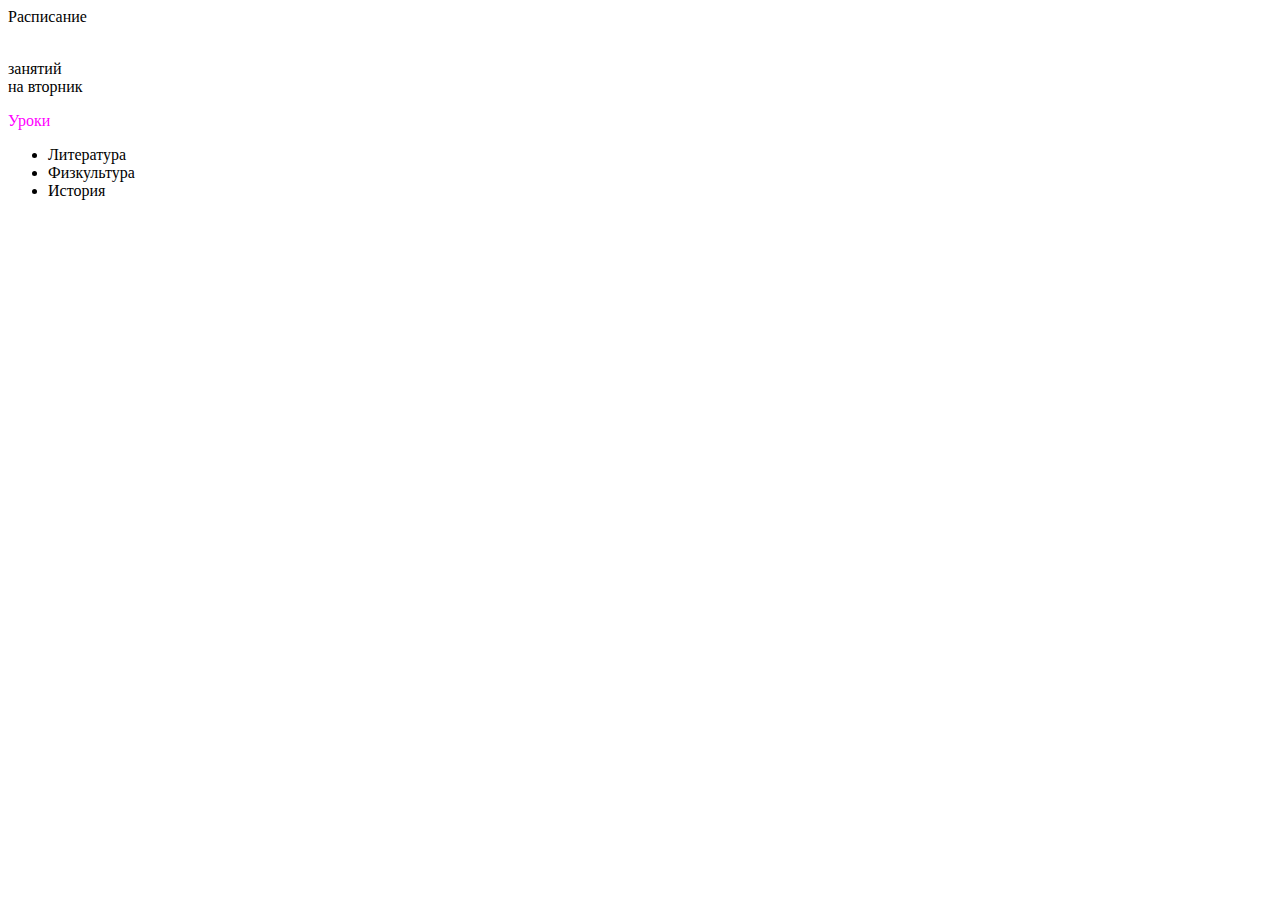
<file: Bonus Task/index.html>
<!DOCKTYPE html>
<html>
    <head>
        <title>Учебный файл HTML</title>
    </head>
    <body>
        <p>Расписание</p>
        <br>
        занятий
        <br>
        на вторник
        <p style="color: #ff00ff;">Уроки</p>
        <ul>
            <li>Литература</li>
            <li>Физкультура</li>
            <li>История</li>
        </ul>
    </body>
</html>
</file>
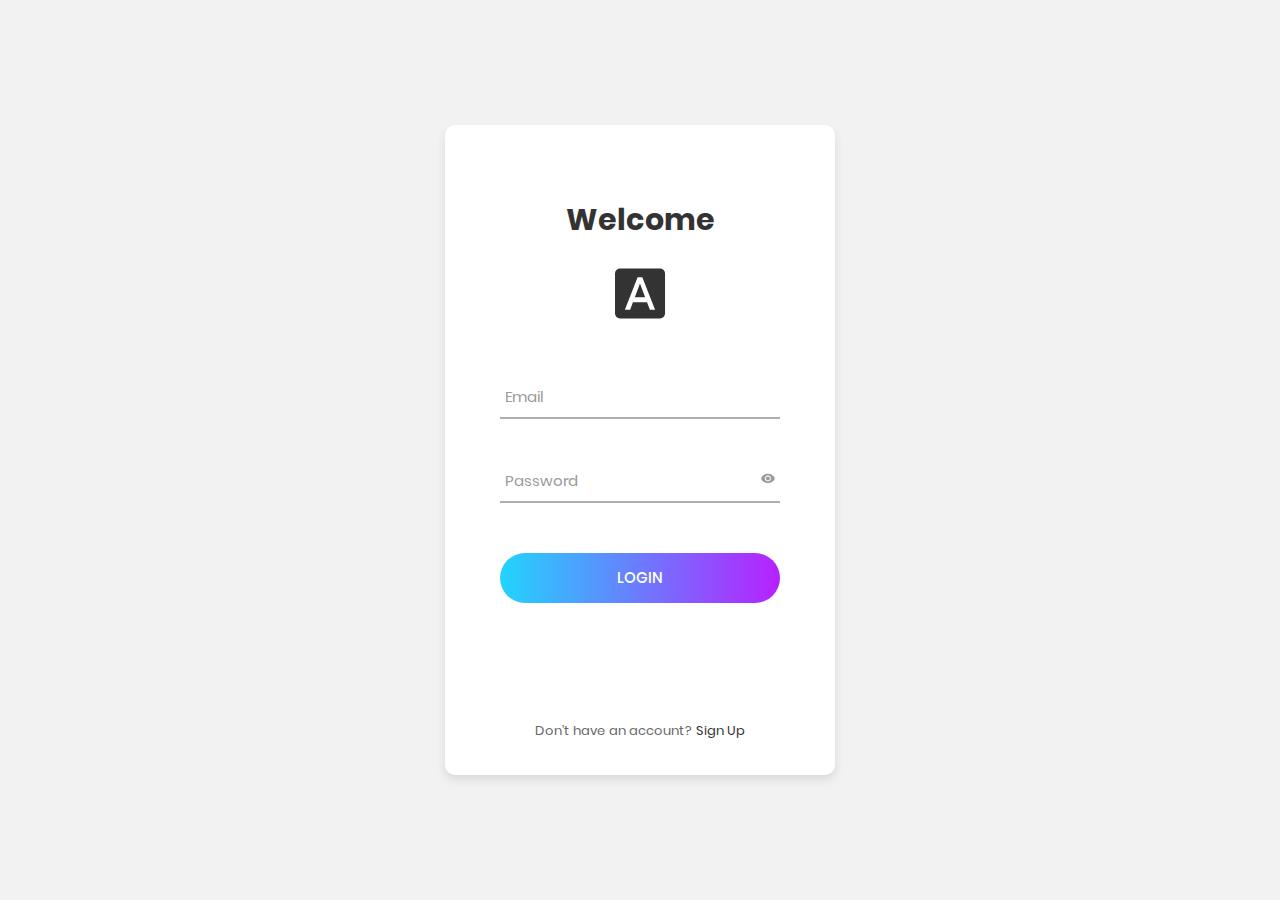
<file: Bonus Task/login-form-v2/Login_v2/index.html>
<!DOCTYPE html>
<html lang="en">
<head>
	<title>Login V2</title>
	<meta charset="UTF-8">
	<meta name="viewport" content="width=device-width, initial-scale=1">
<!--===============================================================================================-->	
	<link rel="icon" type="image/png" href="images/icons/favicon.ico"/>
<!--===============================================================================================-->
	<link rel="stylesheet" type="text/css" href="vendor/bootstrap/css/bootstrap.min.css">
<!--===============================================================================================-->
	<link rel="stylesheet" type="text/css" href="fonts/font-awesome-4.7.0/css/font-awesome.min.css">
<!--===============================================================================================-->
	<link rel="stylesheet" type="text/css" href="fonts/iconic/css/material-design-iconic-font.min.css">
<!--===============================================================================================-->
	<link rel="stylesheet" type="text/css" href="vendor/animate/animate.css">
<!--===============================================================================================-->	
	<link rel="stylesheet" type="text/css" href="vendor/css-hamburgers/hamburgers.min.css">
<!--===============================================================================================-->
	<link rel="stylesheet" type="text/css" href="vendor/animsition/css/animsition.min.css">
<!--===============================================================================================-->
	<link rel="stylesheet" type="text/css" href="vendor/select2/select2.min.css">
<!--===============================================================================================-->	
	<link rel="stylesheet" type="text/css" href="vendor/daterangepicker/daterangepicker.css">
<!--===============================================================================================-->
	<link rel="stylesheet" type="text/css" href="css/util.css">
	<link rel="stylesheet" type="text/css" href="css/main.css">
<!--===============================================================================================-->
</head>
<body>
	
	<div class="limiter">
		<div class="container-login100">
			<div class="wrap-login100">
				<form class="login100-form validate-form">
					<span class="login100-form-title p-b-26">
						Welcome
					</span>
					<span class="login100-form-title p-b-48">
						<i class="zmdi zmdi-font"></i>
					</span>

					<div class="wrap-input100 validate-input" data-validate = "Valid email is: a@b.c">
						<input class="input100" type="text" name="email">
						<span class="focus-input100" data-placeholder="Email"></span>
					</div>

					<div class="wrap-input100 validate-input" data-validate="Enter password">
						<span class="btn-show-pass">
							<i class="zmdi zmdi-eye"></i>
						</span>
						<input class="input100" type="password" name="pass">
						<span class="focus-input100" data-placeholder="Password"></span>
					</div>

					<div class="container-login100-form-btn">
						<div class="wrap-login100-form-btn">
							<div class="login100-form-bgbtn"></div>
							<button class="login100-form-btn">
								Login
							</button>
						</div>
					</div>

					<div class="text-center p-t-115">
						<span class="txt1">
							Don’t have an account?
						</span>

						<a class="txt2" href="#">
							Sign Up
						</a>
					</div>
				</form>
			</div>
		</div>
	</div>
	

	<div id="dropDownSelect1"></div>
	
<!--===============================================================================================-->
	<script src="vendor/jquery/jquery-3.2.1.min.js"></script>
<!--===============================================================================================-->
	<script src="vendor/animsition/js/animsition.min.js"></script>
<!--===============================================================================================-->
	<script src="vendor/bootstrap/js/popper.js"></script>
	<script src="vendor/bootstrap/js/bootstrap.min.js"></script>
<!--===============================================================================================-->
	<script src="vendor/select2/select2.min.js"></script>
<!--===============================================================================================-->
	<script src="vendor/daterangepicker/moment.min.js"></script>
	<script src="vendor/daterangepicker/daterangepicker.js"></script>
<!--===============================================================================================-->
	<script src="vendor/countdowntime/countdowntime.js"></script>
<!--===============================================================================================-->
	<script src="js/main.js"></script>

</body>
</html>
</file>
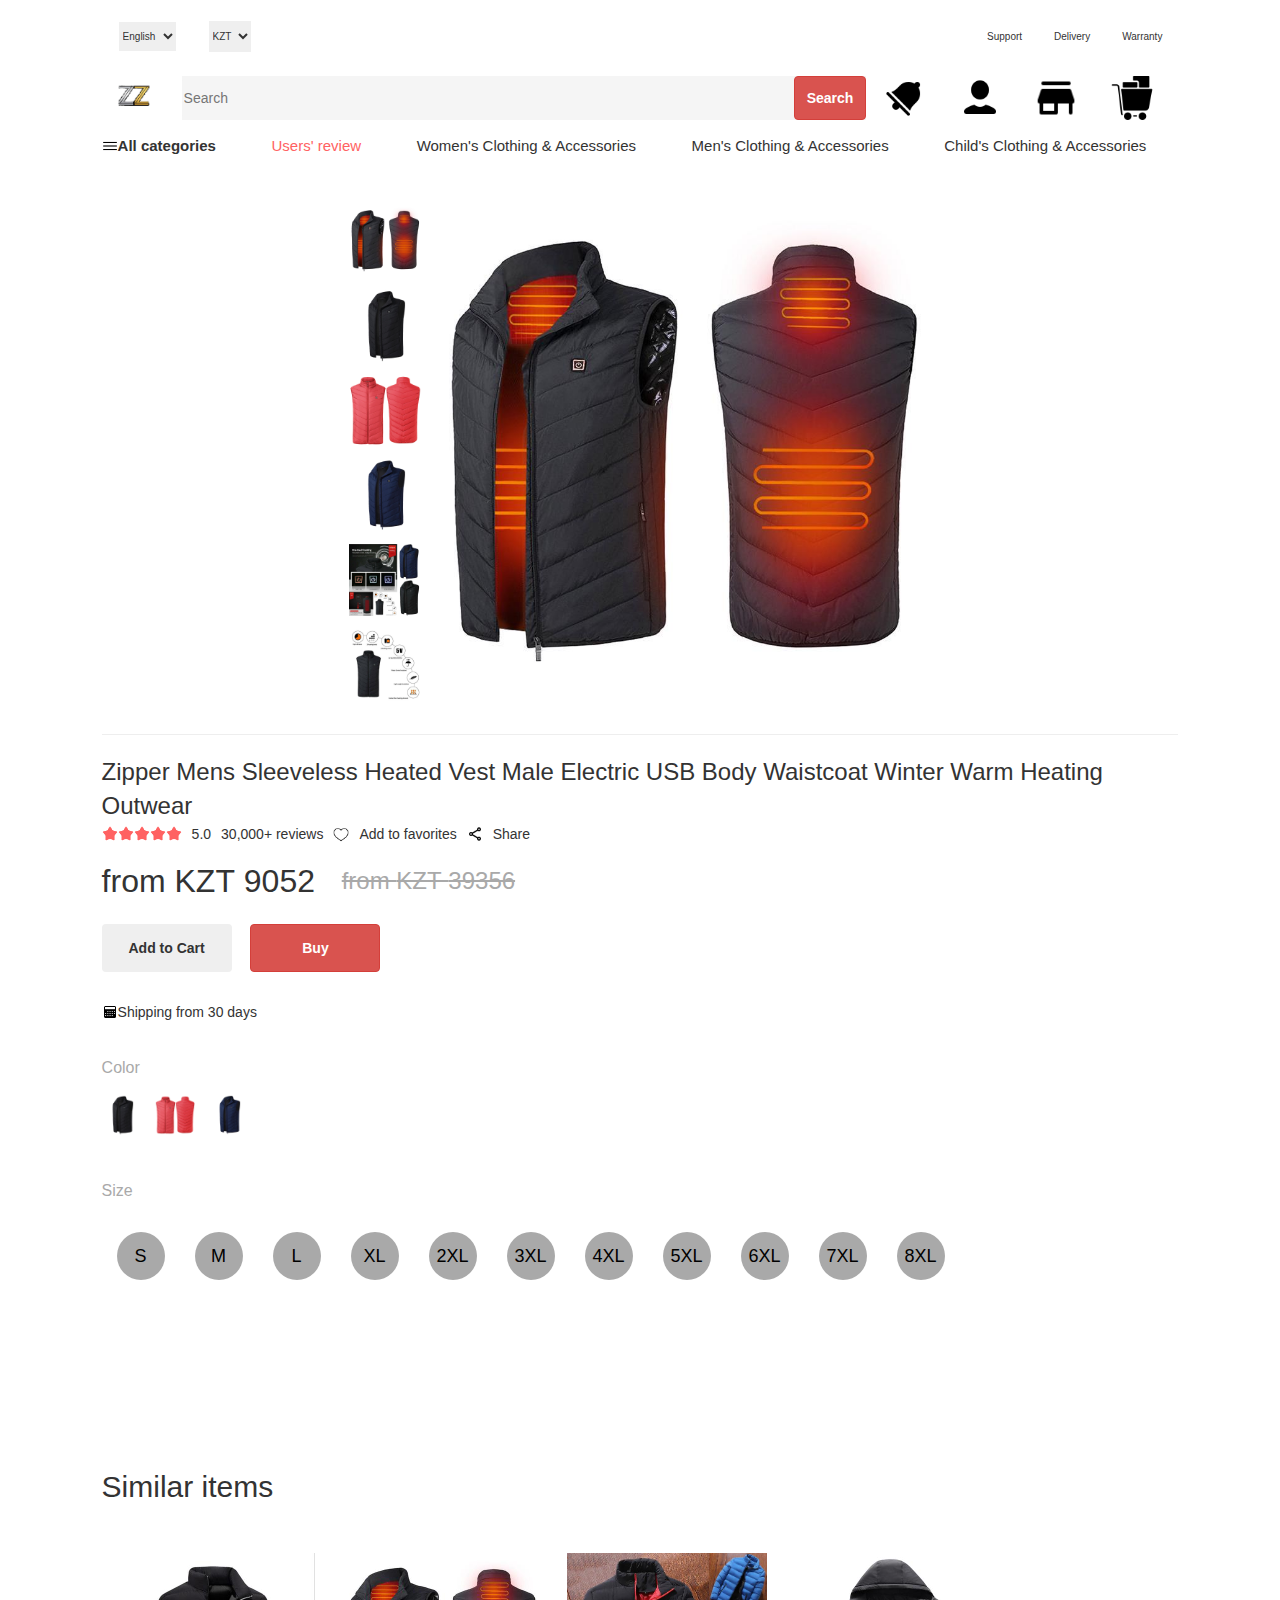
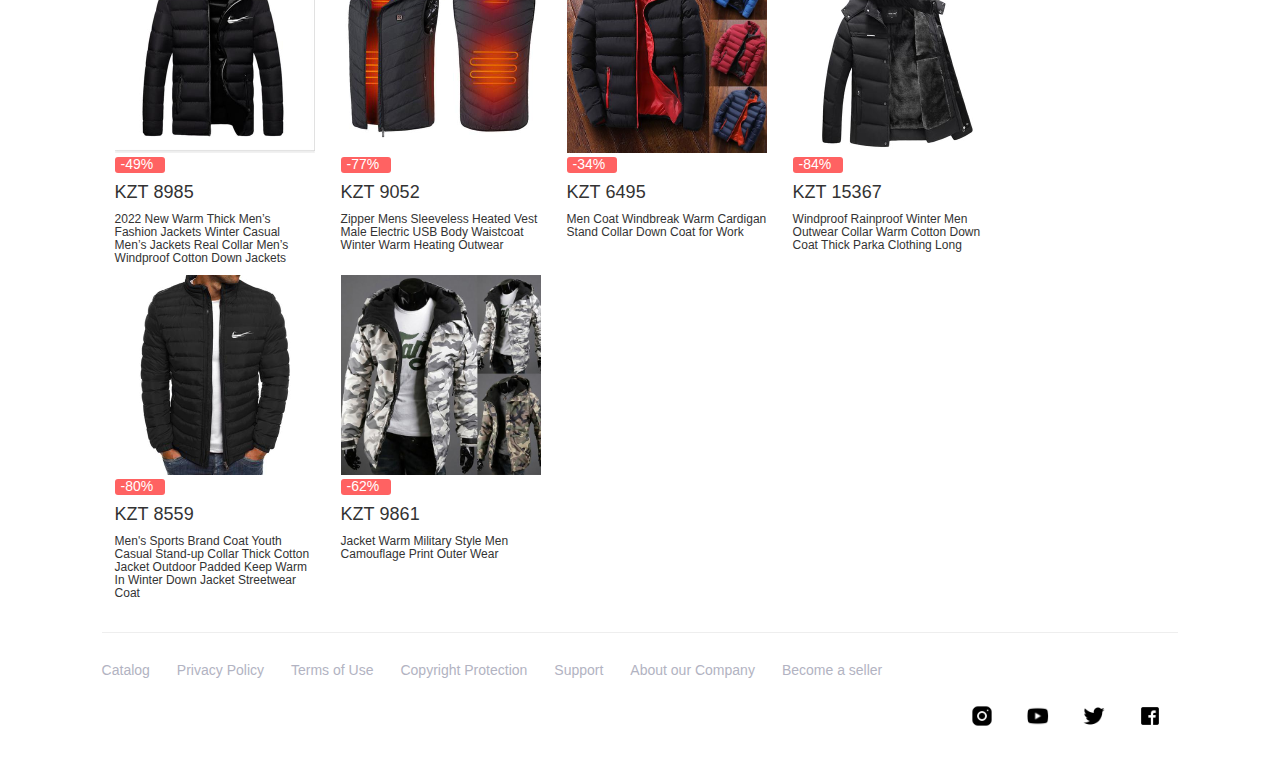
<file: Bonus Task/Jacket.html>
<!DOCTYPE html>
<html lang="en">
<head>
    <meta name="viewport" content="width=device-width, initial-scale=1.0">
    <title>Zipper Mens Sleeveles Outwear</title>
    <link rel="icon" type="image/x-icon" href="images/favicon.ico">
    <link rel="stylesheet" href="https://maxcdn.bootstrapcdn.com/bootstrap/3.4.1/css/bootstrap.min.css">    
    <link rel="stylesheet" href="css_files/style_of_header.css">
    <link rel="stylesheet" href="css_files/style_of_Jacket.css">
    <link rel="stylesheet" href="css_files/style_of_footer.css">
    <script src="https://ajax.googleapis.com/ajax/libs/jquery/3.5.1/jquery.min.js"></script>
    <script src="Script/header_script.js" defer></script>
    <script src="Script/product_script.js" defer></script>
</head>
<body>
    <header>
        <div id="margin_currency_language_support_delivery_warranty_div">
            <div id="currency_language_support_delivery_warranty_div" id="lang_currency">
                <div id="language_currency_div">
                    <select name="language" id="language_select">
                        <option value="English"><b>English</b></option>
                        <option value="Russian">Russian</option>
                        <option value="Kazakh">Kazakh</option>
                    </select>
                    <select name="currency" id="currency_select" onchange="changeCurrency()">
                        <option value="kz">KZT</option>
                        <option value="us">USD</option>
                    </select>
                </div>
                <div id="support_delivery_warranty">
                    <h6 id="support">Support</h6>
                    <h6 id="delivery">Delivery</h6>
                    <h6 id="warranty">Warranty</h6>
                </div>
            </div>
        </div>
        <div id="logo_search_searchButton_notification_signIn_myOrders_shoppingCart_div">
            <img src="images/icons8-menu-30.png" alt="Menu logo" id="menu_logo_for_mobile">
            <a href="MainPage.html"><img src="images/logo_of_website_trial.jpg" alt="logo of website" id="logo" height="40px"></a>
            <div id="div_search_searchButton">
                <div id="search_div">
                    <input type="text" name="search" id="search" placeholder="Search">
                </div>
                <button class="btn btn-danger" id="search_button" style="height: 44px; width: 78px;"><b>Search</b></button>
            </div>
            <div id="notification_signIn_myOrders_shoppingCart_div">
                <img src="images/icons8-notification-60.png" alt="Notification" id="notification" class="notification_signIn_myOrders_shoppingCart">
                <img src="images/icons8-person-60.png" alt="Sign in" id="sign_in" class="notification_signIn_myOrders_shoppingCart"  onclick="location.href = 'Sign_in.html'">
                <img src="images/icons8-shop-96.png" alt="My Orders" id="my_orders" class="notification_signIn_myOrders_shoppingCart">
                <img src="images/icons8-shopping-cart-120.png" alt="Shopping Cart" id="shopping_cart" class="notification_signIn_myOrders_shoppingCart">
            </div>
        </div>
        <div id="all_categories_user_review_categories">
            <div class="categories_div" id="all_categories_div">
                <img src="images/icons8-menu-30.png" alt="Menu logo" id="menu_logo">
                <h6 class="categories"><b>All categories</b></h6>
            </div>
            <div id="user_review_div" class="categories_div">
                <h6 id="user_review" class="categories">Users' review</h6>
            </div>
            <div class="categories_div">
                <a href="">
                    <h6 class="categories">Women's Clothing & Accessories</h6>
                </a>
            </div>
            <div class="categories_div">
                <a href="Men.html">
                    <h6 class="categories">Men's Clothing & Accessories</h6>
                </a>
            </div>
            <div class="categories_div">
                <a href="">
                    <h6 class="categories">Child's Clothing & Accessories</h6>
                </a>
            </div>
        </div>
        <div id="table_div">
            <table>
                <tr>
                    <td>
                        <a href="Men.html">
                            <div class="div_category">
                                <img src="images/icons8-male-user-48.png" alt="" class="img_category" height="20px"><h6 class="text_category">Men's Clothing & Accessories</h6>
                            </div>
                        </a>
                    </td>
                    <td>
                        <a href="">
                            <div class="div_category">
                                <img src="images/icons8-women-shoes-64.png" alt="" class="img_category" height="20px"><h6 class="text_category">Women's Clothing & Accessories</h6>
                            </div>
                        </a>
                    </td>
                    <td>
                        <a href="">
                            <div class="div_category">
                                <img src="images/icons8-family-48.png" alt="" class="img_category" height="20px"><h6 class="text_category">Child's Clothing & Accessories</h6>
                            </div>
                        </a>
                    </td>
                </tr>
                <tr>
                    <td>
                        <a href="">
                            <div class="div_category">
                                <img src="images/icons8-ranners-crossing-finish-line-48.png" alt="" class="img_category" height="20px"><h6 class="text_category">Hobby, Sport and Travelling</h6>
                            </div>
                        </a>
                    </td>
                    <td>
                        <a href="">
                            <div class="div_category">
                                <img src="images/icons8-lipstick-48.png" alt="" class="img_category" height="20px"><h6 class="text_category">Beauty</h6>
                            </div>
                        </a>
                    </td>
                    <td>
                        <a href="">
                            <div class="div_category">
                                <img src="images/icons8-medical-doctor-48.png" alt="" class="img_category" height="20px"><h6 class="text_category">Health</h6>    
                            </div>
                        </a>
                    </td>
                </tr>
                <tr>
                    <td>
                        <a href="">
                            <div class="div_category">
                                <img src="images/icons8-motherboard-48.png" alt="" class="img_category" height="20px"><h6 class="text_category">Electronics</h6>
                            </div>
                        </a>
                    </td>
                    <td>
                        <a href="">
                            <div class="div_category">
                                <img src="images/icons8-camera-48.png" alt="" class="img_category" height="20px"><h6 class="text_category">Cameras</h6>
                            </div>
                        </a>
                    </td>
                    <td>
                        <a href="">
                            <div class="div_category">
                                <img src="images/icons8-car-16.png" alt="" class="img_category" height="20px"><h6 class="text_category">Automobiles & Motorcycles</h6>
                            </div>
                        </a>
                    </td>
                </tr>
            </table>
        </div>
    </header>
    <main>
        <div id="all_information">
            <div id="comments_images">
                <div id="all_images_of_product">
                    <div id="images_of_product">
                        <div class="image_of_product">
                            <img src="images/Jacketfile1.jpeg" alt="" width="100%" onmouseover="image(this)">
                        </div>
                        <div class="image_of_product">
                            <img src="images/Jacketfile2.jpeg" alt="" width="100%" onmouseover="image(this)">
                        </div>
                        <div class="image_of_product">
                            <img src="images/Jacketfile3.jpeg" alt="" width="100%" onmouseover="image(this)">
                        </div>
                        <div class="image_of_product">
                            <img src="images/Jacketfile4.jpeg" alt="" width="100%" onmouseover="image(this)">
                        </div>
                        <div class="image_of_product">
                            <img src="images/Jacketfile5.jpeg" alt="" width="100%" onmouseover="image(this)">
                        </div>
                        <div class="image_of_product">
                            <img src="images/Jacketfile6.jpeg" alt="" width="100%" onmouseover="image(this)">                        
                        </div>
                    </div>
                    <div id="main_image_of_product_div">
                        <img src="images/Jacketfile1.jpeg" id="main_image_of_product" alt="" height="496.85px" id="main_image">
                    </div>
                </div>
                <div id="reviews">
                    <div id="Total_reviews">
                        <h4><b>Reviews</b> <b id="number_comments">30000</b></h4>
                    </div>
                    <hr>
                    <div id="comments">
                        <div class="comment_div">
                            <div class="comment_info">
                                <div class="image_of_account">
                                    <img src="images/icons8-person-60.png" height="36px" alt="">
                                </div>
                                <div>
                                    <h5><b>Zanggar Zhumagaliyev</b></h5>
                                    <h6><b class="date_of_comment">November 28, 2021</b></h6>
                                </div>
                            </div>
                            <div>
                                <h5>Good Product</h5>
                            </div>
                        </div>
                        <hr>
                        <div class="comment_div">
                            <div class="comment_info">
                                <div class="image_of_account">
                                    <img src="images/icons8-person-60.png" height="36px" alt="">
                                </div>
                                <div>
                                    <h5><b>Kainar Tursynbek</b></h5>
                                    <h6><b class="date_of_comment">November 25, 2021</b></h6>
                                </div>
                            </div>
                            <div>
                                <h5>It's perfect</h5>
                            </div>
                        </div>
                        <hr>
                        <div class="comment_div">
                            <div class="comment_info">
                                <div class="image_of_account">
                                    <img src="images/icons8-person-60.png" height="36px" alt="">
                                </div>
                                <div>
                                    <h5><b>Nursultan Myrzagulov</b></h5>
                                    <h6><b class="date_of_comment">October 25, 2021</b></h6>
                                </div>
                            </div>
                            <div>
                                <h5>Well done</h5>
                            </div>
                        </div>
                        <hr>
                        <div class="comment_div">
                            <div class="comment_info">
                                <div class="image_of_account">
                                    <img src="images/icons8-person-60.png" height="36px" alt="">
                                </div>
                                <div>
                                    <h5><b>Nursultan Nazarbaev</b></h5>
                                    <h6><b class="date_of_comment">November 29, 2021</b></h6>
                                </div>
                            </div>
                            <div>
                                <h5>Good job</h5>
                            </div>
                        </div>
                        <hr>
                    </div>
                </div>
                <hr id="extra_hr">
            </div>
            <div id="main_product_description">
                <div id="product_description_title">
                    Zipper Mens Sleeveless Heated Vest Male Electric USB Body Waistcoat Winter Warm Heating Outwear                </div>
                <div id="rating">
                    <div class="rating_details">
                        <img src="images/icons8-star-half-empty-60.png" height="16px" alt="">
                        <img src="images/icons8-star-half-empty-60.png" height="16px" alt="">
                        <img src="images/icons8-star-half-empty-60.png" height="16px" alt="">
                        <img src="images/icons8-star-half-empty-60.png" height="16px" alt="">
                        <img src="images/icons8-star-half-empty-60.png" height="16px" alt="">
                        <div class="rating_score">5.0</div>
                    </div>
                    <div class="rating_details">30,000+ reviews</div>
                    <div class="rating_details">
                        <img src="images/icons8-heart-50.png" height="16px" alt="">
                        <div class="rating_score">Add to favorites</div>
                    </div>
                    <div class="rating_details">
                        <img src="images/icons8-share-24.png" alt="" height="16px">
                        <div class="rating_score">Share</div>
                    </div>
                </div>
                <div id="price_div">
                    <div id="real_price_div">
                        <h2 class="price_text">from&nbsp;</h2>
                        <h2 class="currency_prices price_text">KZT&nbsp;</h2>
                        <h2 class="prices price_text">9052</h2>
                        <h2>&nbsp;&nbsp;&nbsp;</h2>
                    </div>
                    <div id="sale_div">
                        <strike><h3 class="price_text">from&nbsp;</h3></strike>
                        <strike><h3 class="currency_prices sale price_text">KZT&nbsp;</h3></strike>
                        <strike><h3 class="prices sale price_text">39356</h3></strike>
                    </div>
                </div>
                <button class="btn" id="search_button" style="height: 48px; width: 130px; margin: 15px 15px 0px 0px;"><b>Add to Cart</b></button>
                <button class="btn btn-danger" id="search_button" style="height: 48px; width: 130px; margin-top: 15px;"><b>Buy</b></button>
                <div id="shipping_detail">
                    <img src="images/icons8-calendar-30.png" alt="" height="16px">
                    <div>
                        Shipping from 30 days
                    </div>
                </div>
                <div>
                    <div id="color_title">Color</div>
                    <div>
                        <img src="images/Jacketfile2.jpeg" alt="" height="40px" class="images_color" onclick="color('Black'); image(this)">
                        <img src="images/Jacketfile3.jpeg" alt="" height="40px" class="images_color" onclick="color('Pink'); image(this)">
                        <img src="images/Jacketfile4.jpeg" alt="" height="40px" class="images_color" onclick="color('Blue'); image(this)">
                    </div>
                </div>
                <div>
                    <div id="size_title">Size</div>
                    <div id="size_of_cases">
                        <div class="sizes_of_case" onclick="size(this)">
                            S 
                        </div>
                        <div class="sizes_of_case" onclick="size(this)">
                            M
                        </div>
                        <div class="sizes_of_case" onclick="size(this)">
                            L
                        </div>
                        <div class="sizes_of_case" onclick="size(this)">
                            XL
                        </div>
                        <div class="sizes_of_case" onclick="size(this)">
                            2XL
                        </div>
                        <div class="sizes_of_case" onclick="size(this)">
                            3XL
                        </div>
                        <div class="sizes_of_case" onclick="size(this)">
                            4XL
                        </div>
                        <div class="sizes_of_case" onclick="size(this)">
                            5XL
                        </div>
                        <div class="sizes_of_case" onclick="size(this)">
                            6XL
                        </div>
                        <div class="sizes_of_case" onclick="size(this)">
                            7XL
                        </div>
                        <div class="sizes_of_case" onclick="size(this)">
                            8XL
                        </div>
                    </div>
                </div>
                <embed src="https://www.google.com/maps/embed?pb=!1m18!1m12!1m3!1d1718.6454008049905!2d-71.07787073663287!3d42.36955552931532!2m3!1f0!2f0!3f0!3m2!1i1024!2i768!4f13.1!3m3!1m2!1s0x89e370bc261e50e5%3A0xf3cba8437d505a26!2sHubSpot!5e0!3m2!1sen!2sus!4v1602001548652!5m2!1sen!2sus" width="100%"></embed>
            </div>
        </div>
        <div>
            <h2 id="similar_items_text">
                Similar items
            </h2>
        </div>
        <br>
        <br>
        <div id="products">
            <div class="product">
                <img src="images/Jackets1.jpeg" alt="" height="200px">
                <div class="percent_div">
                    <h5 class="percent">-49%</h5>
                </div>
                <div class="prices_div">
                    <h4 class="currency_prices">KZT&nbsp;</h4>
                    <h4 class="prices">8985</h4>
                </div>
                <div class="description">
                    <h6 class="description_text">2022 New Warm Thick Men’s Fashion Jackets Winter Casual Men’s Jackets Real Collar Men’s Windproof Cotton Down Jackets</h6>
                </div>
            </div>
            <div class="product">
                <img src="images/Jackets2.jpeg" alt="" height="200px" onclick="location.href='Jacket.html'">
                <div class="percent_div">
                    <h5 class="percent">-77%</h5>
                </div>
                <div class="prices_div">
                    <h4 class="currency_prices">KZT&nbsp;</h4>
                    <h4 class="prices">9052</h4>
                </div>
                <div class="description">
                    <h6 class="description_text">Zipper Mens Sleeveless Heated Vest Male Electric USB Body Waistcoat Winter Warm Heating Outwear</h6>
                </div>
            </div>
            <div class="product">
                <img src="images/Jackets3.jpeg" alt="" height="200px">
                <div class="percent_div">
                    <h5 class="percent">-34%</h5>
                </div>
                <div class="prices_div">
                    <h4 class="currency_prices">KZT&nbsp;</h4>
                    <h4 class="prices">6495</h4>
                </div>
                <div class="description">
                    <h6 class="description_text">Men Coat Windbreak Warm Cardigan Stand Collar Down Coat for Work</h6>
                </div>
            </div>
            <div class="product">
                <img src="images/Jackets4.jpeg" alt="" height="200px">
                <div class="percent_div">
                    <h5 class="percent">-84%</h5>
                </div>
                <div class="prices_div">
                    <h4 class="currency_prices">KZT&nbsp;</h4>
                    <h4 class="prices">15367</h4>
                </div>
                <div class="description">
                    <h6 class="description_text">Windproof Rainproof Winter Men Outwear Collar Warm Cotton Down Coat Thick Parka Clothing Long</h6>
                </div>
            </div>
            <div class="product">
                <img src="images/Jackets5.jpeg" alt="" height="200px">
                <div class="percent_div">
                    <h5 class="percent">-80%</h5>
                </div>
                <div class="prices_div">
                    <h4 class="currency_prices">KZT&nbsp;</h4>
                    <h4 class="prices">8559</h4>
                </div>
                <div class="description">
                    <h6 class="description_text">Men's Sports Brand Coat Youth Casual Stand-up Collar Thick Cotton Jacket Outdoor Padded Keep Warm In Winter Down Jacket Streetwear Coat</h6>
                </div>
            </div>
            <div class="product">
                <img src="images/Jackets6.jpeg" alt="" height="200px">
                <div class="percent_div">
                    <h5 class="percent">-62%</h5>
                </div>
                <div class="prices_div">
                    <h4 class="currency_prices">KZT&nbsp;</h4>
                    <h4 class="prices">9861</h4>
                </div>
                <div class="description">
                    <h6 class="description_text">Jacket Warm Military Style Men Camouflage Print Outer Wear</h6>
                </div>
            </div>
        </div>
    </main>
    <footer>
        <hr>
        <div id="foot">
            <div id="footer_tags">
                <h5>Catalog</h5>
                <h5>Privacy Policy</h5>
                <h5>Terms of Use</h5>
                <h5>Copyright Protection</h5>
                <h5>Support</h5>
                <h5>About our Company</h5>
                <h5>Become a seller</h5>
            </div>
            <div>
                <div>
                    <div id="logos">
                        <img src="images/icons8-instagram-30.png" alt="" height="24px">
                        <img src="images/icons8-youtube-50.png" alt="" height="24px">
                        <img src="images/icons8-twitter-30.png" alt="" height="24px">
                        <img src="images/icons8-facebook-30.png" alt="" height="24px">
                    </div>
                </div>
            </div>
        </div>
    </footer>
    <script>
        $("#all_categories_div").click(function(){
            $("#table_div").slideToggle();
        })
        $("#menu_logo_for_mobile").click(function(){
            $("#table_div").slideToggle();
        })
    </script>
</body>
</html>
</file>
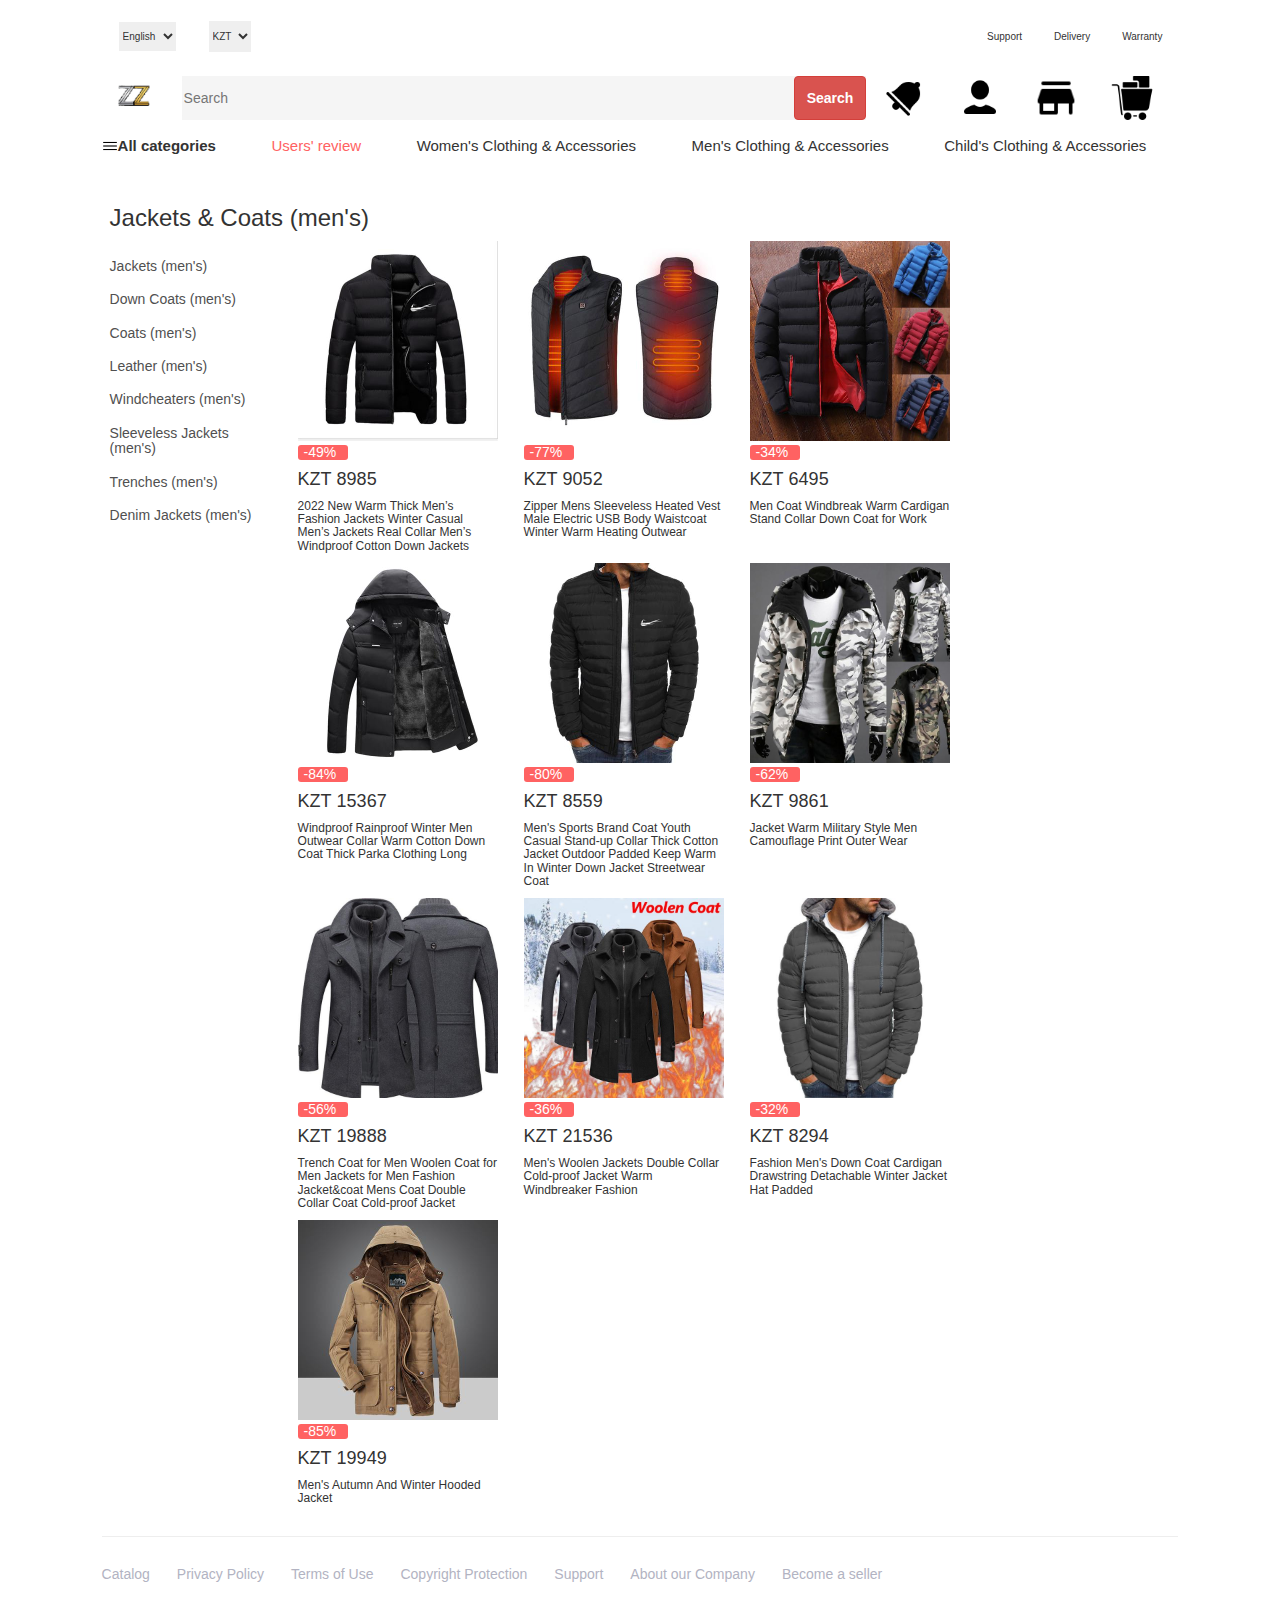
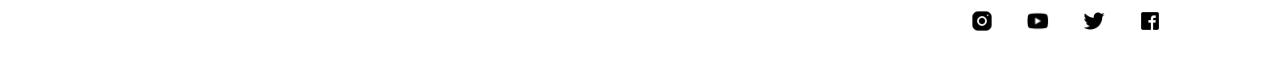
<file: Bonus Task/Jackets_and_Coats.html>
<!DOCTYPE html>
<html lang="en">
<head>
    <meta name="viewport" content="width=device-width, initial-scale=1.0">
    <title>Jackets & Coats (men's)</title>
    <link rel="icon" type="image/x-icon" href="images/favicon.ico">
    <link rel="stylesheet" href="https://maxcdn.bootstrapcdn.com/bootstrap/3.4.1/css/bootstrap.min.css">    
    <link rel="stylesheet" href="css_files/style_of_header.css">
    <link rel="stylesheet" href="css_files/style_of_footer.css">
    <link rel="stylesheet" href="css_files/style_of_Men.css">
    <script src="https://ajax.googleapis.com/ajax/libs/jquery/3.5.1/jquery.min.js"></script>
    <script src="Script/header_script.js" defer></script>
</head>
<body>
    <header>
        <div id="margin_currency_language_support_delivery_warranty_div">
            <div id="currency_language_support_delivery_warranty_div" id="lang_currency">
                <div id="language_currency_div">
                    <select name="language" id="language_select">
                        <option value="English"><b>English</b></option>
                        <option value="Russian">Russian</option>
                        <option value="Kazakh">Kazakh</option>
                    </select>
                    <select name="currency" id="currency_select" onchange="changeCurrency()">
                        <option value="kz">KZT</option>
                        <option value="us">USD</option>
                    </select>
                </div>
                <div id="support_delivery_warranty">
                    <h6 id="support">Support</h6>
                    <h6 id="delivery">Delivery</h6>
                    <h6 id="warranty">Warranty</h6>
                </div>
            </div>
        </div>
        <div id="logo_search_searchButton_notification_signIn_myOrders_shoppingCart_div">
            <img src="images/icons8-menu-30.png" alt="Menu logo" id="menu_logo_for_mobile">
            <a href="MainPage.html"><img src="images/logo_of_website_trial.jpg" alt="logo of website" id="logo" height="40px"></a>
            <div id="div_search_searchButton">
                <div id="search_div">
                    <input type="text" name="search" id="search" placeholder="Search">
                </div>
                <button class="btn btn-danger" id="search_button" style="height: 44px; width: 78px;"><b>Search</b></button>
            </div>
            <div id="notification_signIn_myOrders_shoppingCart_div">
                <img src="images/icons8-notification-60.png" alt="Notification" id="notification" class="notification_signIn_myOrders_shoppingCart">
                <img src="images/icons8-person-60.png" alt="Sign in" id="sign_in" class="notification_signIn_myOrders_shoppingCart"  onclick="location.href = 'Sign_in.html'">
                <img src="images/icons8-shop-96.png" alt="My Orders" id="my_orders" class="notification_signIn_myOrders_shoppingCart">
                <img src="images/icons8-shopping-cart-120.png" alt="Shopping Cart" id="shopping_cart" class="notification_signIn_myOrders_shoppingCart">
            </div>
        </div>
        <div id="all_categories_user_review_categories">
            <div class="categories_div" id="all_categories_div">
                <img src="images/icons8-menu-30.png" alt="Menu logo" id="menu_logo">
                <h6 class="categories"><b>All categories</b></h6>
            </div>
            <div id="user_review_div" class="categories_div">
                <h6 id="user_review" class="categories">Users' review</h6>
            </div>
            <div class="categories_div">
                <a href="">
                    <h6 class="categories">Women's Clothing & Accessories</h6>
                </a>
            </div>
            <div class="categories_div">
                <a href="Men.html">
                    <h6 class="categories">Men's Clothing & Accessories</h6>
                </a>
            </div>
            <div class="categories_div">
                <a href="">
                    <h6 class="categories">Child's Clothing & Accessories</h6>
                </a>
            </div>
        </div>
        <div id="table_div">
            <table>
                <tr>
                    <td>
                        <a href="Men.html">
                            <div class="div_category">
                                <img src="images/icons8-male-user-48.png" alt="" class="img_category" height="20px"><h6 class="text_category">Men's Clothing & Accessories</h6>
                            </div>
                        </a>
                    </td>
                    <td>
                        <a href="">
                            <div class="div_category">
                                <img src="images/icons8-women-shoes-64.png" alt="" class="img_category" height="20px"><h6 class="text_category">Women's Clothing & Accessories</h6>
                            </div>
                        </a>
                    </td>
                    <td>
                        <a href="">
                            <div class="div_category">
                                <img src="images/icons8-family-48.png" alt="" class="img_category" height="20px"><h6 class="text_category">Child's Clothing & Accessories</h6>
                            </div>
                        </a>
                    </td>
                </tr>
                <tr>
                    <td>
                        <a href="">
                            <div class="div_category">
                                <img src="images/icons8-ranners-crossing-finish-line-48.png" alt="" class="img_category" height="20px"><h6 class="text_category">Hobby, Sport and Travelling</h6>
                            </div>
                        </a>
                    </td>
                    <td>
                        <a href="">
                            <div class="div_category">
                                <img src="images/icons8-lipstick-48.png" alt="" class="img_category" height="20px"><h6 class="text_category">Beauty</h6>
                            </div>
                        </a>
                    </td>
                    <td>
                        <a href="">
                            <div class="div_category">
                                <img src="images/icons8-medical-doctor-48.png" alt="" class="img_category" height="20px"><h6 class="text_category">Health</h6>    
                            </div>
                        </a>
                    </td>
                </tr>
                <tr>
                    <td>
                        <a href="">
                            <div class="div_category">
                                <img src="images/icons8-motherboard-48.png" alt="" class="img_category" height="20px"><h6 class="text_category">Electronics</h6>
                            </div>
                        </a>
                    </td>
                    <td>
                        <a href="">
                            <div class="div_category">
                                <img src="images/icons8-camera-48.png" alt="" class="img_category" height="20px"><h6 class="text_category">Cameras</h6>
                            </div>
                        </a>
                    </td>
                    <td>
                        <a href="">
                            <div class="div_category">
                                <img src="images/icons8-car-16.png" alt="" class="img_category" height="20px"><h6 class="text_category">Automobiles & Motorcycles</h6>
                            </div>
                        </a>
                    </td>
                </tr>
            </table>
        </div>
    </header>
    <main>
        <h3>Jackets & Coats (men's)</h3>
        <div id="main_Men">
            <div id="men_categories_div">
                <h6 class="men_categories">Jackets (men's)</h6>
                <h6 class="men_categories">Down Coats (men's)</h6>
                <h6 class="men_categories">Coats (men's)</h6>
                <h6 class="men_categories">Leather (men's)</h6>
                <h6 class="men_categories">Windcheaters (men's)</h6>
                <h6 class="men_categories">Sleeveless Jackets (men's)</h6>
                <h6 class="men_categories">Trenches (men's)</h6>
                <h6 class="men_categories">Denim Jackets (men's)</h6>
            </div>
            <div>
                <div id="products">
                    <div class="product">
                        <img src="images/Jackets1.jpeg" alt="" height="200px">
                        <div class="percent_div">
                            <h5 class="percent">-49%</h5>
                        </div>
                        <div class="prices_div">
                            <h4 class="currency_prices">KZT&nbsp;</h4>
                            <h4 class="prices">8985</h4>
                        </div>
                        <div class="description">
                            <h6 class="description_text">2022 New Warm Thick Men’s Fashion Jackets Winter Casual Men’s Jackets Real Collar Men’s Windproof Cotton Down Jackets</h6>
                        </div>
                    </div>
                    <div class="product">
                        <img src="images/Jackets2.jpeg" alt="" height="200px" onclick="location.href='Jacket.html'">
                        <div class="percent_div">
                            <h5 class="percent">-77%</h5>
                        </div>
                        <div class="prices_div">
                            <h4 class="currency_prices">KZT&nbsp;</h4>
                            <h4 class="prices">9052</h4>
                        </div>
                        <div class="description">
                            <h6 class="description_text">Zipper Mens Sleeveless Heated Vest Male Electric USB Body Waistcoat Winter Warm Heating Outwear</h6>
                        </div>
                    </div>
                    <div class="product">
                        <img src="images/Jackets3.jpeg" alt="" height="200px">
                        <div class="percent_div">
                            <h5 class="percent">-34%</h5>
                        </div>
                        <div class="prices_div">
                            <h4 class="currency_prices">KZT&nbsp;</h4>
                            <h4 class="prices">6495</h4>
                        </div>
                        <div class="description">
                            <h6 class="description_text">Men Coat Windbreak Warm Cardigan Stand Collar Down Coat for Work</h6>
                        </div>
                    </div>
                    <div class="product">
                        <img src="images/Jackets4.jpeg" alt="" height="200px">
                        <div class="percent_div">
                            <h5 class="percent">-84%</h5>
                        </div>
                        <div class="prices_div">
                            <h4 class="currency_prices">KZT&nbsp;</h4>
                            <h4 class="prices">15367</h4>
                        </div>
                        <div class="description">
                            <h6 class="description_text">Windproof Rainproof Winter Men Outwear Collar Warm Cotton Down Coat Thick Parka Clothing Long</h6>
                        </div>
                    </div>
                    <div class="product">
                        <img src="images/Jackets5.jpeg" alt="" height="200px">
                        <div class="percent_div">
                            <h5 class="percent">-80%</h5>
                        </div>
                        <div class="prices_div">
                            <h4 class="currency_prices">KZT&nbsp;</h4>
                            <h4 class="prices">8559</h4>
                        </div>
                        <div class="description">
                            <h6 class="description_text">Men's Sports Brand Coat Youth Casual Stand-up Collar Thick Cotton Jacket Outdoor Padded Keep Warm In Winter Down Jacket Streetwear Coat</h6>
                        </div>
                    </div>
                    <div class="product">
                        <img src="images/Jackets6.jpeg" alt="" height="200px">
                        <div class="percent_div">
                            <h5 class="percent">-62%</h5>
                        </div>
                        <div class="prices_div">
                            <h4 class="currency_prices">KZT&nbsp;</h4>
                            <h4 class="prices">9861</h4>
                        </div>
                        <div class="description">
                            <h6 class="description_text">Jacket Warm Military Style Men Camouflage Print Outer Wear</h6>
                        </div>
                    </div>
                    <div class="product">
                        <img src="images/Jackets7.jpeg" alt="" height="200px">
                        <div class="percent_div">
                            <h5 class="percent">-56%</h5>
                        </div>
                        <div class="prices_div">
                            <h4 class="currency_prices">KZT&nbsp;</h4>
                            <h4 class="prices">19888</h4>
                        </div>
                        <div class="description">
                            <h6 class="description_text">Trench Coat for Men Woolen Coat for Men Jackets for Men Fashion Jacket&coat Mens Coat Double Collar Coat Cold-proof Jacket</h6>
                        </div>
                    </div>
                    <div class="product">
                        <img src="images/Jackets8.jpeg" alt="" height="200px">
                        <div class="percent_div">
                            <h5 class="percent">-36%</h5>
                        </div>
                        <div class="prices_div">
                            <h4 class="currency_prices">KZT&nbsp;</h4>
                            <h4 class="prices">21536</h4>
                        </div>
                        <div class="description">
                            <h6 class="description_text">Men's Woolen Jackets Double Collar Cold-proof Jacket Warm Windbreaker Fashion</h6>
                        </div>
                    </div>
                    <div class="product">
                        <img src="images/Jackets9.jpeg" alt="" height="200px">
                        <div class="percent_div">
                            <h5 class="percent">-32%</h5>
                        </div>
                        <div class="prices_div">
                            <h4 class="currency_prices">KZT&nbsp;</h4>
                            <h4 class="prices">8294</h4>
                        </div>
                        <div class="description">
                            <h6 class="description_text">Fashion Men's Down Coat Cardigan Drawstring Detachable Winter Jacket Hat Padded</h6>
                        </div>
                    </div>
                    <div class="product">
                        <img src="images/Jackets10.jpeg" alt="" height="200px">
                        <div class="percent_div">
                            <h5 class="percent">-85%</h5>
                        </div>
                        <div class="prices_div">
                            <h4 class="currency_prices">KZT&nbsp;</h4>
                            <h4 class="prices">19949</h4>
                        </div>
                        <div class="description">
                            <h6 class="description_text">Men's Autumn And Winter Hooded Jacket</h6>
                        </div>
                    </div>
                </div>
            </div>
        </div>
    </main>
    <footer>
        <hr>
        <div id="foot">
            <div id="footer_tags">
                <h5>Catalog</h5>
                <h5>Privacy Policy</h5>
                <h5>Terms of Use</h5>
                <h5>Copyright Protection</h5>
                <h5>Support</h5>
                <h5>About our Company</h5>
                <h5>Become a seller</h5>
            </div>
            <div>
                <div>
                    <div id="logos">
                        <img src="images/icons8-instagram-30.png" alt="" height="24px">
                        <img src="images/icons8-youtube-50.png" alt="" height="24px">
                        <img src="images/icons8-twitter-30.png" alt="" height="24px">
                        <img src="images/icons8-facebook-30.png" alt="" height="24px">
                    </div>
                </div>
            </div>
        </div>
    </footer>
    <script>
        $("#all_categories_div").click(function(){
            $("#table_div").slideToggle();
        })
        $("#menu_logo_for_mobile").click(function(){
            $("#table_div").slideToggle();
        })
    </script>
</body>
</file>
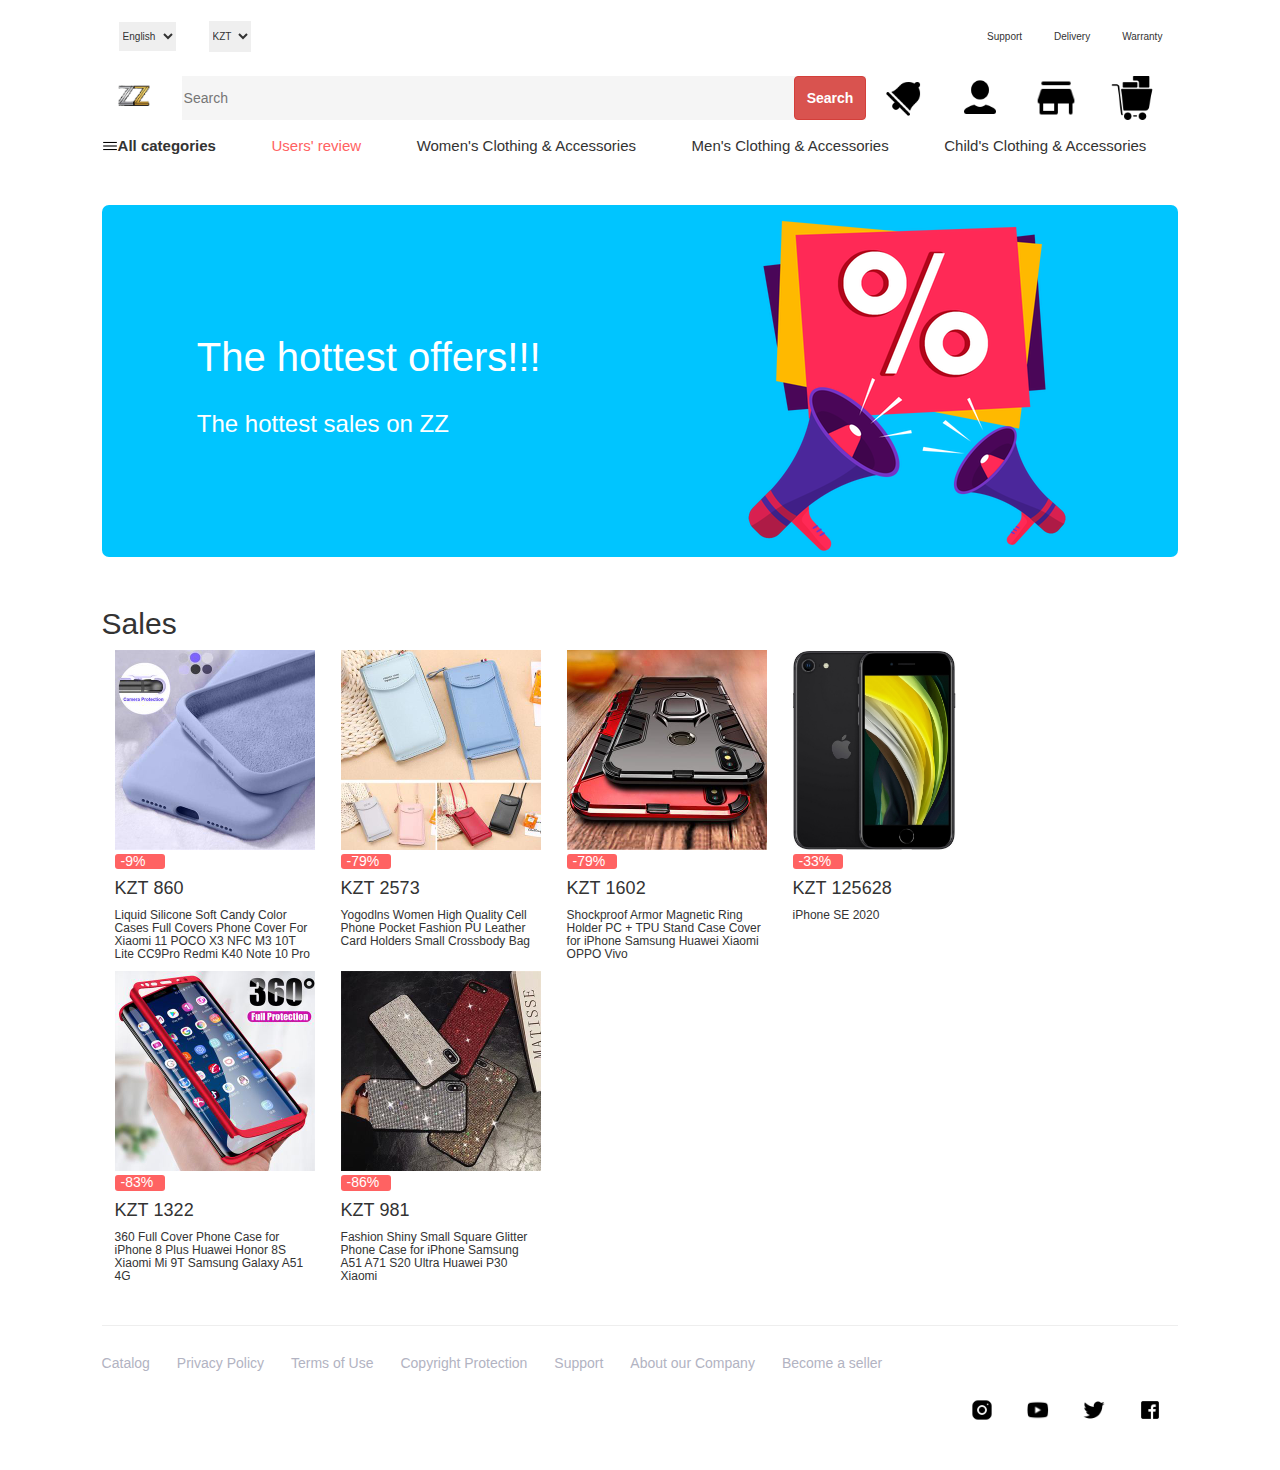
<file: Bonus Task/MainPage.html>
<!DOCTYPE html>
<html lang="en">
<head>
    <meta name="viewport" content="width=device-width, initial-scale=1.0">
    <title>ZZ Shopping</title>
    <link rel="icon" type="image/x-icon" href="images/favicon.ico">
    <link rel="stylesheet" href="https://maxcdn.bootstrapcdn.com/bootstrap/3.4.1/css/bootstrap.min.css">    
    <link rel="stylesheet" href="css_files/style_of_header.css">
    <link rel="stylesheet" href="css_files/stule_of_MainPage.css">
    <link rel="stylesheet" href="css_files/style_of_footer.css">
    <script src="https://ajax.googleapis.com/ajax/libs/jquery/3.5.1/jquery.min.js"></script>
    <script src="Script/header_script.js" defer></script>
</head>
<body>
    <header>
        <div id="margin_currency_language_support_delivery_warranty_div">
            <div id="currency_language_support_delivery_warranty_div" id="lang_currency">
                <div id="language_currency_div">
                    <select name="language" id="language_select">
                        <option value="English"><b>English</b></option>
                        <option value="Russian">Russian</option>
                        <option value="Kazakh">Kazakh</option>
                    </select>
                    <select name="currency" id="currency_select" onchange="changeCurrency()">
                        <option value="kz">KZT</option>
                        <option value="us">USD</option>
                    </select>
                </div>
                <div id="support_delivery_warranty">
                    <h6 id="support">Support</h6>
                    <h6 id="delivery">Delivery</h6>
                    <h6 id="warranty">Warranty</h6>
                </div>
            </div>
        </div>
        <div id="logo_search_searchButton_notification_signIn_myOrders_shoppingCart_div">
            <img src="images/icons8-menu-30.png" alt="Menu logo" id="menu_logo_for_mobile">
            <a href="MainPage.html"><img src="images/logo_of_website_trial.jpg" alt="logo of website" id="logo" height="40px"></a>
            <div id="div_search_searchButton">
                <div id="search_div">
                    <input type="text" name="search" id="search" placeholder="Search">
                </div>
                <button class="btn btn-danger" id="search_button" style="height: 44px; width: 78px;"><b>Search</b></button>
            </div>
            <div id="notification_signIn_myOrders_shoppingCart_div">
                <img src="images/icons8-notification-60.png" alt="Notification" id="notification" class="notification_signIn_myOrders_shoppingCart">
                <img src="images/icons8-person-60.png" alt="Sign in" id="sign_in" class="notification_signIn_myOrders_shoppingCart" onclick="location.href = 'Sign_in.html'">
                <img src="images/icons8-shop-96.png" alt="My Orders" id="my_orders" class="notification_signIn_myOrders_shoppingCart">
                <img src="images/icons8-shopping-cart-120.png" alt="Shopping Cart" id="shopping_cart" class="notification_signIn_myOrders_shoppingCart">
            </div>
        </div>
        <div id="all_categories_user_review_categories">
            <div class="categories_div" id="all_categories_div">
                <img src="images/icons8-menu-30.png" alt="Menu logo" id="menu_logo">
                <h6 class="categories"><b>All categories</b></h6>
            </div>
            <div id="user_review_div" class="categories_div">
                <h6 id="user_review" class="categories">Users' review</h6>
            </div>
            <div class="categories_div">
                <a href="">
                    <h6 class="categories">Women's Clothing & Accessories</h6>
                </a>
            </div>
            <div class="categories_div">
                <a href="Men.html">
                    <h6 class="categories">Men's Clothing & Accessories</h6>
                </a>
            </div>
            <div class="categories_div">
                <a href="">
                    <h6 class="categories">Child's Clothing & Accessories</h6>
                </a>
            </div>
        </div>
        <div id="table_div">
            <table>
                <tr>
                    <td>
                        <a href="Men.html">
                            <div class="div_category">
                                <img src="images/icons8-male-user-48.png" alt="" class="img_category" height="20px"><h6 class="text_category">Men's Clothing & Accessories</h6>
                            </div>
                        </a>
                    </td>
                    <td>
                        <a href="">
                            <div class="div_category">
                                <img src="images/icons8-women-shoes-64.png" alt="" class="img_category" height="20px"><h6 class="text_category">Women's Clothing & Accessories</h6>
                            </div>
                        </a>
                    </td>
                    <td>
                        <a href="">
                            <div class="div_category">
                                <img src="images/icons8-family-48.png" alt="" class="img_category" height="20px"><h6 class="text_category">Child's Clothing & Accessories</h6>
                            </div>
                        </a>
                    </td>
                </tr>
                <tr>
                    <td>
                        <a href="">
                            <div class="div_category">
                                <img src="images/icons8-ranners-crossing-finish-line-48.png" alt="" class="img_category" height="20px"><h6 class="text_category">Hobby, Sport and Travelling</h6>
                            </div>
                        </a>
                    </td>
                    <td>
                        <a href="">
                            <div class="div_category">
                                <img src="images/icons8-lipstick-48.png" alt="" class="img_category" height="20px"><h6 class="text_category">Beauty</h6>
                            </div>
                        </a>
                    </td>
                    <td>
                        <a href="">
                            <div class="div_category">
                                <img src="images/icons8-medical-doctor-48.png" alt="" class="img_category" height="20px"><h6 class="text_category">Health</h6>    
                            </div>
                        </a>
                    </td>
                </tr>
                <tr>
                    <td>
                        <a href="">
                            <div class="div_category">
                                <img src="images/icons8-motherboard-48.png" alt="" class="img_category" height="20px"><h6 class="text_category">Electronics</h6>
                            </div>
                        </a>
                    </td>
                    <td>
                        <a href="">
                            <div class="div_category">
                                <img src="images/icons8-camera-48.png" alt="" class="img_category" height="20px"><h6 class="text_category">Cameras</h6>
                            </div>
                        </a>
                    </td>
                    <td>
                        <a href="">
                            <div class="div_category">
                                <img src="images/icons8-car-16.png" alt="" class="img_category" height="20px"><h6 class="text_category">Automobiles & Motorcycles</h6>
                            </div>
                        </a>
                    </td>
                </tr>
            </table>
        </div>
    </header>
    <main>
        <div id="sales_ad">
            <div id="sales_ad_text_div">
                <h1 id="sales_ad_text">The hottest offers!!!</h1>
                <h3>The hottest sales on ZZ</h3>
            </div>
            <img src="images/sales_ad_image.png" alt="">      
        </div>
        <div>
            <div>
                <h2 id="sales_text">
                    Sales
                </h2>
            </div>
            <div id="products">
                <div class="product">
                    <img src="images/Gadgets.jpeg" alt="" height="200px">
                    <div class="percent_div">
                        <h5 class="percent">-9%</h5>
                    </div>
                    <div class="prices_div">
                        <h4 class="currency_prices">KZT&nbsp;</h4>
                        <h4 class="prices">860</h4>
                    </div>
                    <div class="description">
                        <h6 class="description_text">Liquid Silicone Soft Candy Color Cases Full Covers Phone Cover For Xiaomi 11 POCO X3 NFC M3 10T Lite CC9Pro Redmi K40 Note 10 Pro</h6>
                    </div>
                </div>
                <div class="product">
                    <img src="images/portmane.jpeg" alt="" height="200px">
                    <div class="percent_div">
                        <h5 class="percent">-79%</h5>
                    </div>
                    <div class="prices_div">
                        <h4 class="currency_prices">KZT&nbsp;</h4>
                        <h4 class="prices">2573</h4>
                    </div>
                    <div class="description">
                        <h6 class="description_text">Yogodlns Women High Quality Cell Phone Pocket Fashion PU Leather Card Holders Small Crossbody Bag</h6>
                    </div>
                </div>
                <div class="product">
                    <img src="images/phonecase.jpeg" onclick="location.href='Shockproof.html'" alt="" height="200px">
                    <div class="percent_div">
                        <h5 class="percent">-79%</h5>
                    </div>
                    <div class="prices_div">
                        <h4 class="currency_prices">KZT&nbsp;</h4>
                        <h4 class="prices">1602</h4>
                    </div>
                    <div class="description">
                        <h6 class="description_text">Shockproof Armor Magnetic Ring Holder PC + TPU Stand Case Cover for iPhone Samsung Huawei Xiaomi OPPO Vivo</h6>
                    </div>
                </div>
                <div class="product">
                    <img src="images/iphoneSE2020.jpg" alt="" height="200px">
                    <div class="percent_div">
                        <h5 class="percent">-33%</h5>
                    </div>
                    <div class="prices_div">
                        <h4 class="currency_prices">KZT&nbsp;</h4>
                        <h4 class="prices">125628</h4>
                    </div>
                    <div class="description">
                        <h6 class="description_text">iPhone SE 2020</h6>
                    </div>
                </div>
                <div class="product">
                    <img src="images/screenphonecase.jpeg" alt="" height="200px">
                    <div class="percent_div">
                        <h5 class="percent">-83%</h5>
                    </div>
                    <div class="prices_div">
                        <h4 class="currency_prices">KZT&nbsp;</h4>
                        <h4 class="prices">1322</h4>
                    </div>
                    <div class="description">
                        <h6 class="description_text">360 Full Cover Phone Case for iPhone 8 Plus Huawei Honor 8S Xiaomi Mi 9T Samsung Galaxy A51 4G</h6>
                    </div>
                </div>
                <div class="product">
                    <img src="images/shinyphonecase.jpeg" alt="" height="200px">
                    <div class="percent_div">
                        <h5 class="percent">-86%</h5>
                    </div>
                    <div class="prices_div">
                        <h4 class="currency_prices">KZT&nbsp;</h4>
                        <h4 class="prices">981</h4>
                    </div>
                    <div class="description">
                        <h6 class="description_text">Fashion Shiny Small Square Glitter Phone Case for iPhone Samsung A51 A71 S20 Ultra Huawei P30 Xiaomi</h6>
                    </div>
                </div>
            </div>
        </div>
    </main>
    <footer>
        <hr>
        <div id="foot">
            <div id="footer_tags">
                <h5>Catalog</h5>
                <h5>Privacy Policy</h5>
                <h5>Terms of Use</h5>
                <h5>Copyright Protection</h5>
                <h5>Support</h5>
                <h5>About our Company</h5>
                <h5>Become a seller</h5>
            </div>
            <div>
                <div>
                    <div id="logos">
                        <img src="images/icons8-instagram-30.png" alt="" height="24px">
                        <img src="images/icons8-youtube-50.png" alt="" height="24px">
                        <img src="images/icons8-twitter-30.png" alt="" height="24px">
                        <img src="images/icons8-facebook-30.png" alt="" height="24px">
                    </div>
                </div>
            </div>
        </div>
    </footer>
    <script>
        $("#all_categories_div").click(function(){
            $("#table_div").slideToggle();
        })
        $("#menu_logo_for_mobile").click(function(){
            $("#table_div").slideToggle();
        })
    </script>
</body>
</html>
</file>
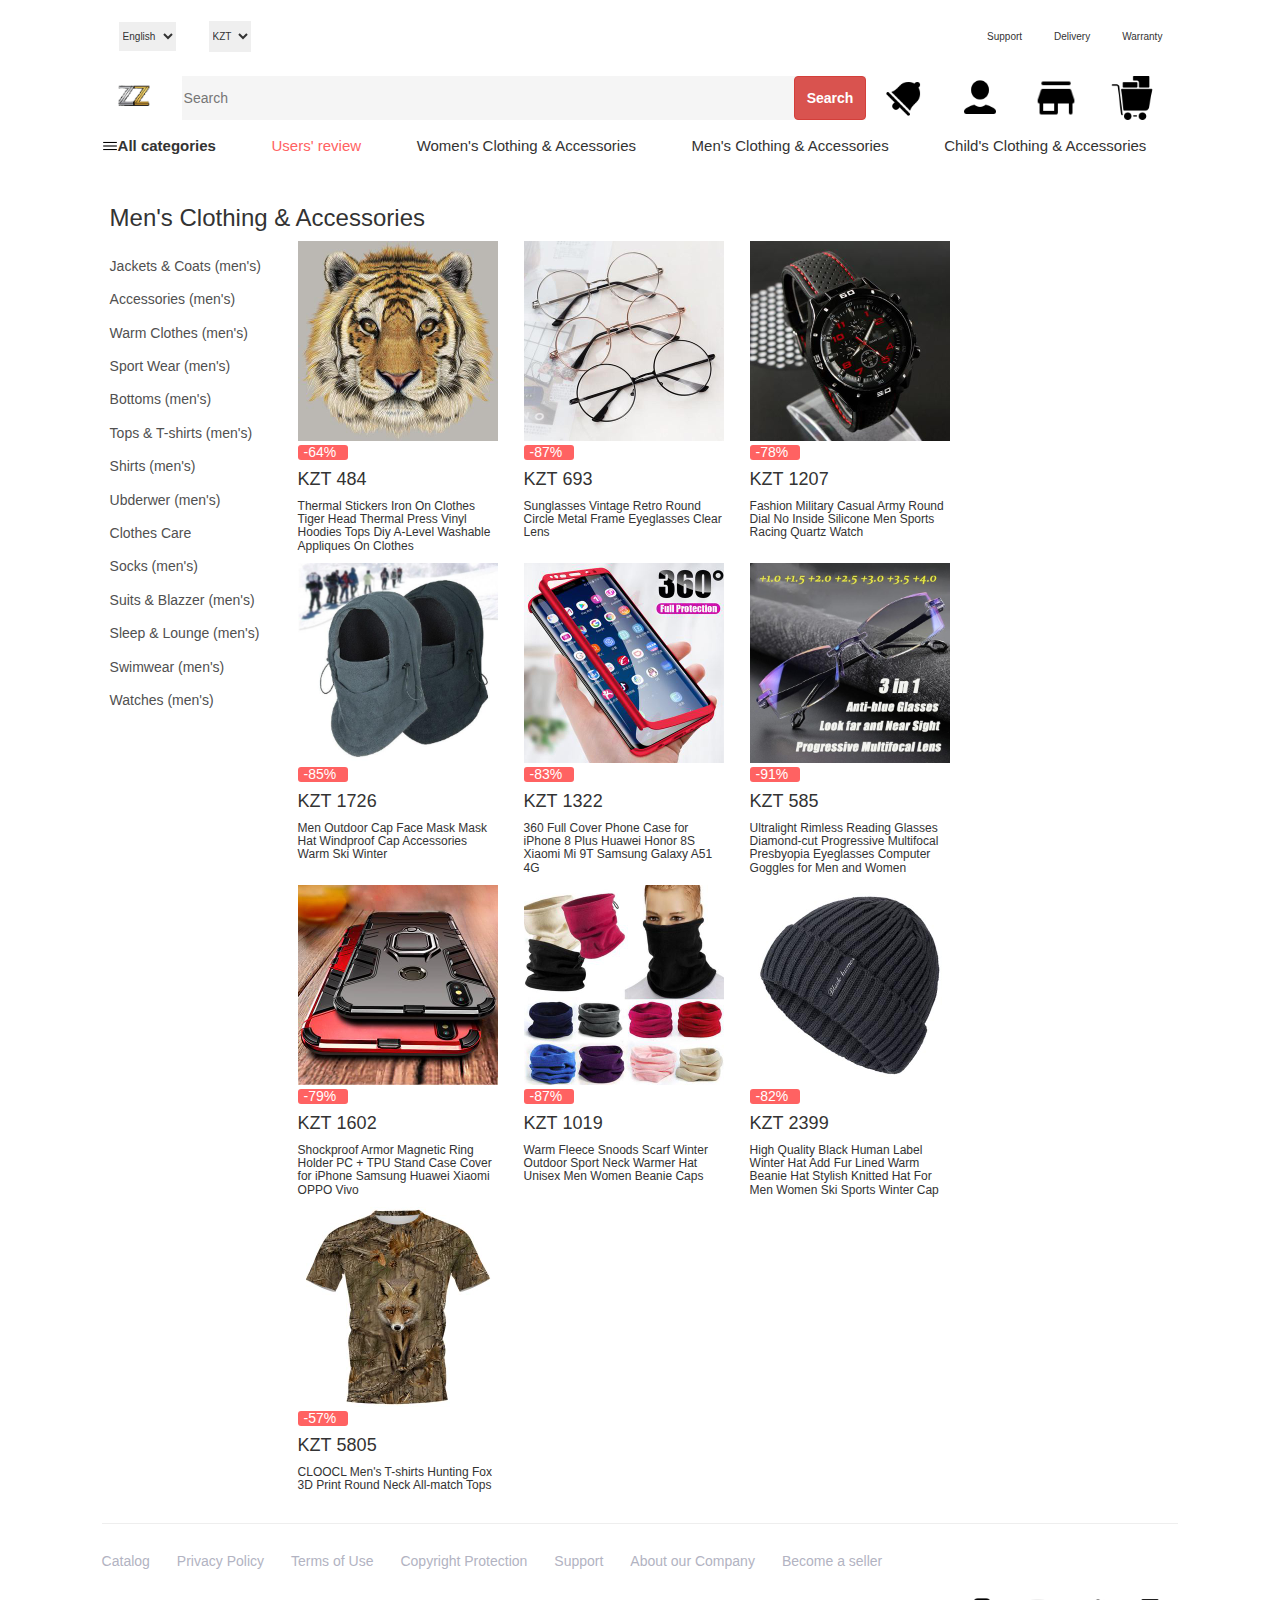
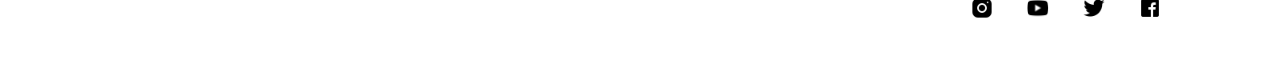
<file: Bonus Task/Men.html>
<!DOCTYPE html>
<html lang="en">
<head>
    <meta name="viewport" content="width=device-width, initial-scale=1.0">
    <title>Men's Clothing & Accessories</title>
    <link rel="icon" type="image/x-icon" href="images/favicon.ico">
    <link rel="stylesheet" href="https://maxcdn.bootstrapcdn.com/bootstrap/3.4.1/css/bootstrap.min.css">    
    <link rel="stylesheet" href="css_files/style_of_header.css">
    <link rel="stylesheet" href="css_files/style_of_footer.css">
    <link rel="stylesheet" href="css_files/style_of_Men.css">
    <script src="https://ajax.googleapis.com/ajax/libs/jquery/3.5.1/jquery.min.js"></script>
    <script src="Script/header_script.js" defer></script>
</head>
<body>
    <header>
        <div id="margin_currency_language_support_delivery_warranty_div">
            <div id="currency_language_support_delivery_warranty_div" id="lang_currency">
                <div id="language_currency_div">
                    <select name="language" id="language_select">
                        <option value="English"><b>English</b></option>
                        <option value="Russian">Russian</option>
                        <option value="Kazakh">Kazakh</option>
                    </select>
                    <select name="currency" id="currency_select" onchange="changeCurrency()">
                        <option value="kz">KZT</option>
                        <option value="us">USD</option>
                    </select>
                </div>
                <div id="support_delivery_warranty">
                    <h6 id="support">Support</h6>
                    <h6 id="delivery">Delivery</h6>
                    <h6 id="warranty">Warranty</h6>
                </div>
            </div>
        </div>
        <div id="logo_search_searchButton_notification_signIn_myOrders_shoppingCart_div">
            <img src="images/icons8-menu-30.png" alt="Menu logo" id="menu_logo_for_mobile">
            <a href="MainPage.html"><img src="images/logo_of_website_trial.jpg" alt="logo of website" id="logo" height="40px"></a>
            <div id="div_search_searchButton">
                <div id="search_div">
                    <input type="text" name="search" id="search" placeholder="Search">
                </div>
                <button class="btn btn-danger" id="search_button" style="height: 44px; width: 78px;"><b>Search</b></button>
            </div>
            <div id="notification_signIn_myOrders_shoppingCart_div">
                <img src="images/icons8-notification-60.png" alt="Notification" id="notification" class="notification_signIn_myOrders_shoppingCart">
                <img src="images/icons8-person-60.png" alt="Sign in" id="sign_in" class="notification_signIn_myOrders_shoppingCart"  onclick="location.href = 'Sign_in.html'">
                <img src="images/icons8-shop-96.png" alt="My Orders" id="my_orders" class="notification_signIn_myOrders_shoppingCart">
                <img src="images/icons8-shopping-cart-120.png" alt="Shopping Cart" id="shopping_cart" class="notification_signIn_myOrders_shoppingCart">
            </div>
        </div>
        <div id="all_categories_user_review_categories">
            <div class="categories_div" id="all_categories_div">
                <img src="images/icons8-menu-30.png" alt="Menu logo" id="menu_logo">
                <h6 class="categories"><b>All categories</b></h6>
            </div>
            <div id="user_review_div" class="categories_div">
                <h6 id="user_review" class="categories">Users' review</h6>
            </div>
            <div class="categories_div">
                <a href="">
                    <h6 class="categories">Women's Clothing & Accessories</h6>
                </a>
            </div>
            <div class="categories_div">
                <a href="Men.html">
                    <h6 class="categories">Men's Clothing & Accessories</h6>
                </a>
            </div>
            <div class="categories_div">
                <a href="">
                    <h6 class="categories">Child's Clothing & Accessories</h6>
                </a>
            </div>
        </div>
        <div id="table_div">
            <table>
                <tr>
                    <td>
                        <a href="Men.html">
                            <div class="div_category">
                                <img src="images/icons8-male-user-48.png" alt="" class="img_category" height="20px"><h6 class="text_category">Men's Clothing & Accessories</h6>
                            </div>
                        </a>
                    </td>
                    <td>
                        <a href="">
                            <div class="div_category">
                                <img src="images/icons8-women-shoes-64.png" alt="" class="img_category" height="20px"><h6 class="text_category">Women's Clothing & Accessories</h6>
                            </div>
                        </a>
                    </td>
                    <td>
                        <a href="">
                            <div class="div_category">
                                <img src="images/icons8-family-48.png" alt="" class="img_category" height="20px"><h6 class="text_category">Child's Clothing & Accessories</h6>
                            </div>
                        </a>
                    </td>
                </tr>
                <tr>
                    <td>
                        <a href="">
                            <div class="div_category">
                                <img src="images/icons8-ranners-crossing-finish-line-48.png" alt="" class="img_category" height="20px"><h6 class="text_category">Hobby, Sport and Travelling</h6>
                            </div>
                        </a>
                    </td>
                    <td>
                        <a href="">
                            <div class="div_category">
                                <img src="images/icons8-lipstick-48.png" alt="" class="img_category" height="20px"><h6 class="text_category">Beauty</h6>
                            </div>
                        </a>
                    </td>
                    <td>
                        <a href="">
                            <div class="div_category">
                                <img src="images/icons8-medical-doctor-48.png" alt="" class="img_category" height="20px"><h6 class="text_category">Health</h6>    
                            </div>
                        </a>
                    </td>
                </tr>
                <tr>
                    <td>
                        <a href="">
                            <div class="div_category">
                                <img src="images/icons8-motherboard-48.png" alt="" class="img_category" height="20px"><h6 class="text_category">Electronics</h6>
                            </div>
                        </a>
                    </td>
                    <td>
                        <a href="">
                            <div class="div_category">
                                <img src="images/icons8-camera-48.png" alt="" class="img_category" height="20px"><h6 class="text_category">Cameras</h6>
                            </div>
                        </a>
                    </td>
                    <td>
                        <a href="">
                            <div class="div_category">
                                <img src="images/icons8-car-16.png" alt="" class="img_category" height="20px"><h6 class="text_category">Automobiles & Motorcycles</h6>
                            </div>
                        </a>
                    </td>
                </tr>
            </table>
        </div>
    </header>
    <main>
        <h3>Men's Clothing & Accessories</h3>
        <div id="main_Men">
            <div id="men_categories_div">
                <a href="Jackets_and_Coats.html"><h6 class="men_categories">Jackets & Coats (men's)</h6></a>
                <a href=""><h6 class="men_categories">Accessories (men's)</h6></a>
                <a href=""><h6 class="men_categories">Warm Clothes (men's)</h6></a>
                <a href=""><h6 class="men_categories">Sport Wear (men's)</h6></a>
                <a href=""><h6 class="men_categories">Bottoms (men's)</h6></a>
                <a href=""><h6 class="men_categories">Tops & T-shirts (men's)</h6></a>
                <a href=""><h6 class="men_categories">Shirts (men's)</h6></a>
                <a href=""><h6 class="men_categories">Ubderwer (men's)</h6></a>
                <a href=""><h6 class="men_categories">Clothes Care</h6></a>
                <a href=""><h6 class="men_categories">Socks (men's)</h6></a>
                <a href=""><h6 class="men_categories">Suits & Blazzer (men's)</h6></a>
                <a href=""><h6 class="men_categories">Sleep & Lounge (men's)</h6></a>
                <a href=""><h6 class="men_categories">Swimwear (men's)</h6></a>
                <a href=""><h6 class="men_categories">Watches (men's)</h6></a>
            </div>
            <div>
                <div id="products">
                    <div class="product">
                        <img src="images/Sticker.jpeg" alt="" height="200px">
                        <div class="percent_div">
                            <h5 class="percent">-64%</h5>
                        </div>
                        <div class="prices_div">
                            <h4 class="currency_prices">KZT&nbsp;</h4>
                            <h4 class="prices">484</h4>
                        </div>
                        <div class="description">
                            <h6 class="description_text">Thermal Stickers Iron On Clothes Tiger Head Thermal Press Vinyl Hoodies Tops Diy A-Level Washable Appliques On Clothes </h6>
                        </div>
                    </div>
                    <div class="product">
                        <img src="images/Sunglasses.jpeg" alt="" height="200px">
                        <div class="percent_div">
                            <h5 class="percent">-87%</h5>
                        </div>
                        <div class="prices_div">
                            <h4 class="currency_prices">KZT&nbsp;</h4>
                            <h4 class="prices">693</h4>
                        </div>
                        <div class="description">
                            <h6 class="description_text">Sunglasses Vintage Retro Round Circle Metal Frame Eyeglasses Clear Lens</h6>
                        </div>
                    </div>
                    <div class="product">
                        <img src="images/Watch.jpeg" alt="" height="200px">
                        <div class="percent_div">
                            <h5 class="percent">-78%</h5>
                        </div>
                        <div class="prices_div">
                            <h4 class="currency_prices">KZT&nbsp;</h4>
                            <h4 class="prices">1207</h4>
                        </div>
                        <div class="description">
                            <h6 class="description_text">Fashion Military Casual Army Round Dial No Inside Silicone Men Sports Racing Quartz Watch</h6>
                        </div>
                    </div>
                    <div class="product">
                        <img src="images/OutdoorCap.jpeg" alt="" height="200px">
                        <div class="percent_div">
                            <h5 class="percent">-85%</h5>
                        </div>
                        <div class="prices_div">
                            <h4 class="currency_prices">KZT&nbsp;</h4>
                            <h4 class="prices">1726</h4>
                        </div>
                        <div class="description">
                            <h6 class="description_text">Men Outdoor Cap Face Mask Mask Hat Windproof Cap Accessories Warm Ski Winter</h6>
                        </div>
                    </div>
                    <div class="product">
                        <img src="images/screenphonecase.jpeg" alt="" height="200px">
                        <div class="percent_div">
                            <h5 class="percent">-83%</h5>
                        </div>
                        <div class="prices_div">
                            <h4 class="currency_prices">KZT&nbsp;</h4>
                            <h4 class="prices">1322</h4>
                        </div>
                        <div class="description">
                            <h6 class="description_text">360 Full Cover Phone Case for iPhone 8 Plus Huawei Honor 8S Xiaomi Mi 9T Samsung Galaxy A51 4G</h6>
                        </div>
                    </div>
                    <div class="product">
                        <img src="images/ReadingGlasses.jpeg" alt="" height="200px">
                        <div class="percent_div">
                            <h5 class="percent">-91%</h5>
                        </div>
                        <div class="prices_div">
                            <h4 class="currency_prices">KZT&nbsp;</h4>
                            <h4 class="prices">585</h4>
                        </div>
                        <div class="description">
                            <h6 class="description_text">Ultralight Rimless Reading Glasses Diamond-cut Progressive Multifocal Presbyopia Eyeglasses Computer Goggles for Men and Women</h6>
                        </div>
                    </div>
                    <div class="product" onclick="location.href='Shockproof.html'">
                        <img src="images/phonecase.jpeg" alt="" height="200px">
                        <div class="percent_div">
                            <h5 class="percent">-79%</h5>
                        </div>
                        <div class="prices_div">
                            <h4 class="currency_prices">KZT&nbsp;</h4>
                            <h4 class="prices">1602</h4>
                        </div>
                        <div class="description">
                            <h6 class="description_text">Shockproof Armor Magnetic Ring Holder PC + TPU Stand Case Cover for iPhone Samsung Huawei Xiaomi OPPO Vivo</h6>
                        </div>
                    </div>
                    <div class="product">
                        <img src="images/Scarf.jpeg" alt="" height="200px">
                        <div class="percent_div">
                            <h5 class="percent">-87%</h5>
                        </div>
                        <div class="prices_div">
                            <h4 class="currency_prices">KZT&nbsp;</h4>
                            <h4 class="prices">1019</h4>
                        </div>
                        <div class="description">
                            <h6 class="description_text">Warm Fleece Snoods Scarf Winter Outdoor Sport Neck Warmer Hat Unisex Men Women Beanie Caps</h6>
                        </div>
                    </div>
                    <div class="product">
                        <img src="images/Hat.jpeg" alt="" height="200px">
                        <div class="percent_div">
                            <h5 class="percent">-82%</h5>
                        </div>
                        <div class="prices_div">
                            <h4 class="currency_prices">KZT&nbsp;</h4>
                            <h4 class="prices">2399</h4>
                        </div>
                        <div class="description">
                            <h6 class="description_text">High Quality Black Human Label Winter Hat Add Fur Lined Warm Beanie Hat Stylish Knitted Hat For Men Women Ski Sports Winter Cap</h6>
                        </div>
                    </div>
                    <div class="product">
                        <img src="images/T_Shirt.jpeg" alt="" height="200px">
                        <div class="percent_div">
                            <h5 class="percent">-57%</h5>
                        </div>
                        <div class="prices_div">
                            <h4 class="currency_prices">KZT&nbsp;</h4>
                            <h4 class="prices">5805</h4>
                        </div>
                        <div class="description">
                            <h6 class="description_text">CLOOCL Men's T-shirts Hunting Fox 3D Print Round Neck All-match Tops</h6>
                        </div>
                    </div>
                </div>
            </div>
        </div>
    </main>
    <footer>
        <hr>
        <div id="foot">
            <div id="footer_tags">
                <h5>Catalog</h5>
                <h5>Privacy Policy</h5>
                <h5>Terms of Use</h5>
                <h5>Copyright Protection</h5>
                <h5>Support</h5>
                <h5>About our Company</h5>
                <h5>Become a seller</h5>
            </div>
            <div>
                <div>
                    <div id="logos">
                        <img src="images/icons8-instagram-30.png" alt="" height="24px">
                        <img src="images/icons8-youtube-50.png" alt="" height="24px">
                        <img src="images/icons8-twitter-30.png" alt="" height="24px">
                        <img src="images/icons8-facebook-30.png" alt="" height="24px">
                    </div>
                </div>
            </div>
        </div>
    </footer>
    <script>
        $("#all_categories_div").click(function(){
            $("#table_div").slideToggle();
        })
        $("#menu_logo_for_mobile").click(function(){
            $("#table_div").slideToggle();
        })
    </script>
</body>
</file>
<file: Bonus Task/login-form-v2/Login_v2/vendor/daterangepicker/daterangepicker.css>
.daterangepicker {
  position: absolute;
  color: inherit;
  background-color: #fff;
  border-radius: 4px;
  width: 278px;
  padding: 4px;
  margin-top: 1px;
  top: 100px;
  left: 20px;
  /* Calendars */ }
  .daterangepicker:before, .daterangepicker:after {
    position: absolute;
    display: inline-block;
    border-bottom-color: rgba(0, 0, 0, 0.2);
    content: ''; }
  .daterangepicker:before {
    top: -7px;
    border-right: 7px solid transparent;
    border-left: 7px solid transparent;
    border-bottom: 7px solid #ccc; }
  .daterangepicker:after {
    top: -6px;
    border-right: 6px solid transparent;
    border-bottom: 6px solid #fff;
    border-left: 6px solid transparent; }
  .daterangepicker.opensleft:before {
    right: 9px; }
  .daterangepicker.opensleft:after {
    right: 10px; }
  .daterangepicker.openscenter:before {
    left: 0;
    right: 0;
    width: 0;
    margin-left: auto;
    margin-right: auto; }
  .daterangepicker.openscenter:after {
    left: 0;
    right: 0;
    width: 0;
    margin-left: auto;
    margin-right: auto; }
  .daterangepicker.opensright:before {
    left: 9px; }
  .daterangepicker.opensright:after {
    left: 10px; }
  .daterangepicker.dropup {
    margin-top: -5px; }
    .daterangepicker.dropup:before {
      top: initial;
      bottom: -7px;
      border-bottom: initial;
      border-top: 7px solid #ccc; }
    .daterangepicker.dropup:after {
      top: initial;
      bottom: -6px;
      border-bottom: initial;
      border-top: 6px solid #fff; }
  .daterangepicker.dropdown-menu {
    max-width: none;
    z-index: 3001; }
  .daterangepicker.single .ranges, .daterangepicker.single .calendar {
    float: none; }
  .daterangepicker.show-calendar .calendar {
    display: block; }
  .daterangepicker .calendar {
    display: none;
    max-width: 270px;
    margin: 4px; }
    .daterangepicker .calendar.single .calendar-table {
      border: none; }
    .daterangepicker .calendar th, .daterangepicker .calendar td {
      white-space: nowrap;
      text-align: center;
      min-width: 32px; }
  .daterangepicker .calendar-table {
    border: 1px solid #fff;
    padding: 4px;
    border-radius: 4px;
    background-color: #fff; }
  .daterangepicker table {
    width: 100%;
    margin: 0; }
  .daterangepicker td, .daterangepicker th {
    text-align: center;
    width: 20px;
    height: 20px;
    border-radius: 4px;
    border: 1px solid transparent;
    white-space: nowrap;
    cursor: pointer; }
    .daterangepicker td.available:hover, .daterangepicker th.available:hover {
      background-color: #eee;
      border-color: transparent;
      color: inherit; }
    .daterangepicker td.week, .daterangepicker th.week {
      font-size: 80%;
      color: #ccc; }
  .daterangepicker td.off, .daterangepicker td.off.in-range, .daterangepicker td.off.start-date, .daterangepicker td.off.end-date {
    background-color: #fff;
    border-color: transparent;
    color: #999; }
  .daterangepicker td.in-range {
    background-color: #ebf4f8;
    border-color: transparent;
    color: #000;
    border-radius: 0; }
  .daterangepicker td.start-date {
    border-radius: 4px 0 0 4px; }
  .daterangepicker td.end-date {
    border-radius: 0 4px 4px 0; }
  .daterangepicker td.start-date.end-date {
    border-radius: 4px; }
  .daterangepicker td.active, .daterangepicker td.active:hover {
    background-color: #357ebd;
    border-color: transparent;
    color: #fff; }
  .daterangepicker th.month {
    width: auto; }
  .daterangepicker td.disabled, .daterangepicker option.disabled {
    color: #999;
    cursor: not-allowed;
    text-decoration: line-through; }
  .daterangepicker select.monthselect, .daterangepicker select.yearselect {
    font-size: 12px;
    padding: 1px;
    height: auto;
    margin: 0;
    cursor: default; }
  .daterangepicker select.monthselect {
    margin-right: 2%;
    width: 56%; }
  .daterangepicker select.yearselect {
    width: 40%; }
  .daterangepicker select.hourselect, .daterangepicker select.minuteselect, .daterangepicker select.secondselect, .daterangepicker select.ampmselect {
    width: 50px;
    margin-bottom: 0; }
  .daterangepicker .input-mini {
    border: 1px solid #ccc;
    border-radius: 4px;
    color: #555;
    height: 30px;
    line-height: 30px;
    display: block;
    vertical-align: middle;
    margin: 0 0 5px 0;
    padding: 0 6px 0 28px;
    width: 100%; }
    .daterangepicker .input-mini.active {
      border: 1px solid #08c;
      border-radius: 4px; }
  .daterangepicker .daterangepicker_input {
    position: relative; }
    .daterangepicker .daterangepicker_input i {
      position: absolute;
      left: 8px;
      top: 8px; }
  .daterangepicker.rtl .input-mini {
    padding-right: 28px;
    padding-left: 6px; }
  .daterangepicker.rtl .daterangepicker_input i {
    left: auto;
    right: 8px; }
  .daterangepicker .calendar-time {
    text-align: center;
    margin: 5px auto;
    line-height: 30px;
    position: relative;
    padding-left: 28px; }
    .daterangepicker .calendar-time select.disabled {
      color: #ccc;
      cursor: not-allowed; }

.ranges {
  font-size: 11px;
  float: none;
  margin: 4px;
  text-align: left; }
  .ranges ul {
    list-style: none;
    margin: 0 auto;
    padding: 0;
    width: 100%; }
  .ranges li {
    font-size: 13px;
    background-color: #f5f5f5;
    border: 1px solid #f5f5f5;
    border-radius: 4px;
    color: #08c;
    padding: 3px 12px;
    margin-bottom: 8px;
    cursor: pointer; }
    .ranges li:hover {
      background-color: #08c;
      border: 1px solid #08c;
      color: #fff; }
    .ranges li.active {
      background-color: #08c;
      border: 1px solid #08c;
      color: #fff; }

/*  Larger Screen Styling */
@media (min-width: 564px) {
  .daterangepicker {
    width: auto; }
    .daterangepicker .ranges ul {
      width: 160px; }
    .daterangepicker.single .ranges ul {
      width: 100%; }
    .daterangepicker.single .calendar.left {
      clear: none; }
    .daterangepicker.single.ltr .ranges, .daterangepicker.single.ltr .calendar {
      float: left; }
    .daterangepicker.single.rtl .ranges, .daterangepicker.single.rtl .calendar {
      float: right; }
    .daterangepicker.ltr {
      direction: ltr;
      text-align: left; }
      .daterangepicker.ltr .calendar.left {
        clear: left;
        margin-right: 0; }
        .daterangepicker.ltr .calendar.left .calendar-table {
          border-right: none;
          border-top-right-radius: 0;
          border-bottom-right-radius: 0; }
      .daterangepicker.ltr .calendar.right {
        margin-left: 0; }
        .daterangepicker.ltr .calendar.right .calendar-table {
          border-left: none;
          border-top-left-radius: 0;
          border-bottom-left-radius: 0; }
      .daterangepicker.ltr .left .daterangepicker_input {
        padding-right: 12px; }
      .daterangepicker.ltr .calendar.left .calendar-table {
        padding-right: 12px; }
      .daterangepicker.ltr .ranges, .daterangepicker.ltr .calendar {
        float: left; }
    .daterangepicker.rtl {
      direction: rtl;
      text-align: right; }
      .daterangepicker.rtl .calendar.left {
        clear: right;
        margin-left: 0; }
        .daterangepicker.rtl .calendar.left .calendar-table {
          border-left: none;
          border-top-left-radius: 0;
          border-bottom-left-radius: 0; }
      .daterangepicker.rtl .calendar.right {
        margin-right: 0; }
        .daterangepicker.rtl .calendar.right .calendar-table {
          border-right: none;
          border-top-right-radius: 0;
          border-bottom-right-radius: 0; }
      .daterangepicker.rtl .left .daterangepicker_input {
        padding-left: 12px; }
      .daterangepicker.rtl .calendar.left .calendar-table {
        padding-left: 12px; }
      .daterangepicker.rtl .ranges, .daterangepicker.rtl .calendar {
        text-align: right;
        float: right; } }
@media (min-width: 730px) {
  .daterangepicker .ranges {
    width: auto; }
  .daterangepicker.ltr .ranges {
    float: left; }
  .daterangepicker.rtl .ranges {
    float: right; }
  .daterangepicker .calendar.left {
    clear: none !important; } }
</file>
<file: Bonus Task/login-form-v2/Login_v2/css/util.css>
/*[ FONT SIZE ]
///////////////////////////////////////////////////////////
*/
.fs-1 {font-size: 1px;}
.fs-2 {font-size: 2px;}
.fs-3 {font-size: 3px;}
.fs-4 {font-size: 4px;}
.fs-5 {font-size: 5px;}
.fs-6 {font-size: 6px;}
.fs-7 {font-size: 7px;}
.fs-8 {font-size: 8px;}
.fs-9 {font-size: 9px;}
.fs-10 {font-size: 10px;}
.fs-11 {font-size: 11px;}
.fs-12 {font-size: 12px;}
.fs-13 {font-size: 13px;}
.fs-14 {font-size: 14px;}
.fs-15 {font-size: 15px;}
.fs-16 {font-size: 16px;}
.fs-17 {font-size: 17px;}
.fs-18 {font-size: 18px;}
.fs-19 {font-size: 19px;}
.fs-20 {font-size: 20px;}
.fs-21 {font-size: 21px;}
.fs-22 {font-size: 22px;}
.fs-23 {font-size: 23px;}
.fs-24 {font-size: 24px;}
.fs-25 {font-size: 25px;}
.fs-26 {font-size: 26px;}
.fs-27 {font-size: 27px;}
.fs-28 {font-size: 28px;}
.fs-29 {font-size: 29px;}
.fs-30 {font-size: 30px;}
.fs-31 {font-size: 31px;}
.fs-32 {font-size: 32px;}
.fs-33 {font-size: 33px;}
.fs-34 {font-size: 34px;}
.fs-35 {font-size: 35px;}
.fs-36 {font-size: 36px;}
.fs-37 {font-size: 37px;}
.fs-38 {font-size: 38px;}
.fs-39 {font-size: 39px;}
.fs-40 {font-size: 40px;}
.fs-41 {font-size: 41px;}
.fs-42 {font-size: 42px;}
.fs-43 {font-size: 43px;}
.fs-44 {font-size: 44px;}
.fs-45 {font-size: 45px;}
.fs-46 {font-size: 46px;}
.fs-47 {font-size: 47px;}
.fs-48 {font-size: 48px;}
.fs-49 {font-size: 49px;}
.fs-50 {font-size: 50px;}
.fs-51 {font-size: 51px;}
.fs-52 {font-size: 52px;}
.fs-53 {font-size: 53px;}
.fs-54 {font-size: 54px;}
.fs-55 {font-size: 55px;}
.fs-56 {font-size: 56px;}
.fs-57 {font-size: 57px;}
.fs-58 {font-size: 58px;}
.fs-59 {font-size: 59px;}
.fs-60 {font-size: 60px;}
.fs-61 {font-size: 61px;}
.fs-62 {font-size: 62px;}
.fs-63 {font-size: 63px;}
.fs-64 {font-size: 64px;}
.fs-65 {font-size: 65px;}
.fs-66 {font-size: 66px;}
.fs-67 {font-size: 67px;}
.fs-68 {font-size: 68px;}
.fs-69 {font-size: 69px;}
.fs-70 {font-size: 70px;}
.fs-71 {font-size: 71px;}
.fs-72 {font-size: 72px;}
.fs-73 {font-size: 73px;}
.fs-74 {font-size: 74px;}
.fs-75 {font-size: 75px;}
.fs-76 {font-size: 76px;}
.fs-77 {font-size: 77px;}
.fs-78 {font-size: 78px;}
.fs-79 {font-size: 79px;}
.fs-80 {font-size: 80px;}
.fs-81 {font-size: 81px;}
.fs-82 {font-size: 82px;}
.fs-83 {font-size: 83px;}
.fs-84 {font-size: 84px;}
.fs-85 {font-size: 85px;}
.fs-86 {font-size: 86px;}
.fs-87 {font-size: 87px;}
.fs-88 {font-size: 88px;}
.fs-89 {font-size: 89px;}
.fs-90 {font-size: 90px;}
.fs-91 {font-size: 91px;}
.fs-92 {font-size: 92px;}
.fs-93 {font-size: 93px;}
.fs-94 {font-size: 94px;}
.fs-95 {font-size: 95px;}
.fs-96 {font-size: 96px;}
.fs-97 {font-size: 97px;}
.fs-98 {font-size: 98px;}
.fs-99 {font-size: 99px;}
.fs-100 {font-size: 100px;}
.fs-101 {font-size: 101px;}
.fs-102 {font-size: 102px;}
.fs-103 {font-size: 103px;}
.fs-104 {font-size: 104px;}
.fs-105 {font-size: 105px;}
.fs-106 {font-size: 106px;}
.fs-107 {font-size: 107px;}
.fs-108 {font-size: 108px;}
.fs-109 {font-size: 109px;}
.fs-110 {font-size: 110px;}
.fs-111 {font-size: 111px;}
.fs-112 {font-size: 112px;}
.fs-113 {font-size: 113px;}
.fs-114 {font-size: 114px;}
.fs-115 {font-size: 115px;}
.fs-116 {font-size: 116px;}
.fs-117 {font-size: 117px;}
.fs-118 {font-size: 118px;}
.fs-119 {font-size: 119px;}
.fs-120 {font-size: 120px;}
.fs-121 {font-size: 121px;}
.fs-122 {font-size: 122px;}
.fs-123 {font-size: 123px;}
.fs-124 {font-size: 124px;}
.fs-125 {font-size: 125px;}
.fs-126 {font-size: 126px;}
.fs-127 {font-size: 127px;}
.fs-128 {font-size: 128px;}
.fs-129 {font-size: 129px;}
.fs-130 {font-size: 130px;}
.fs-131 {font-size: 131px;}
.fs-132 {font-size: 132px;}
.fs-133 {font-size: 133px;}
.fs-134 {font-size: 134px;}
.fs-135 {font-size: 135px;}
.fs-136 {font-size: 136px;}
.fs-137 {font-size: 137px;}
.fs-138 {font-size: 138px;}
.fs-139 {font-size: 139px;}
.fs-140 {font-size: 140px;}
.fs-141 {font-size: 141px;}
.fs-142 {font-size: 142px;}
.fs-143 {font-size: 143px;}
.fs-144 {font-size: 144px;}
.fs-145 {font-size: 145px;}
.fs-146 {font-size: 146px;}
.fs-147 {font-size: 147px;}
.fs-148 {font-size: 148px;}
.fs-149 {font-size: 149px;}
.fs-150 {font-size: 150px;}
.fs-151 {font-size: 151px;}
.fs-152 {font-size: 152px;}
.fs-153 {font-size: 153px;}
.fs-154 {font-size: 154px;}
.fs-155 {font-size: 155px;}
.fs-156 {font-size: 156px;}
.fs-157 {font-size: 157px;}
.fs-158 {font-size: 158px;}
.fs-159 {font-size: 159px;}
.fs-160 {font-size: 160px;}
.fs-161 {font-size: 161px;}
.fs-162 {font-size: 162px;}
.fs-163 {font-size: 163px;}
.fs-164 {font-size: 164px;}
.fs-165 {font-size: 165px;}
.fs-166 {font-size: 166px;}
.fs-167 {font-size: 167px;}
.fs-168 {font-size: 168px;}
.fs-169 {font-size: 169px;}
.fs-170 {font-size: 170px;}
.fs-171 {font-size: 171px;}
.fs-172 {font-size: 172px;}
.fs-173 {font-size: 173px;}
.fs-174 {font-size: 174px;}
.fs-175 {font-size: 175px;}
.fs-176 {font-size: 176px;}
.fs-177 {font-size: 177px;}
.fs-178 {font-size: 178px;}
.fs-179 {font-size: 179px;}
.fs-180 {font-size: 180px;}
.fs-181 {font-size: 181px;}
.fs-182 {font-size: 182px;}
.fs-183 {font-size: 183px;}
.fs-184 {font-size: 184px;}
.fs-185 {font-size: 185px;}
.fs-186 {font-size: 186px;}
.fs-187 {font-size: 187px;}
.fs-188 {font-size: 188px;}
.fs-189 {font-size: 189px;}
.fs-190 {font-size: 190px;}
.fs-191 {font-size: 191px;}
.fs-192 {font-size: 192px;}
.fs-193 {font-size: 193px;}
.fs-194 {font-size: 194px;}
.fs-195 {font-size: 195px;}
.fs-196 {font-size: 196px;}
.fs-197 {font-size: 197px;}
.fs-198 {font-size: 198px;}
.fs-199 {font-size: 199px;}
.fs-200 {font-size: 200px;}

/*[ PADDING ]
///////////////////////////////////////////////////////////
*/
.p-t-0 {padding-top: 0px;}
.p-t-1 {padding-top: 1px;}
.p-t-2 {padding-top: 2px;}
.p-t-3 {padding-top: 3px;}
.p-t-4 {padding-top: 4px;}
.p-t-5 {padding-top: 5px;}
.p-t-6 {padding-top: 6px;}
.p-t-7 {padding-top: 7px;}
.p-t-8 {padding-top: 8px;}
.p-t-9 {padding-top: 9px;}
.p-t-10 {padding-top: 10px;}
.p-t-11 {padding-top: 11px;}
.p-t-12 {padding-top: 12px;}
.p-t-13 {padding-top: 13px;}
.p-t-14 {padding-top: 14px;}
.p-t-15 {padding-top: 15px;}
.p-t-16 {padding-top: 16px;}
.p-t-17 {padding-top: 17px;}
.p-t-18 {padding-top: 18px;}
.p-t-19 {padding-top: 19px;}
.p-t-20 {padding-top: 20px;}
.p-t-21 {padding-top: 21px;}
.p-t-22 {padding-top: 22px;}
.p-t-23 {padding-top: 23px;}
.p-t-24 {padding-top: 24px;}
.p-t-25 {padding-top: 25px;}
.p-t-26 {padding-top: 26px;}
.p-t-27 {padding-top: 27px;}
.p-t-28 {padding-top: 28px;}
.p-t-29 {padding-top: 29px;}
.p-t-30 {padding-top: 30px;}
.p-t-31 {padding-top: 31px;}
.p-t-32 {padding-top: 32px;}
.p-t-33 {padding-top: 33px;}
.p-t-34 {padding-top: 34px;}
.p-t-35 {padding-top: 35px;}
.p-t-36 {padding-top: 36px;}
.p-t-37 {padding-top: 37px;}
.p-t-38 {padding-top: 38px;}
.p-t-39 {padding-top: 39px;}
.p-t-40 {padding-top: 40px;}
.p-t-41 {padding-top: 41px;}
.p-t-42 {padding-top: 42px;}
.p-t-43 {padding-top: 43px;}
.p-t-44 {padding-top: 44px;}
.p-t-45 {padding-top: 45px;}
.p-t-46 {padding-top: 46px;}
.p-t-47 {padding-top: 47px;}
.p-t-48 {padding-top: 48px;}
.p-t-49 {padding-top: 49px;}
.p-t-50 {padding-top: 50px;}
.p-t-51 {padding-top: 51px;}
.p-t-52 {padding-top: 52px;}
.p-t-53 {padding-top: 53px;}
.p-t-54 {padding-top: 54px;}
.p-t-55 {padding-top: 55px;}
.p-t-56 {padding-top: 56px;}
.p-t-57 {padding-top: 57px;}
.p-t-58 {padding-top: 58px;}
.p-t-59 {padding-top: 59px;}
.p-t-60 {padding-top: 60px;}
.p-t-61 {padding-top: 61px;}
.p-t-62 {padding-top: 62px;}
.p-t-63 {padding-top: 63px;}
.p-t-64 {padding-top: 64px;}
.p-t-65 {padding-top: 65px;}
.p-t-66 {padding-top: 66px;}
.p-t-67 {padding-top: 67px;}
.p-t-68 {padding-top: 68px;}
.p-t-69 {padding-top: 69px;}
.p-t-70 {padding-top: 70px;}
.p-t-71 {padding-top: 71px;}
.p-t-72 {padding-top: 72px;}
.p-t-73 {padding-top: 73px;}
.p-t-74 {padding-top: 74px;}
.p-t-75 {padding-top: 75px;}
.p-t-76 {padding-top: 76px;}
.p-t-77 {padding-top: 77px;}
.p-t-78 {padding-top: 78px;}
.p-t-79 {padding-top: 79px;}
.p-t-80 {padding-top: 80px;}
.p-t-81 {padding-top: 81px;}
.p-t-82 {padding-top: 82px;}
.p-t-83 {padding-top: 83px;}
.p-t-84 {padding-top: 84px;}
.p-t-85 {padding-top: 85px;}
.p-t-86 {padding-top: 86px;}
.p-t-87 {padding-top: 87px;}
.p-t-88 {padding-top: 88px;}
.p-t-89 {padding-top: 89px;}
.p-t-90 {padding-top: 90px;}
.p-t-91 {padding-top: 91px;}
.p-t-92 {padding-top: 92px;}
.p-t-93 {padding-top: 93px;}
.p-t-94 {padding-top: 94px;}
.p-t-95 {padding-top: 95px;}
.p-t-96 {padding-top: 96px;}
.p-t-97 {padding-top: 97px;}
.p-t-98 {padding-top: 98px;}
.p-t-99 {padding-top: 99px;}
.p-t-100 {padding-top: 100px;}
.p-t-101 {padding-top: 101px;}
.p-t-102 {padding-top: 102px;}
.p-t-103 {padding-top: 103px;}
.p-t-104 {padding-top: 104px;}
.p-t-105 {padding-top: 105px;}
.p-t-106 {padding-top: 106px;}
.p-t-107 {padding-top: 107px;}
.p-t-108 {padding-top: 108px;}
.p-t-109 {padding-top: 109px;}
.p-t-110 {padding-top: 110px;}
.p-t-111 {padding-top: 111px;}
.p-t-112 {padding-top: 112px;}
.p-t-113 {padding-top: 113px;}
.p-t-114 {padding-top: 114px;}
.p-t-115 {padding-top: 115px;}
.p-t-116 {padding-top: 116px;}
.p-t-117 {padding-top: 117px;}
.p-t-118 {padding-top: 118px;}
.p-t-119 {padding-top: 119px;}
.p-t-120 {padding-top: 120px;}
.p-t-121 {padding-top: 121px;}
.p-t-122 {padding-top: 122px;}
.p-t-123 {padding-top: 123px;}
.p-t-124 {padding-top: 124px;}
.p-t-125 {padding-top: 125px;}
.p-t-126 {padding-top: 126px;}
.p-t-127 {padding-top: 127px;}
.p-t-128 {padding-top: 128px;}
.p-t-129 {padding-top: 129px;}
.p-t-130 {padding-top: 130px;}
.p-t-131 {padding-top: 131px;}
.p-t-132 {padding-top: 132px;}
.p-t-133 {padding-top: 133px;}
.p-t-134 {padding-top: 134px;}
.p-t-135 {padding-top: 135px;}
.p-t-136 {padding-top: 136px;}
.p-t-137 {padding-top: 137px;}
.p-t-138 {padding-top: 138px;}
.p-t-139 {padding-top: 139px;}
.p-t-140 {padding-top: 140px;}
.p-t-141 {padding-top: 141px;}
.p-t-142 {padding-top: 142px;}
.p-t-143 {padding-top: 143px;}
.p-t-144 {padding-top: 144px;}
.p-t-145 {padding-top: 145px;}
.p-t-146 {padding-top: 146px;}
.p-t-147 {padding-top: 147px;}
.p-t-148 {padding-top: 148px;}
.p-t-149 {padding-top: 149px;}
.p-t-150 {padding-top: 150px;}
.p-t-151 {padding-top: 151px;}
.p-t-152 {padding-top: 152px;}
.p-t-153 {padding-top: 153px;}
.p-t-154 {padding-top: 154px;}
.p-t-155 {padding-top: 155px;}
.p-t-156 {padding-top: 156px;}
.p-t-157 {padding-top: 157px;}
.p-t-158 {padding-top: 158px;}
.p-t-159 {padding-top: 159px;}
.p-t-160 {padding-top: 160px;}
.p-t-161 {padding-top: 161px;}
.p-t-162 {padding-top: 162px;}
.p-t-163 {padding-top: 163px;}
.p-t-164 {padding-top: 164px;}
.p-t-165 {padding-top: 165px;}
.p-t-166 {padding-top: 166px;}
.p-t-167 {padding-top: 167px;}
.p-t-168 {padding-top: 168px;}
.p-t-169 {padding-top: 169px;}
.p-t-170 {padding-top: 170px;}
.p-t-171 {padding-top: 171px;}
.p-t-172 {padding-top: 172px;}
.p-t-173 {padding-top: 173px;}
.p-t-174 {padding-top: 174px;}
.p-t-175 {padding-top: 175px;}
.p-t-176 {padding-top: 176px;}
.p-t-177 {padding-top: 177px;}
.p-t-178 {padding-top: 178px;}
.p-t-179 {padding-top: 179px;}
.p-t-180 {padding-top: 180px;}
.p-t-181 {padding-top: 181px;}
.p-t-182 {padding-top: 182px;}
.p-t-183 {padding-top: 183px;}
.p-t-184 {padding-top: 184px;}
.p-t-185 {padding-top: 185px;}
.p-t-186 {padding-top: 186px;}
.p-t-187 {padding-top: 187px;}
.p-t-188 {padding-top: 188px;}
.p-t-189 {padding-top: 189px;}
.p-t-190 {padding-top: 190px;}
.p-t-191 {padding-top: 191px;}
.p-t-192 {padding-top: 192px;}
.p-t-193 {padding-top: 193px;}
.p-t-194 {padding-top: 194px;}
.p-t-195 {padding-top: 195px;}
.p-t-196 {padding-top: 196px;}
.p-t-197 {padding-top: 197px;}
.p-t-198 {padding-top: 198px;}
.p-t-199 {padding-top: 199px;}
.p-t-200 {padding-top: 200px;}
.p-t-201 {padding-top: 201px;}
.p-t-202 {padding-top: 202px;}
.p-t-203 {padding-top: 203px;}
.p-t-204 {padding-top: 204px;}
.p-t-205 {padding-top: 205px;}
.p-t-206 {padding-top: 206px;}
.p-t-207 {padding-top: 207px;}
.p-t-208 {padding-top: 208px;}
.p-t-209 {padding-top: 209px;}
.p-t-210 {padding-top: 210px;}
.p-t-211 {padding-top: 211px;}
.p-t-212 {padding-top: 212px;}
.p-t-213 {padding-top: 213px;}
.p-t-214 {padding-top: 214px;}
.p-t-215 {padding-top: 215px;}
.p-t-216 {padding-top: 216px;}
.p-t-217 {padding-top: 217px;}
.p-t-218 {padding-top: 218px;}
.p-t-219 {padding-top: 219px;}
.p-t-220 {padding-top: 220px;}
.p-t-221 {padding-top: 221px;}
.p-t-222 {padding-top: 222px;}
.p-t-223 {padding-top: 223px;}
.p-t-224 {padding-top: 224px;}
.p-t-225 {padding-top: 225px;}
.p-t-226 {padding-top: 226px;}
.p-t-227 {padding-top: 227px;}
.p-t-228 {padding-top: 228px;}
.p-t-229 {padding-top: 229px;}
.p-t-230 {padding-top: 230px;}
.p-t-231 {padding-top: 231px;}
.p-t-232 {padding-top: 232px;}
.p-t-233 {padding-top: 233px;}
.p-t-234 {padding-top: 234px;}
.p-t-235 {padding-top: 235px;}
.p-t-236 {padding-top: 236px;}
.p-t-237 {padding-top: 237px;}
.p-t-238 {padding-top: 238px;}
.p-t-239 {padding-top: 239px;}
.p-t-240 {padding-top: 240px;}
.p-t-241 {padding-top: 241px;}
.p-t-242 {padding-top: 242px;}
.p-t-243 {padding-top: 243px;}
.p-t-244 {padding-top: 244px;}
.p-t-245 {padding-top: 245px;}
.p-t-246 {padding-top: 246px;}
.p-t-247 {padding-top: 247px;}
.p-t-248 {padding-top: 248px;}
.p-t-249 {padding-top: 249px;}
.p-t-250 {padding-top: 250px;}
.p-b-0 {padding-bottom: 0px;}
.p-b-1 {padding-bottom: 1px;}
.p-b-2 {padding-bottom: 2px;}
.p-b-3 {padding-bottom: 3px;}
.p-b-4 {padding-bottom: 4px;}
.p-b-5 {padding-bottom: 5px;}
.p-b-6 {padding-bottom: 6px;}
.p-b-7 {padding-bottom: 7px;}
.p-b-8 {padding-bottom: 8px;}
.p-b-9 {padding-bottom: 9px;}
.p-b-10 {padding-bottom: 10px;}
.p-b-11 {padding-bottom: 11px;}
.p-b-12 {padding-bottom: 12px;}
.p-b-13 {padding-bottom: 13px;}
.p-b-14 {padding-bottom: 14px;}
.p-b-15 {padding-bottom: 15px;}
.p-b-16 {padding-bottom: 16px;}
.p-b-17 {padding-bottom: 17px;}
.p-b-18 {padding-bottom: 18px;}
.p-b-19 {padding-bottom: 19px;}
.p-b-20 {padding-bottom: 20px;}
.p-b-21 {padding-bottom: 21px;}
.p-b-22 {padding-bottom: 22px;}
.p-b-23 {padding-bottom: 23px;}
.p-b-24 {padding-bottom: 24px;}
.p-b-25 {padding-bottom: 25px;}
.p-b-26 {padding-bottom: 26px;}
.p-b-27 {padding-bottom: 27px;}
.p-b-28 {padding-bottom: 28px;}
.p-b-29 {padding-bottom: 29px;}
.p-b-30 {padding-bottom: 30px;}
.p-b-31 {padding-bottom: 31px;}
.p-b-32 {padding-bottom: 32px;}
.p-b-33 {padding-bottom: 33px;}
.p-b-34 {padding-bottom: 34px;}
.p-b-35 {padding-bottom: 35px;}
.p-b-36 {padding-bottom: 36px;}
.p-b-37 {padding-bottom: 37px;}
.p-b-38 {padding-bottom: 38px;}
.p-b-39 {padding-bottom: 39px;}
.p-b-40 {padding-bottom: 40px;}
.p-b-41 {padding-bottom: 41px;}
.p-b-42 {padding-bottom: 42px;}
.p-b-43 {padding-bottom: 43px;}
.p-b-44 {padding-bottom: 44px;}
.p-b-45 {padding-bottom: 45px;}
.p-b-46 {padding-bottom: 46px;}
.p-b-47 {padding-bottom: 47px;}
.p-b-48 {padding-bottom: 48px;}
.p-b-49 {padding-bottom: 49px;}
.p-b-50 {padding-bottom: 50px;}
.p-b-51 {padding-bottom: 51px;}
.p-b-52 {padding-bottom: 52px;}
.p-b-53 {padding-bottom: 53px;}
.p-b-54 {padding-bottom: 54px;}
.p-b-55 {padding-bottom: 55px;}
.p-b-56 {padding-bottom: 56px;}
.p-b-57 {padding-bottom: 57px;}
.p-b-58 {padding-bottom: 58px;}
.p-b-59 {padding-bottom: 59px;}
.p-b-60 {padding-bottom: 60px;}
.p-b-61 {padding-bottom: 61px;}
.p-b-62 {padding-bottom: 62px;}
.p-b-63 {padding-bottom: 63px;}
.p-b-64 {padding-bottom: 64px;}
.p-b-65 {padding-bottom: 65px;}
.p-b-66 {padding-bottom: 66px;}
.p-b-67 {padding-bottom: 67px;}
.p-b-68 {padding-bottom: 68px;}
.p-b-69 {padding-bottom: 69px;}
.p-b-70 {padding-bottom: 70px;}
.p-b-71 {padding-bottom: 71px;}
.p-b-72 {padding-bottom: 72px;}
.p-b-73 {padding-bottom: 73px;}
.p-b-74 {padding-bottom: 74px;}
.p-b-75 {padding-bottom: 75px;}
.p-b-76 {padding-bottom: 76px;}
.p-b-77 {padding-bottom: 77px;}
.p-b-78 {padding-bottom: 78px;}
.p-b-79 {padding-bottom: 79px;}
.p-b-80 {padding-bottom: 80px;}
.p-b-81 {padding-bottom: 81px;}
.p-b-82 {padding-bottom: 82px;}
.p-b-83 {padding-bottom: 83px;}
.p-b-84 {padding-bottom: 84px;}
.p-b-85 {padding-bottom: 85px;}
.p-b-86 {padding-bottom: 86px;}
.p-b-87 {padding-bottom: 87px;}
.p-b-88 {padding-bottom: 88px;}
.p-b-89 {padding-bottom: 89px;}
.p-b-90 {padding-bottom: 90px;}
.p-b-91 {padding-bottom: 91px;}
.p-b-92 {padding-bottom: 92px;}
.p-b-93 {padding-bottom: 93px;}
.p-b-94 {padding-bottom: 94px;}
.p-b-95 {padding-bottom: 95px;}
.p-b-96 {padding-bottom: 96px;}
.p-b-97 {padding-bottom: 97px;}
.p-b-98 {padding-bottom: 98px;}
.p-b-99 {padding-bottom: 99px;}
.p-b-100 {padding-bottom: 100px;}
.p-b-101 {padding-bottom: 101px;}
.p-b-102 {padding-bottom: 102px;}
.p-b-103 {padding-bottom: 103px;}
.p-b-104 {padding-bottom: 104px;}
.p-b-105 {padding-bottom: 105px;}
.p-b-106 {padding-bottom: 106px;}
.p-b-107 {padding-bottom: 107px;}
.p-b-108 {padding-bottom: 108px;}
.p-b-109 {padding-bottom: 109px;}
.p-b-110 {padding-bottom: 110px;}
.p-b-111 {padding-bottom: 111px;}
.p-b-112 {padding-bottom: 112px;}
.p-b-113 {padding-bottom: 113px;}
.p-b-114 {padding-bottom: 114px;}
.p-b-115 {padding-bottom: 115px;}
.p-b-116 {padding-bottom: 116px;}
.p-b-117 {padding-bottom: 117px;}
.p-b-118 {padding-bottom: 118px;}
.p-b-119 {padding-bottom: 119px;}
.p-b-120 {padding-bottom: 120px;}
.p-b-121 {padding-bottom: 121px;}
.p-b-122 {padding-bottom: 122px;}
.p-b-123 {padding-bottom: 123px;}
.p-b-124 {padding-bottom: 124px;}
.p-b-125 {padding-bottom: 125px;}
.p-b-126 {padding-bottom: 126px;}
.p-b-127 {padding-bottom: 127px;}
.p-b-128 {padding-bottom: 128px;}
.p-b-129 {padding-bottom: 129px;}
.p-b-130 {padding-bottom: 130px;}
.p-b-131 {padding-bottom: 131px;}
.p-b-132 {padding-bottom: 132px;}
.p-b-133 {padding-bottom: 133px;}
.p-b-134 {padding-bottom: 134px;}
.p-b-135 {padding-bottom: 135px;}
.p-b-136 {padding-bottom: 136px;}
.p-b-137 {padding-bottom: 137px;}
.p-b-138 {padding-bottom: 138px;}
.p-b-139 {padding-bottom: 139px;}
.p-b-140 {padding-bottom: 140px;}
.p-b-141 {padding-bottom: 141px;}
.p-b-142 {padding-bottom: 142px;}
.p-b-143 {padding-bottom: 143px;}
.p-b-144 {padding-bottom: 144px;}
.p-b-145 {padding-bottom: 145px;}
.p-b-146 {padding-bottom: 146px;}
.p-b-147 {padding-bottom: 147px;}
.p-b-148 {padding-bottom: 148px;}
.p-b-149 {padding-bottom: 149px;}
.p-b-150 {padding-bottom: 150px;}
.p-b-151 {padding-bottom: 151px;}
.p-b-152 {padding-bottom: 152px;}
.p-b-153 {padding-bottom: 153px;}
.p-b-154 {padding-bottom: 154px;}
.p-b-155 {padding-bottom: 155px;}
.p-b-156 {padding-bottom: 156px;}
.p-b-157 {padding-bottom: 157px;}
.p-b-158 {padding-bottom: 158px;}
.p-b-159 {padding-bottom: 159px;}
.p-b-160 {padding-bottom: 160px;}
.p-b-161 {padding-bottom: 161px;}
.p-b-162 {padding-bottom: 162px;}
.p-b-163 {padding-bottom: 163px;}
.p-b-164 {padding-bottom: 164px;}
.p-b-165 {padding-bottom: 165px;}
.p-b-166 {padding-bottom: 166px;}
.p-b-167 {padding-bottom: 167px;}
.p-b-168 {padding-bottom: 168px;}
.p-b-169 {padding-bottom: 169px;}
.p-b-170 {padding-bottom: 170px;}
.p-b-171 {padding-bottom: 171px;}
.p-b-172 {padding-bottom: 172px;}
.p-b-173 {padding-bottom: 173px;}
.p-b-174 {padding-bottom: 174px;}
.p-b-175 {padding-bottom: 175px;}
.p-b-176 {padding-bottom: 176px;}
.p-b-177 {padding-bottom: 177px;}
.p-b-178 {padding-bottom: 178px;}
.p-b-179 {padding-bottom: 179px;}
.p-b-180 {padding-bottom: 180px;}
.p-b-181 {padding-bottom: 181px;}
.p-b-182 {padding-bottom: 182px;}
.p-b-183 {padding-bottom: 183px;}
.p-b-184 {padding-bottom: 184px;}
.p-b-185 {padding-bottom: 185px;}
.p-b-186 {padding-bottom: 186px;}
.p-b-187 {padding-bottom: 187px;}
.p-b-188 {padding-bottom: 188px;}
.p-b-189 {padding-bottom: 189px;}
.p-b-190 {padding-bottom: 190px;}
.p-b-191 {padding-bottom: 191px;}
.p-b-192 {padding-bottom: 192px;}
.p-b-193 {padding-bottom: 193px;}
.p-b-194 {padding-bottom: 194px;}
.p-b-195 {padding-bottom: 195px;}
.p-b-196 {padding-bottom: 196px;}
.p-b-197 {padding-bottom: 197px;}
.p-b-198 {padding-bottom: 198px;}
.p-b-199 {padding-bottom: 199px;}
.p-b-200 {padding-bottom: 200px;}
.p-b-201 {padding-bottom: 201px;}
.p-b-202 {padding-bottom: 202px;}
.p-b-203 {padding-bottom: 203px;}
.p-b-204 {padding-bottom: 204px;}
.p-b-205 {padding-bottom: 205px;}
.p-b-206 {padding-bottom: 206px;}
.p-b-207 {padding-bottom: 207px;}
.p-b-208 {padding-bottom: 208px;}
.p-b-209 {padding-bottom: 209px;}
.p-b-210 {padding-bottom: 210px;}
.p-b-211 {padding-bottom: 211px;}
.p-b-212 {padding-bottom: 212px;}
.p-b-213 {padding-bottom: 213px;}
.p-b-214 {padding-bottom: 214px;}
.p-b-215 {padding-bottom: 215px;}
.p-b-216 {padding-bottom: 216px;}
.p-b-217 {padding-bottom: 217px;}
.p-b-218 {padding-bottom: 218px;}
.p-b-219 {padding-bottom: 219px;}
.p-b-220 {padding-bottom: 220px;}
.p-b-221 {padding-bottom: 221px;}
.p-b-222 {padding-bottom: 222px;}
.p-b-223 {padding-bottom: 223px;}
.p-b-224 {padding-bottom: 224px;}
.p-b-225 {padding-bottom: 225px;}
.p-b-226 {padding-bottom: 226px;}
.p-b-227 {padding-bottom: 227px;}
.p-b-228 {padding-bottom: 228px;}
.p-b-229 {padding-bottom: 229px;}
.p-b-230 {padding-bottom: 230px;}
.p-b-231 {padding-bottom: 231px;}
.p-b-232 {padding-bottom: 232px;}
.p-b-233 {padding-bottom: 233px;}
.p-b-234 {padding-bottom: 234px;}
.p-b-235 {padding-bottom: 235px;}
.p-b-236 {padding-bottom: 236px;}
.p-b-237 {padding-bottom: 237px;}
.p-b-238 {padding-bottom: 238px;}
.p-b-239 {padding-bottom: 239px;}
.p-b-240 {padding-bottom: 240px;}
.p-b-241 {padding-bottom: 241px;}
.p-b-242 {padding-bottom: 242px;}
.p-b-243 {padding-bottom: 243px;}
.p-b-244 {padding-bottom: 244px;}
.p-b-245 {padding-bottom: 245px;}
.p-b-246 {padding-bottom: 246px;}
.p-b-247 {padding-bottom: 247px;}
.p-b-248 {padding-bottom: 248px;}
.p-b-249 {padding-bottom: 249px;}
.p-b-250 {padding-bottom: 250px;}
.p-l-0 {padding-left: 0px;}
.p-l-1 {padding-left: 1px;}
.p-l-2 {padding-left: 2px;}
.p-l-3 {padding-left: 3px;}
.p-l-4 {padding-left: 4px;}
.p-l-5 {padding-left: 5px;}
.p-l-6 {padding-left: 6px;}
.p-l-7 {padding-left: 7px;}
.p-l-8 {padding-left: 8px;}
.p-l-9 {padding-left: 9px;}
.p-l-10 {padding-left: 10px;}
.p-l-11 {padding-left: 11px;}
.p-l-12 {padding-left: 12px;}
.p-l-13 {padding-left: 13px;}
.p-l-14 {padding-left: 14px;}
.p-l-15 {padding-left: 15px;}
.p-l-16 {padding-left: 16px;}
.p-l-17 {padding-left: 17px;}
.p-l-18 {padding-left: 18px;}
.p-l-19 {padding-left: 19px;}
.p-l-20 {padding-left: 20px;}
.p-l-21 {padding-left: 21px;}
.p-l-22 {padding-left: 22px;}
.p-l-23 {padding-left: 23px;}
.p-l-24 {padding-left: 24px;}
.p-l-25 {padding-left: 25px;}
.p-l-26 {padding-left: 26px;}
.p-l-27 {padding-left: 27px;}
.p-l-28 {padding-left: 28px;}
.p-l-29 {padding-left: 29px;}
.p-l-30 {padding-left: 30px;}
.p-l-31 {padding-left: 31px;}
.p-l-32 {padding-left: 32px;}
.p-l-33 {padding-left: 33px;}
.p-l-34 {padding-left: 34px;}
.p-l-35 {padding-left: 35px;}
.p-l-36 {padding-left: 36px;}
.p-l-37 {padding-left: 37px;}
.p-l-38 {padding-left: 38px;}
.p-l-39 {padding-left: 39px;}
.p-l-40 {padding-left: 40px;}
.p-l-41 {padding-left: 41px;}
.p-l-42 {padding-left: 42px;}
.p-l-43 {padding-left: 43px;}
.p-l-44 {padding-left: 44px;}
.p-l-45 {padding-left: 45px;}
.p-l-46 {padding-left: 46px;}
.p-l-47 {padding-left: 47px;}
.p-l-48 {padding-left: 48px;}
.p-l-49 {padding-left: 49px;}
.p-l-50 {padding-left: 50px;}
.p-l-51 {padding-left: 51px;}
.p-l-52 {padding-left: 52px;}
.p-l-53 {padding-left: 53px;}
.p-l-54 {padding-left: 54px;}
.p-l-55 {padding-left: 55px;}
.p-l-56 {padding-left: 56px;}
.p-l-57 {padding-left: 57px;}
.p-l-58 {padding-left: 58px;}
.p-l-59 {padding-left: 59px;}
.p-l-60 {padding-left: 60px;}
.p-l-61 {padding-left: 61px;}
.p-l-62 {padding-left: 62px;}
.p-l-63 {padding-left: 63px;}
.p-l-64 {padding-left: 64px;}
.p-l-65 {padding-left: 65px;}
.p-l-66 {padding-left: 66px;}
.p-l-67 {padding-left: 67px;}
.p-l-68 {padding-left: 68px;}
.p-l-69 {padding-left: 69px;}
.p-l-70 {padding-left: 70px;}
.p-l-71 {padding-left: 71px;}
.p-l-72 {padding-left: 72px;}
.p-l-73 {padding-left: 73px;}
.p-l-74 {padding-left: 74px;}
.p-l-75 {padding-left: 75px;}
.p-l-76 {padding-left: 76px;}
.p-l-77 {padding-left: 77px;}
.p-l-78 {padding-left: 78px;}
.p-l-79 {padding-left: 79px;}
.p-l-80 {padding-left: 80px;}
.p-l-81 {padding-left: 81px;}
.p-l-82 {padding-left: 82px;}
.p-l-83 {padding-left: 83px;}
.p-l-84 {padding-left: 84px;}
.p-l-85 {padding-left: 85px;}
.p-l-86 {padding-left: 86px;}
.p-l-87 {padding-left: 87px;}
.p-l-88 {padding-left: 88px;}
.p-l-89 {padding-left: 89px;}
.p-l-90 {padding-left: 90px;}
.p-l-91 {padding-left: 91px;}
.p-l-92 {padding-left: 92px;}
.p-l-93 {padding-left: 93px;}
.p-l-94 {padding-left: 94px;}
.p-l-95 {padding-left: 95px;}
.p-l-96 {padding-left: 96px;}
.p-l-97 {padding-left: 97px;}
.p-l-98 {padding-left: 98px;}
.p-l-99 {padding-left: 99px;}
.p-l-100 {padding-left: 100px;}
.p-l-101 {padding-left: 101px;}
.p-l-102 {padding-left: 102px;}
.p-l-103 {padding-left: 103px;}
.p-l-104 {padding-left: 104px;}
.p-l-105 {padding-left: 105px;}
.p-l-106 {padding-left: 106px;}
.p-l-107 {padding-left: 107px;}
.p-l-108 {padding-left: 108px;}
.p-l-109 {padding-left: 109px;}
.p-l-110 {padding-left: 110px;}
.p-l-111 {padding-left: 111px;}
.p-l-112 {padding-left: 112px;}
.p-l-113 {padding-left: 113px;}
.p-l-114 {padding-left: 114px;}
.p-l-115 {padding-left: 115px;}
.p-l-116 {padding-left: 116px;}
.p-l-117 {padding-left: 117px;}
.p-l-118 {padding-left: 118px;}
.p-l-119 {padding-left: 119px;}
.p-l-120 {padding-left: 120px;}
.p-l-121 {padding-left: 121px;}
.p-l-122 {padding-left: 122px;}
.p-l-123 {padding-left: 123px;}
.p-l-124 {padding-left: 124px;}
.p-l-125 {padding-left: 125px;}
.p-l-126 {padding-left: 126px;}
.p-l-127 {padding-left: 127px;}
.p-l-128 {padding-left: 128px;}
.p-l-129 {padding-left: 129px;}
.p-l-130 {padding-left: 130px;}
.p-l-131 {padding-left: 131px;}
.p-l-132 {padding-left: 132px;}
.p-l-133 {padding-left: 133px;}
.p-l-134 {padding-left: 134px;}
.p-l-135 {padding-left: 135px;}
.p-l-136 {padding-left: 136px;}
.p-l-137 {padding-left: 137px;}
.p-l-138 {padding-left: 138px;}
.p-l-139 {padding-left: 139px;}
.p-l-140 {padding-left: 140px;}
.p-l-141 {padding-left: 141px;}
.p-l-142 {padding-left: 142px;}
.p-l-143 {padding-left: 143px;}
.p-l-144 {padding-left: 144px;}
.p-l-145 {padding-left: 145px;}
.p-l-146 {padding-left: 146px;}
.p-l-147 {padding-left: 147px;}
.p-l-148 {padding-left: 148px;}
.p-l-149 {padding-left: 149px;}
.p-l-150 {padding-left: 150px;}
.p-l-151 {padding-left: 151px;}
.p-l-152 {padding-left: 152px;}
.p-l-153 {padding-left: 153px;}
.p-l-154 {padding-left: 154px;}
.p-l-155 {padding-left: 155px;}
.p-l-156 {padding-left: 156px;}
.p-l-157 {padding-left: 157px;}
.p-l-158 {padding-left: 158px;}
.p-l-159 {padding-left: 159px;}
.p-l-160 {padding-left: 160px;}
.p-l-161 {padding-left: 161px;}
.p-l-162 {padding-left: 162px;}
.p-l-163 {padding-left: 163px;}
.p-l-164 {padding-left: 164px;}
.p-l-165 {padding-left: 165px;}
.p-l-166 {padding-left: 166px;}
.p-l-167 {padding-left: 167px;}
.p-l-168 {padding-left: 168px;}
.p-l-169 {padding-left: 169px;}
.p-l-170 {padding-left: 170px;}
.p-l-171 {padding-left: 171px;}
.p-l-172 {padding-left: 172px;}
.p-l-173 {padding-left: 173px;}
.p-l-174 {padding-left: 174px;}
.p-l-175 {padding-left: 175px;}
.p-l-176 {padding-left: 176px;}
.p-l-177 {padding-left: 177px;}
.p-l-178 {padding-left: 178px;}
.p-l-179 {padding-left: 179px;}
.p-l-180 {padding-left: 180px;}
.p-l-181 {padding-left: 181px;}
.p-l-182 {padding-left: 182px;}
.p-l-183 {padding-left: 183px;}
.p-l-184 {padding-left: 184px;}
.p-l-185 {padding-left: 185px;}
.p-l-186 {padding-left: 186px;}
.p-l-187 {padding-left: 187px;}
.p-l-188 {padding-left: 188px;}
.p-l-189 {padding-left: 189px;}
.p-l-190 {padding-left: 190px;}
.p-l-191 {padding-left: 191px;}
.p-l-192 {padding-left: 192px;}
.p-l-193 {padding-left: 193px;}
.p-l-194 {padding-left: 194px;}
.p-l-195 {padding-left: 195px;}
.p-l-196 {padding-left: 196px;}
.p-l-197 {padding-left: 197px;}
.p-l-198 {padding-left: 198px;}
.p-l-199 {padding-left: 199px;}
.p-l-200 {padding-left: 200px;}
.p-l-201 {padding-left: 201px;}
.p-l-202 {padding-left: 202px;}
.p-l-203 {padding-left: 203px;}
.p-l-204 {padding-left: 204px;}
.p-l-205 {padding-left: 205px;}
.p-l-206 {padding-left: 206px;}
.p-l-207 {padding-left: 207px;}
.p-l-208 {padding-left: 208px;}
.p-l-209 {padding-left: 209px;}
.p-l-210 {padding-left: 210px;}
.p-l-211 {padding-left: 211px;}
.p-l-212 {padding-left: 212px;}
.p-l-213 {padding-left: 213px;}
.p-l-214 {padding-left: 214px;}
.p-l-215 {padding-left: 215px;}
.p-l-216 {padding-left: 216px;}
.p-l-217 {padding-left: 217px;}
.p-l-218 {padding-left: 218px;}
.p-l-219 {padding-left: 219px;}
.p-l-220 {padding-left: 220px;}
.p-l-221 {padding-left: 221px;}
.p-l-222 {padding-left: 222px;}
.p-l-223 {padding-left: 223px;}
.p-l-224 {padding-left: 224px;}
.p-l-225 {padding-left: 225px;}
.p-l-226 {padding-left: 226px;}
.p-l-227 {padding-left: 227px;}
.p-l-228 {padding-left: 228px;}
.p-l-229 {padding-left: 229px;}
.p-l-230 {padding-left: 230px;}
.p-l-231 {padding-left: 231px;}
.p-l-232 {padding-left: 232px;}
.p-l-233 {padding-left: 233px;}
.p-l-234 {padding-left: 234px;}
.p-l-235 {padding-left: 235px;}
.p-l-236 {padding-left: 236px;}
.p-l-237 {padding-left: 237px;}
.p-l-238 {padding-left: 238px;}
.p-l-239 {padding-left: 239px;}
.p-l-240 {padding-left: 240px;}
.p-l-241 {padding-left: 241px;}
.p-l-242 {padding-left: 242px;}
.p-l-243 {padding-left: 243px;}
.p-l-244 {padding-left: 244px;}
.p-l-245 {padding-left: 245px;}
.p-l-246 {padding-left: 246px;}
.p-l-247 {padding-left: 247px;}
.p-l-248 {padding-left: 248px;}
.p-l-249 {padding-left: 249px;}
.p-l-250 {padding-left: 250px;}
.p-r-0 {padding-right: 0px;}
.p-r-1 {padding-right: 1px;}
.p-r-2 {padding-right: 2px;}
.p-r-3 {padding-right: 3px;}
.p-r-4 {padding-right: 4px;}
.p-r-5 {padding-right: 5px;}
.p-r-6 {padding-right: 6px;}
.p-r-7 {padding-right: 7px;}
.p-r-8 {padding-right: 8px;}
.p-r-9 {padding-right: 9px;}
.p-r-10 {padding-right: 10px;}
.p-r-11 {padding-right: 11px;}
.p-r-12 {padding-right: 12px;}
.p-r-13 {padding-right: 13px;}
.p-r-14 {padding-right: 14px;}
.p-r-15 {padding-right: 15px;}
.p-r-16 {padding-right: 16px;}
.p-r-17 {padding-right: 17px;}
.p-r-18 {padding-right: 18px;}
.p-r-19 {padding-right: 19px;}
.p-r-20 {padding-right: 20px;}
.p-r-21 {padding-right: 21px;}
.p-r-22 {padding-right: 22px;}
.p-r-23 {padding-right: 23px;}
.p-r-24 {padding-right: 24px;}
.p-r-25 {padding-right: 25px;}
.p-r-26 {padding-right: 26px;}
.p-r-27 {padding-right: 27px;}
.p-r-28 {padding-right: 28px;}
.p-r-29 {padding-right: 29px;}
.p-r-30 {padding-right: 30px;}
.p-r-31 {padding-right: 31px;}
.p-r-32 {padding-right: 32px;}
.p-r-33 {padding-right: 33px;}
.p-r-34 {padding-right: 34px;}
.p-r-35 {padding-right: 35px;}
.p-r-36 {padding-right: 36px;}
.p-r-37 {padding-right: 37px;}
.p-r-38 {padding-right: 38px;}
.p-r-39 {padding-right: 39px;}
.p-r-40 {padding-right: 40px;}
.p-r-41 {padding-right: 41px;}
.p-r-42 {padding-right: 42px;}
.p-r-43 {padding-right: 43px;}
.p-r-44 {padding-right: 44px;}
.p-r-45 {padding-right: 45px;}
.p-r-46 {padding-right: 46px;}
.p-r-47 {padding-right: 47px;}
.p-r-48 {padding-right: 48px;}
.p-r-49 {padding-right: 49px;}
.p-r-50 {padding-right: 50px;}
.p-r-51 {padding-right: 51px;}
.p-r-52 {padding-right: 52px;}
.p-r-53 {padding-right: 53px;}
.p-r-54 {padding-right: 54px;}
.p-r-55 {padding-right: 55px;}
.p-r-56 {padding-right: 56px;}
.p-r-57 {padding-right: 57px;}
.p-r-58 {padding-right: 58px;}
.p-r-59 {padding-right: 59px;}
.p-r-60 {padding-right: 60px;}
.p-r-61 {padding-right: 61px;}
.p-r-62 {padding-right: 62px;}
.p-r-63 {padding-right: 63px;}
.p-r-64 {padding-right: 64px;}
.p-r-65 {padding-right: 65px;}
.p-r-66 {padding-right: 66px;}
.p-r-67 {padding-right: 67px;}
.p-r-68 {padding-right: 68px;}
.p-r-69 {padding-right: 69px;}
.p-r-70 {padding-right: 70px;}
.p-r-71 {padding-right: 71px;}
.p-r-72 {padding-right: 72px;}
.p-r-73 {padding-right: 73px;}
.p-r-74 {padding-right: 74px;}
.p-r-75 {padding-right: 75px;}
.p-r-76 {padding-right: 76px;}
.p-r-77 {padding-right: 77px;}
.p-r-78 {padding-right: 78px;}
.p-r-79 {padding-right: 79px;}
.p-r-80 {padding-right: 80px;}
.p-r-81 {padding-right: 81px;}
.p-r-82 {padding-right: 82px;}
.p-r-83 {padding-right: 83px;}
.p-r-84 {padding-right: 84px;}
.p-r-85 {padding-right: 85px;}
.p-r-86 {padding-right: 86px;}
.p-r-87 {padding-right: 87px;}
.p-r-88 {padding-right: 88px;}
.p-r-89 {padding-right: 89px;}
.p-r-90 {padding-right: 90px;}
.p-r-91 {padding-right: 91px;}
.p-r-92 {padding-right: 92px;}
.p-r-93 {padding-right: 93px;}
.p-r-94 {padding-right: 94px;}
.p-r-95 {padding-right: 95px;}
.p-r-96 {padding-right: 96px;}
.p-r-97 {padding-right: 97px;}
.p-r-98 {padding-right: 98px;}
.p-r-99 {padding-right: 99px;}
.p-r-100 {padding-right: 100px;}
.p-r-101 {padding-right: 101px;}
.p-r-102 {padding-right: 102px;}
.p-r-103 {padding-right: 103px;}
.p-r-104 {padding-right: 104px;}
.p-r-105 {padding-right: 105px;}
.p-r-106 {padding-right: 106px;}
.p-r-107 {padding-right: 107px;}
.p-r-108 {padding-right: 108px;}
.p-r-109 {padding-right: 109px;}
.p-r-110 {padding-right: 110px;}
.p-r-111 {padding-right: 111px;}
.p-r-112 {padding-right: 112px;}
.p-r-113 {padding-right: 113px;}
.p-r-114 {padding-right: 114px;}
.p-r-115 {padding-right: 115px;}
.p-r-116 {padding-right: 116px;}
.p-r-117 {padding-right: 117px;}
.p-r-118 {padding-right: 118px;}
.p-r-119 {padding-right: 119px;}
.p-r-120 {padding-right: 120px;}
.p-r-121 {padding-right: 121px;}
.p-r-122 {padding-right: 122px;}
.p-r-123 {padding-right: 123px;}
.p-r-124 {padding-right: 124px;}
.p-r-125 {padding-right: 125px;}
.p-r-126 {padding-right: 126px;}
.p-r-127 {padding-right: 127px;}
.p-r-128 {padding-right: 128px;}
.p-r-129 {padding-right: 129px;}
.p-r-130 {padding-right: 130px;}
.p-r-131 {padding-right: 131px;}
.p-r-132 {padding-right: 132px;}
.p-r-133 {padding-right: 133px;}
.p-r-134 {padding-right: 134px;}
.p-r-135 {padding-right: 135px;}
.p-r-136 {padding-right: 136px;}
.p-r-137 {padding-right: 137px;}
.p-r-138 {padding-right: 138px;}
.p-r-139 {padding-right: 139px;}
.p-r-140 {padding-right: 140px;}
.p-r-141 {padding-right: 141px;}
.p-r-142 {padding-right: 142px;}
.p-r-143 {padding-right: 143px;}
.p-r-144 {padding-right: 144px;}
.p-r-145 {padding-right: 145px;}
.p-r-146 {padding-right: 146px;}
.p-r-147 {padding-right: 147px;}
.p-r-148 {padding-right: 148px;}
.p-r-149 {padding-right: 149px;}
.p-r-150 {padding-right: 150px;}
.p-r-151 {padding-right: 151px;}
.p-r-152 {padding-right: 152px;}
.p-r-153 {padding-right: 153px;}
.p-r-154 {padding-right: 154px;}
.p-r-155 {padding-right: 155px;}
.p-r-156 {padding-right: 156px;}
.p-r-157 {padding-right: 157px;}
.p-r-158 {padding-right: 158px;}
.p-r-159 {padding-right: 159px;}
.p-r-160 {padding-right: 160px;}
.p-r-161 {padding-right: 161px;}
.p-r-162 {padding-right: 162px;}
.p-r-163 {padding-right: 163px;}
.p-r-164 {padding-right: 164px;}
.p-r-165 {padding-right: 165px;}
.p-r-166 {padding-right: 166px;}
.p-r-167 {padding-right: 167px;}
.p-r-168 {padding-right: 168px;}
.p-r-169 {padding-right: 169px;}
.p-r-170 {padding-right: 170px;}
.p-r-171 {padding-right: 171px;}
.p-r-172 {padding-right: 172px;}
.p-r-173 {padding-right: 173px;}
.p-r-174 {padding-right: 174px;}
.p-r-175 {padding-right: 175px;}
.p-r-176 {padding-right: 176px;}
.p-r-177 {padding-right: 177px;}
.p-r-178 {padding-right: 178px;}
.p-r-179 {padding-right: 179px;}
.p-r-180 {padding-right: 180px;}
.p-r-181 {padding-right: 181px;}
.p-r-182 {padding-right: 182px;}
.p-r-183 {padding-right: 183px;}
.p-r-184 {padding-right: 184px;}
.p-r-185 {padding-right: 185px;}
.p-r-186 {padding-right: 186px;}
.p-r-187 {padding-right: 187px;}
.p-r-188 {padding-right: 188px;}
.p-r-189 {padding-right: 189px;}
.p-r-190 {padding-right: 190px;}
.p-r-191 {padding-right: 191px;}
.p-r-192 {padding-right: 192px;}
.p-r-193 {padding-right: 193px;}
.p-r-194 {padding-right: 194px;}
.p-r-195 {padding-right: 195px;}
.p-r-196 {padding-right: 196px;}
.p-r-197 {padding-right: 197px;}
.p-r-198 {padding-right: 198px;}
.p-r-199 {padding-right: 199px;}
.p-r-200 {padding-right: 200px;}
.p-r-201 {padding-right: 201px;}
.p-r-202 {padding-right: 202px;}
.p-r-203 {padding-right: 203px;}
.p-r-204 {padding-right: 204px;}
.p-r-205 {padding-right: 205px;}
.p-r-206 {padding-right: 206px;}
.p-r-207 {padding-right: 207px;}
.p-r-208 {padding-right: 208px;}
.p-r-209 {padding-right: 209px;}
.p-r-210 {padding-right: 210px;}
.p-r-211 {padding-right: 211px;}
.p-r-212 {padding-right: 212px;}
.p-r-213 {padding-right: 213px;}
.p-r-214 {padding-right: 214px;}
.p-r-215 {padding-right: 215px;}
.p-r-216 {padding-right: 216px;}
.p-r-217 {padding-right: 217px;}
.p-r-218 {padding-right: 218px;}
.p-r-219 {padding-right: 219px;}
.p-r-220 {padding-right: 220px;}
.p-r-221 {padding-right: 221px;}
.p-r-222 {padding-right: 222px;}
.p-r-223 {padding-right: 223px;}
.p-r-224 {padding-right: 224px;}
.p-r-225 {padding-right: 225px;}
.p-r-226 {padding-right: 226px;}
.p-r-227 {padding-right: 227px;}
.p-r-228 {padding-right: 228px;}
.p-r-229 {padding-right: 229px;}
.p-r-230 {padding-right: 230px;}
.p-r-231 {padding-right: 231px;}
.p-r-232 {padding-right: 232px;}
.p-r-233 {padding-right: 233px;}
.p-r-234 {padding-right: 234px;}
.p-r-235 {padding-right: 235px;}
.p-r-236 {padding-right: 236px;}
.p-r-237 {padding-right: 237px;}
.p-r-238 {padding-right: 238px;}
.p-r-239 {padding-right: 239px;}
.p-r-240 {padding-right: 240px;}
.p-r-241 {padding-right: 241px;}
.p-r-242 {padding-right: 242px;}
.p-r-243 {padding-right: 243px;}
.p-r-244 {padding-right: 244px;}
.p-r-245 {padding-right: 245px;}
.p-r-246 {padding-right: 246px;}
.p-r-247 {padding-right: 247px;}
.p-r-248 {padding-right: 248px;}
.p-r-249 {padding-right: 249px;}
.p-r-250 {padding-right: 250px;}

/*[ MARGIN ]
///////////////////////////////////////////////////////////
*/
.m-t-0 {margin-top: 0px;}
.m-t-1 {margin-top: 1px;}
.m-t-2 {margin-top: 2px;}
.m-t-3 {margin-top: 3px;}
.m-t-4 {margin-top: 4px;}
.m-t-5 {margin-top: 5px;}
.m-t-6 {margin-top: 6px;}
.m-t-7 {margin-top: 7px;}
.m-t-8 {margin-top: 8px;}
.m-t-9 {margin-top: 9px;}
.m-t-10 {margin-top: 10px;}
.m-t-11 {margin-top: 11px;}
.m-t-12 {margin-top: 12px;}
.m-t-13 {margin-top: 13px;}
.m-t-14 {margin-top: 14px;}
.m-t-15 {margin-top: 15px;}
.m-t-16 {margin-top: 16px;}
.m-t-17 {margin-top: 17px;}
.m-t-18 {margin-top: 18px;}
.m-t-19 {margin-top: 19px;}
.m-t-20 {margin-top: 20px;}
.m-t-21 {margin-top: 21px;}
.m-t-22 {margin-top: 22px;}
.m-t-23 {margin-top: 23px;}
.m-t-24 {margin-top: 24px;}
.m-t-25 {margin-top: 25px;}
.m-t-26 {margin-top: 26px;}
.m-t-27 {margin-top: 27px;}
.m-t-28 {margin-top: 28px;}
.m-t-29 {margin-top: 29px;}
.m-t-30 {margin-top: 30px;}
.m-t-31 {margin-top: 31px;}
.m-t-32 {margin-top: 32px;}
.m-t-33 {margin-top: 33px;}
.m-t-34 {margin-top: 34px;}
.m-t-35 {margin-top: 35px;}
.m-t-36 {margin-top: 36px;}
.m-t-37 {margin-top: 37px;}
.m-t-38 {margin-top: 38px;}
.m-t-39 {margin-top: 39px;}
.m-t-40 {margin-top: 40px;}
.m-t-41 {margin-top: 41px;}
.m-t-42 {margin-top: 42px;}
.m-t-43 {margin-top: 43px;}
.m-t-44 {margin-top: 44px;}
.m-t-45 {margin-top: 45px;}
.m-t-46 {margin-top: 46px;}
.m-t-47 {margin-top: 47px;}
.m-t-48 {margin-top: 48px;}
.m-t-49 {margin-top: 49px;}
.m-t-50 {margin-top: 50px;}
.m-t-51 {margin-top: 51px;}
.m-t-52 {margin-top: 52px;}
.m-t-53 {margin-top: 53px;}
.m-t-54 {margin-top: 54px;}
.m-t-55 {margin-top: 55px;}
.m-t-56 {margin-top: 56px;}
.m-t-57 {margin-top: 57px;}
.m-t-58 {margin-top: 58px;}
.m-t-59 {margin-top: 59px;}
.m-t-60 {margin-top: 60px;}
.m-t-61 {margin-top: 61px;}
.m-t-62 {margin-top: 62px;}
.m-t-63 {margin-top: 63px;}
.m-t-64 {margin-top: 64px;}
.m-t-65 {margin-top: 65px;}
.m-t-66 {margin-top: 66px;}
.m-t-67 {margin-top: 67px;}
.m-t-68 {margin-top: 68px;}
.m-t-69 {margin-top: 69px;}
.m-t-70 {margin-top: 70px;}
.m-t-71 {margin-top: 71px;}
.m-t-72 {margin-top: 72px;}
.m-t-73 {margin-top: 73px;}
.m-t-74 {margin-top: 74px;}
.m-t-75 {margin-top: 75px;}
.m-t-76 {margin-top: 76px;}
.m-t-77 {margin-top: 77px;}
.m-t-78 {margin-top: 78px;}
.m-t-79 {margin-top: 79px;}
.m-t-80 {margin-top: 80px;}
.m-t-81 {margin-top: 81px;}
.m-t-82 {margin-top: 82px;}
.m-t-83 {margin-top: 83px;}
.m-t-84 {margin-top: 84px;}
.m-t-85 {margin-top: 85px;}
.m-t-86 {margin-top: 86px;}
.m-t-87 {margin-top: 87px;}
.m-t-88 {margin-top: 88px;}
.m-t-89 {margin-top: 89px;}
.m-t-90 {margin-top: 90px;}
.m-t-91 {margin-top: 91px;}
.m-t-92 {margin-top: 92px;}
.m-t-93 {margin-top: 93px;}
.m-t-94 {margin-top: 94px;}
.m-t-95 {margin-top: 95px;}
.m-t-96 {margin-top: 96px;}
.m-t-97 {margin-top: 97px;}
.m-t-98 {margin-top: 98px;}
.m-t-99 {margin-top: 99px;}
.m-t-100 {margin-top: 100px;}
.m-t-101 {margin-top: 101px;}
.m-t-102 {margin-top: 102px;}
.m-t-103 {margin-top: 103px;}
.m-t-104 {margin-top: 104px;}
.m-t-105 {margin-top: 105px;}
.m-t-106 {margin-top: 106px;}
.m-t-107 {margin-top: 107px;}
.m-t-108 {margin-top: 108px;}
.m-t-109 {margin-top: 109px;}
.m-t-110 {margin-top: 110px;}
.m-t-111 {margin-top: 111px;}
.m-t-112 {margin-top: 112px;}
.m-t-113 {margin-top: 113px;}
.m-t-114 {margin-top: 114px;}
.m-t-115 {margin-top: 115px;}
.m-t-116 {margin-top: 116px;}
.m-t-117 {margin-top: 117px;}
.m-t-118 {margin-top: 118px;}
.m-t-119 {margin-top: 119px;}
.m-t-120 {margin-top: 120px;}
.m-t-121 {margin-top: 121px;}
.m-t-122 {margin-top: 122px;}
.m-t-123 {margin-top: 123px;}
.m-t-124 {margin-top: 124px;}
.m-t-125 {margin-top: 125px;}
.m-t-126 {margin-top: 126px;}
.m-t-127 {margin-top: 127px;}
.m-t-128 {margin-top: 128px;}
.m-t-129 {margin-top: 129px;}
.m-t-130 {margin-top: 130px;}
.m-t-131 {margin-top: 131px;}
.m-t-132 {margin-top: 132px;}
.m-t-133 {margin-top: 133px;}
.m-t-134 {margin-top: 134px;}
.m-t-135 {margin-top: 135px;}
.m-t-136 {margin-top: 136px;}
.m-t-137 {margin-top: 137px;}
.m-t-138 {margin-top: 138px;}
.m-t-139 {margin-top: 139px;}
.m-t-140 {margin-top: 140px;}
.m-t-141 {margin-top: 141px;}
.m-t-142 {margin-top: 142px;}
.m-t-143 {margin-top: 143px;}
.m-t-144 {margin-top: 144px;}
.m-t-145 {margin-top: 145px;}
.m-t-146 {margin-top: 146px;}
.m-t-147 {margin-top: 147px;}
.m-t-148 {margin-top: 148px;}
.m-t-149 {margin-top: 149px;}
.m-t-150 {margin-top: 150px;}
.m-t-151 {margin-top: 151px;}
.m-t-152 {margin-top: 152px;}
.m-t-153 {margin-top: 153px;}
.m-t-154 {margin-top: 154px;}
.m-t-155 {margin-top: 155px;}
.m-t-156 {margin-top: 156px;}
.m-t-157 {margin-top: 157px;}
.m-t-158 {margin-top: 158px;}
.m-t-159 {margin-top: 159px;}
.m-t-160 {margin-top: 160px;}
.m-t-161 {margin-top: 161px;}
.m-t-162 {margin-top: 162px;}
.m-t-163 {margin-top: 163px;}
.m-t-164 {margin-top: 164px;}
.m-t-165 {margin-top: 165px;}
.m-t-166 {margin-top: 166px;}
.m-t-167 {margin-top: 167px;}
.m-t-168 {margin-top: 168px;}
.m-t-169 {margin-top: 169px;}
.m-t-170 {margin-top: 170px;}
.m-t-171 {margin-top: 171px;}
.m-t-172 {margin-top: 172px;}
.m-t-173 {margin-top: 173px;}
.m-t-174 {margin-top: 174px;}
.m-t-175 {margin-top: 175px;}
.m-t-176 {margin-top: 176px;}
.m-t-177 {margin-top: 177px;}
.m-t-178 {margin-top: 178px;}
.m-t-179 {margin-top: 179px;}
.m-t-180 {margin-top: 180px;}
.m-t-181 {margin-top: 181px;}
.m-t-182 {margin-top: 182px;}
.m-t-183 {margin-top: 183px;}
.m-t-184 {margin-top: 184px;}
.m-t-185 {margin-top: 185px;}
.m-t-186 {margin-top: 186px;}
.m-t-187 {margin-top: 187px;}
.m-t-188 {margin-top: 188px;}
.m-t-189 {margin-top: 189px;}
.m-t-190 {margin-top: 190px;}
.m-t-191 {margin-top: 191px;}
.m-t-192 {margin-top: 192px;}
.m-t-193 {margin-top: 193px;}
.m-t-194 {margin-top: 194px;}
.m-t-195 {margin-top: 195px;}
.m-t-196 {margin-top: 196px;}
.m-t-197 {margin-top: 197px;}
.m-t-198 {margin-top: 198px;}
.m-t-199 {margin-top: 199px;}
.m-t-200 {margin-top: 200px;}
.m-t-201 {margin-top: 201px;}
.m-t-202 {margin-top: 202px;}
.m-t-203 {margin-top: 203px;}
.m-t-204 {margin-top: 204px;}
.m-t-205 {margin-top: 205px;}
.m-t-206 {margin-top: 206px;}
.m-t-207 {margin-top: 207px;}
.m-t-208 {margin-top: 208px;}
.m-t-209 {margin-top: 209px;}
.m-t-210 {margin-top: 210px;}
.m-t-211 {margin-top: 211px;}
.m-t-212 {margin-top: 212px;}
.m-t-213 {margin-top: 213px;}
.m-t-214 {margin-top: 214px;}
.m-t-215 {margin-top: 215px;}
.m-t-216 {margin-top: 216px;}
.m-t-217 {margin-top: 217px;}
.m-t-218 {margin-top: 218px;}
.m-t-219 {margin-top: 219px;}
.m-t-220 {margin-top: 220px;}
.m-t-221 {margin-top: 221px;}
.m-t-222 {margin-top: 222px;}
.m-t-223 {margin-top: 223px;}
.m-t-224 {margin-top: 224px;}
.m-t-225 {margin-top: 225px;}
.m-t-226 {margin-top: 226px;}
.m-t-227 {margin-top: 227px;}
.m-t-228 {margin-top: 228px;}
.m-t-229 {margin-top: 229px;}
.m-t-230 {margin-top: 230px;}
.m-t-231 {margin-top: 231px;}
.m-t-232 {margin-top: 232px;}
.m-t-233 {margin-top: 233px;}
.m-t-234 {margin-top: 234px;}
.m-t-235 {margin-top: 235px;}
.m-t-236 {margin-top: 236px;}
.m-t-237 {margin-top: 237px;}
.m-t-238 {margin-top: 238px;}
.m-t-239 {margin-top: 239px;}
.m-t-240 {margin-top: 240px;}
.m-t-241 {margin-top: 241px;}
.m-t-242 {margin-top: 242px;}
.m-t-243 {margin-top: 243px;}
.m-t-244 {margin-top: 244px;}
.m-t-245 {margin-top: 245px;}
.m-t-246 {margin-top: 246px;}
.m-t-247 {margin-top: 247px;}
.m-t-248 {margin-top: 248px;}
.m-t-249 {margin-top: 249px;}
.m-t-250 {margin-top: 250px;}
.m-b-0 {margin-bottom: 0px;}
.m-b-1 {margin-bottom: 1px;}
.m-b-2 {margin-bottom: 2px;}
.m-b-3 {margin-bottom: 3px;}
.m-b-4 {margin-bottom: 4px;}
.m-b-5 {margin-bottom: 5px;}
.m-b-6 {margin-bottom: 6px;}
.m-b-7 {margin-bottom: 7px;}
.m-b-8 {margin-bottom: 8px;}
.m-b-9 {margin-bottom: 9px;}
.m-b-10 {margin-bottom: 10px;}
.m-b-11 {margin-bottom: 11px;}
.m-b-12 {margin-bottom: 12px;}
.m-b-13 {margin-bottom: 13px;}
.m-b-14 {margin-bottom: 14px;}
.m-b-15 {margin-bottom: 15px;}
.m-b-16 {margin-bottom: 16px;}
.m-b-17 {margin-bottom: 17px;}
.m-b-18 {margin-bottom: 18px;}
.m-b-19 {margin-bottom: 19px;}
.m-b-20 {margin-bottom: 20px;}
.m-b-21 {margin-bottom: 21px;}
.m-b-22 {margin-bottom: 22px;}
.m-b-23 {margin-bottom: 23px;}
.m-b-24 {margin-bottom: 24px;}
.m-b-25 {margin-bottom: 25px;}
.m-b-26 {margin-bottom: 26px;}
.m-b-27 {margin-bottom: 27px;}
.m-b-28 {margin-bottom: 28px;}
.m-b-29 {margin-bottom: 29px;}
.m-b-30 {margin-bottom: 30px;}
.m-b-31 {margin-bottom: 31px;}
.m-b-32 {margin-bottom: 32px;}
.m-b-33 {margin-bottom: 33px;}
.m-b-34 {margin-bottom: 34px;}
.m-b-35 {margin-bottom: 35px;}
.m-b-36 {margin-bottom: 36px;}
.m-b-37 {margin-bottom: 37px;}
.m-b-38 {margin-bottom: 38px;}
.m-b-39 {margin-bottom: 39px;}
.m-b-40 {margin-bottom: 40px;}
.m-b-41 {margin-bottom: 41px;}
.m-b-42 {margin-bottom: 42px;}
.m-b-43 {margin-bottom: 43px;}
.m-b-44 {margin-bottom: 44px;}
.m-b-45 {margin-bottom: 45px;}
.m-b-46 {margin-bottom: 46px;}
.m-b-47 {margin-bottom: 47px;}
.m-b-48 {margin-bottom: 48px;}
.m-b-49 {margin-bottom: 49px;}
.m-b-50 {margin-bottom: 50px;}
.m-b-51 {margin-bottom: 51px;}
.m-b-52 {margin-bottom: 52px;}
.m-b-53 {margin-bottom: 53px;}
.m-b-54 {margin-bottom: 54px;}
.m-b-55 {margin-bottom: 55px;}
.m-b-56 {margin-bottom: 56px;}
.m-b-57 {margin-bottom: 57px;}
.m-b-58 {margin-bottom: 58px;}
.m-b-59 {margin-bottom: 59px;}
.m-b-60 {margin-bottom: 60px;}
.m-b-61 {margin-bottom: 61px;}
.m-b-62 {margin-bottom: 62px;}
.m-b-63 {margin-bottom: 63px;}
.m-b-64 {margin-bottom: 64px;}
.m-b-65 {margin-bottom: 65px;}
.m-b-66 {margin-bottom: 66px;}
.m-b-67 {margin-bottom: 67px;}
.m-b-68 {margin-bottom: 68px;}
.m-b-69 {margin-bottom: 69px;}
.m-b-70 {margin-bottom: 70px;}
.m-b-71 {margin-bottom: 71px;}
.m-b-72 {margin-bottom: 72px;}
.m-b-73 {margin-bottom: 73px;}
.m-b-74 {margin-bottom: 74px;}
.m-b-75 {margin-bottom: 75px;}
.m-b-76 {margin-bottom: 76px;}
.m-b-77 {margin-bottom: 77px;}
.m-b-78 {margin-bottom: 78px;}
.m-b-79 {margin-bottom: 79px;}
.m-b-80 {margin-bottom: 80px;}
.m-b-81 {margin-bottom: 81px;}
.m-b-82 {margin-bottom: 82px;}
.m-b-83 {margin-bottom: 83px;}
.m-b-84 {margin-bottom: 84px;}
.m-b-85 {margin-bottom: 85px;}
.m-b-86 {margin-bottom: 86px;}
.m-b-87 {margin-bottom: 87px;}
.m-b-88 {margin-bottom: 88px;}
.m-b-89 {margin-bottom: 89px;}
.m-b-90 {margin-bottom: 90px;}
.m-b-91 {margin-bottom: 91px;}
.m-b-92 {margin-bottom: 92px;}
.m-b-93 {margin-bottom: 93px;}
.m-b-94 {margin-bottom: 94px;}
.m-b-95 {margin-bottom: 95px;}
.m-b-96 {margin-bottom: 96px;}
.m-b-97 {margin-bottom: 97px;}
.m-b-98 {margin-bottom: 98px;}
.m-b-99 {margin-bottom: 99px;}
.m-b-100 {margin-bottom: 100px;}
.m-b-101 {margin-bottom: 101px;}
.m-b-102 {margin-bottom: 102px;}
.m-b-103 {margin-bottom: 103px;}
.m-b-104 {margin-bottom: 104px;}
.m-b-105 {margin-bottom: 105px;}
.m-b-106 {margin-bottom: 106px;}
.m-b-107 {margin-bottom: 107px;}
.m-b-108 {margin-bottom: 108px;}
.m-b-109 {margin-bottom: 109px;}
.m-b-110 {margin-bottom: 110px;}
.m-b-111 {margin-bottom: 111px;}
.m-b-112 {margin-bottom: 112px;}
.m-b-113 {margin-bottom: 113px;}
.m-b-114 {margin-bottom: 114px;}
.m-b-115 {margin-bottom: 115px;}
.m-b-116 {margin-bottom: 116px;}
.m-b-117 {margin-bottom: 117px;}
.m-b-118 {margin-bottom: 118px;}
.m-b-119 {margin-bottom: 119px;}
.m-b-120 {margin-bottom: 120px;}
.m-b-121 {margin-bottom: 121px;}
.m-b-122 {margin-bottom: 122px;}
.m-b-123 {margin-bottom: 123px;}
.m-b-124 {margin-bottom: 124px;}
.m-b-125 {margin-bottom: 125px;}
.m-b-126 {margin-bottom: 126px;}
.m-b-127 {margin-bottom: 127px;}
.m-b-128 {margin-bottom: 128px;}
.m-b-129 {margin-bottom: 129px;}
.m-b-130 {margin-bottom: 130px;}
.m-b-131 {margin-bottom: 131px;}
.m-b-132 {margin-bottom: 132px;}
.m-b-133 {margin-bottom: 133px;}
.m-b-134 {margin-bottom: 134px;}
.m-b-135 {margin-bottom: 135px;}
.m-b-136 {margin-bottom: 136px;}
.m-b-137 {margin-bottom: 137px;}
.m-b-138 {margin-bottom: 138px;}
.m-b-139 {margin-bottom: 139px;}
.m-b-140 {margin-bottom: 140px;}
.m-b-141 {margin-bottom: 141px;}
.m-b-142 {margin-bottom: 142px;}
.m-b-143 {margin-bottom: 143px;}
.m-b-144 {margin-bottom: 144px;}
.m-b-145 {margin-bottom: 145px;}
.m-b-146 {margin-bottom: 146px;}
.m-b-147 {margin-bottom: 147px;}
.m-b-148 {margin-bottom: 148px;}
.m-b-149 {margin-bottom: 149px;}
.m-b-150 {margin-bottom: 150px;}
.m-b-151 {margin-bottom: 151px;}
.m-b-152 {margin-bottom: 152px;}
.m-b-153 {margin-bottom: 153px;}
.m-b-154 {margin-bottom: 154px;}
.m-b-155 {margin-bottom: 155px;}
.m-b-156 {margin-bottom: 156px;}
.m-b-157 {margin-bottom: 157px;}
.m-b-158 {margin-bottom: 158px;}
.m-b-159 {margin-bottom: 159px;}
.m-b-160 {margin-bottom: 160px;}
.m-b-161 {margin-bottom: 161px;}
.m-b-162 {margin-bottom: 162px;}
.m-b-163 {margin-bottom: 163px;}
.m-b-164 {margin-bottom: 164px;}
.m-b-165 {margin-bottom: 165px;}
.m-b-166 {margin-bottom: 166px;}
.m-b-167 {margin-bottom: 167px;}
.m-b-168 {margin-bottom: 168px;}
.m-b-169 {margin-bottom: 169px;}
.m-b-170 {margin-bottom: 170px;}
.m-b-171 {margin-bottom: 171px;}
.m-b-172 {margin-bottom: 172px;}
.m-b-173 {margin-bottom: 173px;}
.m-b-174 {margin-bottom: 174px;}
.m-b-175 {margin-bottom: 175px;}
.m-b-176 {margin-bottom: 176px;}
.m-b-177 {margin-bottom: 177px;}
.m-b-178 {margin-bottom: 178px;}
.m-b-179 {margin-bottom: 179px;}
.m-b-180 {margin-bottom: 180px;}
.m-b-181 {margin-bottom: 181px;}
.m-b-182 {margin-bottom: 182px;}
.m-b-183 {margin-bottom: 183px;}
.m-b-184 {margin-bottom: 184px;}
.m-b-185 {margin-bottom: 185px;}
.m-b-186 {margin-bottom: 186px;}
.m-b-187 {margin-bottom: 187px;}
.m-b-188 {margin-bottom: 188px;}
.m-b-189 {margin-bottom: 189px;}
.m-b-190 {margin-bottom: 190px;}
.m-b-191 {margin-bottom: 191px;}
.m-b-192 {margin-bottom: 192px;}
.m-b-193 {margin-bottom: 193px;}
.m-b-194 {margin-bottom: 194px;}
.m-b-195 {margin-bottom: 195px;}
.m-b-196 {margin-bottom: 196px;}
.m-b-197 {margin-bottom: 197px;}
.m-b-198 {margin-bottom: 198px;}
.m-b-199 {margin-bottom: 199px;}
.m-b-200 {margin-bottom: 200px;}
.m-b-201 {margin-bottom: 201px;}
.m-b-202 {margin-bottom: 202px;}
.m-b-203 {margin-bottom: 203px;}
.m-b-204 {margin-bottom: 204px;}
.m-b-205 {margin-bottom: 205px;}
.m-b-206 {margin-bottom: 206px;}
.m-b-207 {margin-bottom: 207px;}
.m-b-208 {margin-bottom: 208px;}
.m-b-209 {margin-bottom: 209px;}
.m-b-210 {margin-bottom: 210px;}
.m-b-211 {margin-bottom: 211px;}
.m-b-212 {margin-bottom: 212px;}
.m-b-213 {margin-bottom: 213px;}
.m-b-214 {margin-bottom: 214px;}
.m-b-215 {margin-bottom: 215px;}
.m-b-216 {margin-bottom: 216px;}
.m-b-217 {margin-bottom: 217px;}
.m-b-218 {margin-bottom: 218px;}
.m-b-219 {margin-bottom: 219px;}
.m-b-220 {margin-bottom: 220px;}
.m-b-221 {margin-bottom: 221px;}
.m-b-222 {margin-bottom: 222px;}
.m-b-223 {margin-bottom: 223px;}
.m-b-224 {margin-bottom: 224px;}
.m-b-225 {margin-bottom: 225px;}
.m-b-226 {margin-bottom: 226px;}
.m-b-227 {margin-bottom: 227px;}
.m-b-228 {margin-bottom: 228px;}
.m-b-229 {margin-bottom: 229px;}
.m-b-230 {margin-bottom: 230px;}
.m-b-231 {margin-bottom: 231px;}
.m-b-232 {margin-bottom: 232px;}
.m-b-233 {margin-bottom: 233px;}
.m-b-234 {margin-bottom: 234px;}
.m-b-235 {margin-bottom: 235px;}
.m-b-236 {margin-bottom: 236px;}
.m-b-237 {margin-bottom: 237px;}
.m-b-238 {margin-bottom: 238px;}
.m-b-239 {margin-bottom: 239px;}
.m-b-240 {margin-bottom: 240px;}
.m-b-241 {margin-bottom: 241px;}
.m-b-242 {margin-bottom: 242px;}
.m-b-243 {margin-bottom: 243px;}
.m-b-244 {margin-bottom: 244px;}
.m-b-245 {margin-bottom: 245px;}
.m-b-246 {margin-bottom: 246px;}
.m-b-247 {margin-bottom: 247px;}
.m-b-248 {margin-bottom: 248px;}
.m-b-249 {margin-bottom: 249px;}
.m-b-250 {margin-bottom: 250px;}
.m-l-0 {margin-left: 0px;}
.m-l-1 {margin-left: 1px;}
.m-l-2 {margin-left: 2px;}
.m-l-3 {margin-left: 3px;}
.m-l-4 {margin-left: 4px;}
.m-l-5 {margin-left: 5px;}
.m-l-6 {margin-left: 6px;}
.m-l-7 {margin-left: 7px;}
.m-l-8 {margin-left: 8px;}
.m-l-9 {margin-left: 9px;}
.m-l-10 {margin-left: 10px;}
.m-l-11 {margin-left: 11px;}
.m-l-12 {margin-left: 12px;}
.m-l-13 {margin-left: 13px;}
.m-l-14 {margin-left: 14px;}
.m-l-15 {margin-left: 15px;}
.m-l-16 {margin-left: 16px;}
.m-l-17 {margin-left: 17px;}
.m-l-18 {margin-left: 18px;}
.m-l-19 {margin-left: 19px;}
.m-l-20 {margin-left: 20px;}
.m-l-21 {margin-left: 21px;}
.m-l-22 {margin-left: 22px;}
.m-l-23 {margin-left: 23px;}
.m-l-24 {margin-left: 24px;}
.m-l-25 {margin-left: 25px;}
.m-l-26 {margin-left: 26px;}
.m-l-27 {margin-left: 27px;}
.m-l-28 {margin-left: 28px;}
.m-l-29 {margin-left: 29px;}
.m-l-30 {margin-left: 30px;}
.m-l-31 {margin-left: 31px;}
.m-l-32 {margin-left: 32px;}
.m-l-33 {margin-left: 33px;}
.m-l-34 {margin-left: 34px;}
.m-l-35 {margin-left: 35px;}
.m-l-36 {margin-left: 36px;}
.m-l-37 {margin-left: 37px;}
.m-l-38 {margin-left: 38px;}
.m-l-39 {margin-left: 39px;}
.m-l-40 {margin-left: 40px;}
.m-l-41 {margin-left: 41px;}
.m-l-42 {margin-left: 42px;}
.m-l-43 {margin-left: 43px;}
.m-l-44 {margin-left: 44px;}
.m-l-45 {margin-left: 45px;}
.m-l-46 {margin-left: 46px;}
.m-l-47 {margin-left: 47px;}
.m-l-48 {margin-left: 48px;}
.m-l-49 {margin-left: 49px;}
.m-l-50 {margin-left: 50px;}
.m-l-51 {margin-left: 51px;}
.m-l-52 {margin-left: 52px;}
.m-l-53 {margin-left: 53px;}
.m-l-54 {margin-left: 54px;}
.m-l-55 {margin-left: 55px;}
.m-l-56 {margin-left: 56px;}
.m-l-57 {margin-left: 57px;}
.m-l-58 {margin-left: 58px;}
.m-l-59 {margin-left: 59px;}
.m-l-60 {margin-left: 60px;}
.m-l-61 {margin-left: 61px;}
.m-l-62 {margin-left: 62px;}
.m-l-63 {margin-left: 63px;}
.m-l-64 {margin-left: 64px;}
.m-l-65 {margin-left: 65px;}
.m-l-66 {margin-left: 66px;}
.m-l-67 {margin-left: 67px;}
.m-l-68 {margin-left: 68px;}
.m-l-69 {margin-left: 69px;}
.m-l-70 {margin-left: 70px;}
.m-l-71 {margin-left: 71px;}
.m-l-72 {margin-left: 72px;}
.m-l-73 {margin-left: 73px;}
.m-l-74 {margin-left: 74px;}
.m-l-75 {margin-left: 75px;}
.m-l-76 {margin-left: 76px;}
.m-l-77 {margin-left: 77px;}
.m-l-78 {margin-left: 78px;}
.m-l-79 {margin-left: 79px;}
.m-l-80 {margin-left: 80px;}
.m-l-81 {margin-left: 81px;}
.m-l-82 {margin-left: 82px;}
.m-l-83 {margin-left: 83px;}
.m-l-84 {margin-left: 84px;}
.m-l-85 {margin-left: 85px;}
.m-l-86 {margin-left: 86px;}
.m-l-87 {margin-left: 87px;}
.m-l-88 {margin-left: 88px;}
.m-l-89 {margin-left: 89px;}
.m-l-90 {margin-left: 90px;}
.m-l-91 {margin-left: 91px;}
.m-l-92 {margin-left: 92px;}
.m-l-93 {margin-left: 93px;}
.m-l-94 {margin-left: 94px;}
.m-l-95 {margin-left: 95px;}
.m-l-96 {margin-left: 96px;}
.m-l-97 {margin-left: 97px;}
.m-l-98 {margin-left: 98px;}
.m-l-99 {margin-left: 99px;}
.m-l-100 {margin-left: 100px;}
.m-l-101 {margin-left: 101px;}
.m-l-102 {margin-left: 102px;}
.m-l-103 {margin-left: 103px;}
.m-l-104 {margin-left: 104px;}
.m-l-105 {margin-left: 105px;}
.m-l-106 {margin-left: 106px;}
.m-l-107 {margin-left: 107px;}
.m-l-108 {margin-left: 108px;}
.m-l-109 {margin-left: 109px;}
.m-l-110 {margin-left: 110px;}
.m-l-111 {margin-left: 111px;}
.m-l-112 {margin-left: 112px;}
.m-l-113 {margin-left: 113px;}
.m-l-114 {margin-left: 114px;}
.m-l-115 {margin-left: 115px;}
.m-l-116 {margin-left: 116px;}
.m-l-117 {margin-left: 117px;}
.m-l-118 {margin-left: 118px;}
.m-l-119 {margin-left: 119px;}
.m-l-120 {margin-left: 120px;}
.m-l-121 {margin-left: 121px;}
.m-l-122 {margin-left: 122px;}
.m-l-123 {margin-left: 123px;}
.m-l-124 {margin-left: 124px;}
.m-l-125 {margin-left: 125px;}
.m-l-126 {margin-left: 126px;}
.m-l-127 {margin-left: 127px;}
.m-l-128 {margin-left: 128px;}
.m-l-129 {margin-left: 129px;}
.m-l-130 {margin-left: 130px;}
.m-l-131 {margin-left: 131px;}
.m-l-132 {margin-left: 132px;}
.m-l-133 {margin-left: 133px;}
.m-l-134 {margin-left: 134px;}
.m-l-135 {margin-left: 135px;}
.m-l-136 {margin-left: 136px;}
.m-l-137 {margin-left: 137px;}
.m-l-138 {margin-left: 138px;}
.m-l-139 {margin-left: 139px;}
.m-l-140 {margin-left: 140px;}
.m-l-141 {margin-left: 141px;}
.m-l-142 {margin-left: 142px;}
.m-l-143 {margin-left: 143px;}
.m-l-144 {margin-left: 144px;}
.m-l-145 {margin-left: 145px;}
.m-l-146 {margin-left: 146px;}
.m-l-147 {margin-left: 147px;}
.m-l-148 {margin-left: 148px;}
.m-l-149 {margin-left: 149px;}
.m-l-150 {margin-left: 150px;}
.m-l-151 {margin-left: 151px;}
.m-l-152 {margin-left: 152px;}
.m-l-153 {margin-left: 153px;}
.m-l-154 {margin-left: 154px;}
.m-l-155 {margin-left: 155px;}
.m-l-156 {margin-left: 156px;}
.m-l-157 {margin-left: 157px;}
.m-l-158 {margin-left: 158px;}
.m-l-159 {margin-left: 159px;}
.m-l-160 {margin-left: 160px;}
.m-l-161 {margin-left: 161px;}
.m-l-162 {margin-left: 162px;}
.m-l-163 {margin-left: 163px;}
.m-l-164 {margin-left: 164px;}
.m-l-165 {margin-left: 165px;}
.m-l-166 {margin-left: 166px;}
.m-l-167 {margin-left: 167px;}
.m-l-168 {margin-left: 168px;}
.m-l-169 {margin-left: 169px;}
.m-l-170 {margin-left: 170px;}
.m-l-171 {margin-left: 171px;}
.m-l-172 {margin-left: 172px;}
.m-l-173 {margin-left: 173px;}
.m-l-174 {margin-left: 174px;}
.m-l-175 {margin-left: 175px;}
.m-l-176 {margin-left: 176px;}
.m-l-177 {margin-left: 177px;}
.m-l-178 {margin-left: 178px;}
.m-l-179 {margin-left: 179px;}
.m-l-180 {margin-left: 180px;}
.m-l-181 {margin-left: 181px;}
.m-l-182 {margin-left: 182px;}
.m-l-183 {margin-left: 183px;}
.m-l-184 {margin-left: 184px;}
.m-l-185 {margin-left: 185px;}
.m-l-186 {margin-left: 186px;}
.m-l-187 {margin-left: 187px;}
.m-l-188 {margin-left: 188px;}
.m-l-189 {margin-left: 189px;}
.m-l-190 {margin-left: 190px;}
.m-l-191 {margin-left: 191px;}
.m-l-192 {margin-left: 192px;}
.m-l-193 {margin-left: 193px;}
.m-l-194 {margin-left: 194px;}
.m-l-195 {margin-left: 195px;}
.m-l-196 {margin-left: 196px;}
.m-l-197 {margin-left: 197px;}
.m-l-198 {margin-left: 198px;}
.m-l-199 {margin-left: 199px;}
.m-l-200 {margin-left: 200px;}
.m-l-201 {margin-left: 201px;}
.m-l-202 {margin-left: 202px;}
.m-l-203 {margin-left: 203px;}
.m-l-204 {margin-left: 204px;}
.m-l-205 {margin-left: 205px;}
.m-l-206 {margin-left: 206px;}
.m-l-207 {margin-left: 207px;}
.m-l-208 {margin-left: 208px;}
.m-l-209 {margin-left: 209px;}
.m-l-210 {margin-left: 210px;}
.m-l-211 {margin-left: 211px;}
.m-l-212 {margin-left: 212px;}
.m-l-213 {margin-left: 213px;}
.m-l-214 {margin-left: 214px;}
.m-l-215 {margin-left: 215px;}
.m-l-216 {margin-left: 216px;}
.m-l-217 {margin-left: 217px;}
.m-l-218 {margin-left: 218px;}
.m-l-219 {margin-left: 219px;}
.m-l-220 {margin-left: 220px;}
.m-l-221 {margin-left: 221px;}
.m-l-222 {margin-left: 222px;}
.m-l-223 {margin-left: 223px;}
.m-l-224 {margin-left: 224px;}
.m-l-225 {margin-left: 225px;}
.m-l-226 {margin-left: 226px;}
.m-l-227 {margin-left: 227px;}
.m-l-228 {margin-left: 228px;}
.m-l-229 {margin-left: 229px;}
.m-l-230 {margin-left: 230px;}
.m-l-231 {margin-left: 231px;}
.m-l-232 {margin-left: 232px;}
.m-l-233 {margin-left: 233px;}
.m-l-234 {margin-left: 234px;}
.m-l-235 {margin-left: 235px;}
.m-l-236 {margin-left: 236px;}
.m-l-237 {margin-left: 237px;}
.m-l-238 {margin-left: 238px;}
.m-l-239 {margin-left: 239px;}
.m-l-240 {margin-left: 240px;}
.m-l-241 {margin-left: 241px;}
.m-l-242 {margin-left: 242px;}
.m-l-243 {margin-left: 243px;}
.m-l-244 {margin-left: 244px;}
.m-l-245 {margin-left: 245px;}
.m-l-246 {margin-left: 246px;}
.m-l-247 {margin-left: 247px;}
.m-l-248 {margin-left: 248px;}
.m-l-249 {margin-left: 249px;}
.m-l-250 {margin-left: 250px;}
.m-r-0 {margin-right: 0px;}
.m-r-1 {margin-right: 1px;}
.m-r-2 {margin-right: 2px;}
.m-r-3 {margin-right: 3px;}
.m-r-4 {margin-right: 4px;}
.m-r-5 {margin-right: 5px;}
.m-r-6 {margin-right: 6px;}
.m-r-7 {margin-right: 7px;}
.m-r-8 {margin-right: 8px;}
.m-r-9 {margin-right: 9px;}
.m-r-10 {margin-right: 10px;}
.m-r-11 {margin-right: 11px;}
.m-r-12 {margin-right: 12px;}
.m-r-13 {margin-right: 13px;}
.m-r-14 {margin-right: 14px;}
.m-r-15 {margin-right: 15px;}
.m-r-16 {margin-right: 16px;}
.m-r-17 {margin-right: 17px;}
.m-r-18 {margin-right: 18px;}
.m-r-19 {margin-right: 19px;}
.m-r-20 {margin-right: 20px;}
.m-r-21 {margin-right: 21px;}
.m-r-22 {margin-right: 22px;}
.m-r-23 {margin-right: 23px;}
.m-r-24 {margin-right: 24px;}
.m-r-25 {margin-right: 25px;}
.m-r-26 {margin-right: 26px;}
.m-r-27 {margin-right: 27px;}
.m-r-28 {margin-right: 28px;}
.m-r-29 {margin-right: 29px;}
.m-r-30 {margin-right: 30px;}
.m-r-31 {margin-right: 31px;}
.m-r-32 {margin-right: 32px;}
.m-r-33 {margin-right: 33px;}
.m-r-34 {margin-right: 34px;}
.m-r-35 {margin-right: 35px;}
.m-r-36 {margin-right: 36px;}
.m-r-37 {margin-right: 37px;}
.m-r-38 {margin-right: 38px;}
.m-r-39 {margin-right: 39px;}
.m-r-40 {margin-right: 40px;}
.m-r-41 {margin-right: 41px;}
.m-r-42 {margin-right: 42px;}
.m-r-43 {margin-right: 43px;}
.m-r-44 {margin-right: 44px;}
.m-r-45 {margin-right: 45px;}
.m-r-46 {margin-right: 46px;}
.m-r-47 {margin-right: 47px;}
.m-r-48 {margin-right: 48px;}
.m-r-49 {margin-right: 49px;}
.m-r-50 {margin-right: 50px;}
.m-r-51 {margin-right: 51px;}
.m-r-52 {margin-right: 52px;}
.m-r-53 {margin-right: 53px;}
.m-r-54 {margin-right: 54px;}
.m-r-55 {margin-right: 55px;}
.m-r-56 {margin-right: 56px;}
.m-r-57 {margin-right: 57px;}
.m-r-58 {margin-right: 58px;}
.m-r-59 {margin-right: 59px;}
.m-r-60 {margin-right: 60px;}
.m-r-61 {margin-right: 61px;}
.m-r-62 {margin-right: 62px;}
.m-r-63 {margin-right: 63px;}
.m-r-64 {margin-right: 64px;}
.m-r-65 {margin-right: 65px;}
.m-r-66 {margin-right: 66px;}
.m-r-67 {margin-right: 67px;}
.m-r-68 {margin-right: 68px;}
.m-r-69 {margin-right: 69px;}
.m-r-70 {margin-right: 70px;}
.m-r-71 {margin-right: 71px;}
.m-r-72 {margin-right: 72px;}
.m-r-73 {margin-right: 73px;}
.m-r-74 {margin-right: 74px;}
.m-r-75 {margin-right: 75px;}
.m-r-76 {margin-right: 76px;}
.m-r-77 {margin-right: 77px;}
.m-r-78 {margin-right: 78px;}
.m-r-79 {margin-right: 79px;}
.m-r-80 {margin-right: 80px;}
.m-r-81 {margin-right: 81px;}
.m-r-82 {margin-right: 82px;}
.m-r-83 {margin-right: 83px;}
.m-r-84 {margin-right: 84px;}
.m-r-85 {margin-right: 85px;}
.m-r-86 {margin-right: 86px;}
.m-r-87 {margin-right: 87px;}
.m-r-88 {margin-right: 88px;}
.m-r-89 {margin-right: 89px;}
.m-r-90 {margin-right: 90px;}
.m-r-91 {margin-right: 91px;}
.m-r-92 {margin-right: 92px;}
.m-r-93 {margin-right: 93px;}
.m-r-94 {margin-right: 94px;}
.m-r-95 {margin-right: 95px;}
.m-r-96 {margin-right: 96px;}
.m-r-97 {margin-right: 97px;}
.m-r-98 {margin-right: 98px;}
.m-r-99 {margin-right: 99px;}
.m-r-100 {margin-right: 100px;}
.m-r-101 {margin-right: 101px;}
.m-r-102 {margin-right: 102px;}
.m-r-103 {margin-right: 103px;}
.m-r-104 {margin-right: 104px;}
.m-r-105 {margin-right: 105px;}
.m-r-106 {margin-right: 106px;}
.m-r-107 {margin-right: 107px;}
.m-r-108 {margin-right: 108px;}
.m-r-109 {margin-right: 109px;}
.m-r-110 {margin-right: 110px;}
.m-r-111 {margin-right: 111px;}
.m-r-112 {margin-right: 112px;}
.m-r-113 {margin-right: 113px;}
.m-r-114 {margin-right: 114px;}
.m-r-115 {margin-right: 115px;}
.m-r-116 {margin-right: 116px;}
.m-r-117 {margin-right: 117px;}
.m-r-118 {margin-right: 118px;}
.m-r-119 {margin-right: 119px;}
.m-r-120 {margin-right: 120px;}
.m-r-121 {margin-right: 121px;}
.m-r-122 {margin-right: 122px;}
.m-r-123 {margin-right: 123px;}
.m-r-124 {margin-right: 124px;}
.m-r-125 {margin-right: 125px;}
.m-r-126 {margin-right: 126px;}
.m-r-127 {margin-right: 127px;}
.m-r-128 {margin-right: 128px;}
.m-r-129 {margin-right: 129px;}
.m-r-130 {margin-right: 130px;}
.m-r-131 {margin-right: 131px;}
.m-r-132 {margin-right: 132px;}
.m-r-133 {margin-right: 133px;}
.m-r-134 {margin-right: 134px;}
.m-r-135 {margin-right: 135px;}
.m-r-136 {margin-right: 136px;}
.m-r-137 {margin-right: 137px;}
.m-r-138 {margin-right: 138px;}
.m-r-139 {margin-right: 139px;}
.m-r-140 {margin-right: 140px;}
.m-r-141 {margin-right: 141px;}
.m-r-142 {margin-right: 142px;}
.m-r-143 {margin-right: 143px;}
.m-r-144 {margin-right: 144px;}
.m-r-145 {margin-right: 145px;}
.m-r-146 {margin-right: 146px;}
.m-r-147 {margin-right: 147px;}
.m-r-148 {margin-right: 148px;}
.m-r-149 {margin-right: 149px;}
.m-r-150 {margin-right: 150px;}
.m-r-151 {margin-right: 151px;}
.m-r-152 {margin-right: 152px;}
.m-r-153 {margin-right: 153px;}
.m-r-154 {margin-right: 154px;}
.m-r-155 {margin-right: 155px;}
.m-r-156 {margin-right: 156px;}
.m-r-157 {margin-right: 157px;}
.m-r-158 {margin-right: 158px;}
.m-r-159 {margin-right: 159px;}
.m-r-160 {margin-right: 160px;}
.m-r-161 {margin-right: 161px;}
.m-r-162 {margin-right: 162px;}
.m-r-163 {margin-right: 163px;}
.m-r-164 {margin-right: 164px;}
.m-r-165 {margin-right: 165px;}
.m-r-166 {margin-right: 166px;}
.m-r-167 {margin-right: 167px;}
.m-r-168 {margin-right: 168px;}
.m-r-169 {margin-right: 169px;}
.m-r-170 {margin-right: 170px;}
.m-r-171 {margin-right: 171px;}
.m-r-172 {margin-right: 172px;}
.m-r-173 {margin-right: 173px;}
.m-r-174 {margin-right: 174px;}
.m-r-175 {margin-right: 175px;}
.m-r-176 {margin-right: 176px;}
.m-r-177 {margin-right: 177px;}
.m-r-178 {margin-right: 178px;}
.m-r-179 {margin-right: 179px;}
.m-r-180 {margin-right: 180px;}
.m-r-181 {margin-right: 181px;}
.m-r-182 {margin-right: 182px;}
.m-r-183 {margin-right: 183px;}
.m-r-184 {margin-right: 184px;}
.m-r-185 {margin-right: 185px;}
.m-r-186 {margin-right: 186px;}
.m-r-187 {margin-right: 187px;}
.m-r-188 {margin-right: 188px;}
.m-r-189 {margin-right: 189px;}
.m-r-190 {margin-right: 190px;}
.m-r-191 {margin-right: 191px;}
.m-r-192 {margin-right: 192px;}
.m-r-193 {margin-right: 193px;}
.m-r-194 {margin-right: 194px;}
.m-r-195 {margin-right: 195px;}
.m-r-196 {margin-right: 196px;}
.m-r-197 {margin-right: 197px;}
.m-r-198 {margin-right: 198px;}
.m-r-199 {margin-right: 199px;}
.m-r-200 {margin-right: 200px;}
.m-r-201 {margin-right: 201px;}
.m-r-202 {margin-right: 202px;}
.m-r-203 {margin-right: 203px;}
.m-r-204 {margin-right: 204px;}
.m-r-205 {margin-right: 205px;}
.m-r-206 {margin-right: 206px;}
.m-r-207 {margin-right: 207px;}
.m-r-208 {margin-right: 208px;}
.m-r-209 {margin-right: 209px;}
.m-r-210 {margin-right: 210px;}
.m-r-211 {margin-right: 211px;}
.m-r-212 {margin-right: 212px;}
.m-r-213 {margin-right: 213px;}
.m-r-214 {margin-right: 214px;}
.m-r-215 {margin-right: 215px;}
.m-r-216 {margin-right: 216px;}
.m-r-217 {margin-right: 217px;}
.m-r-218 {margin-right: 218px;}
.m-r-219 {margin-right: 219px;}
.m-r-220 {margin-right: 220px;}
.m-r-221 {margin-right: 221px;}
.m-r-222 {margin-right: 222px;}
.m-r-223 {margin-right: 223px;}
.m-r-224 {margin-right: 224px;}
.m-r-225 {margin-right: 225px;}
.m-r-226 {margin-right: 226px;}
.m-r-227 {margin-right: 227px;}
.m-r-228 {margin-right: 228px;}
.m-r-229 {margin-right: 229px;}
.m-r-230 {margin-right: 230px;}
.m-r-231 {margin-right: 231px;}
.m-r-232 {margin-right: 232px;}
.m-r-233 {margin-right: 233px;}
.m-r-234 {margin-right: 234px;}
.m-r-235 {margin-right: 235px;}
.m-r-236 {margin-right: 236px;}
.m-r-237 {margin-right: 237px;}
.m-r-238 {margin-right: 238px;}
.m-r-239 {margin-right: 239px;}
.m-r-240 {margin-right: 240px;}
.m-r-241 {margin-right: 241px;}
.m-r-242 {margin-right: 242px;}
.m-r-243 {margin-right: 243px;}
.m-r-244 {margin-right: 244px;}
.m-r-245 {margin-right: 245px;}
.m-r-246 {margin-right: 246px;}
.m-r-247 {margin-right: 247px;}
.m-r-248 {margin-right: 248px;}
.m-r-249 {margin-right: 249px;}
.m-r-250 {margin-right: 250px;}
.m-l-r-auto {margin-left: auto;	margin-right: auto;}
.m-l-auto {margin-left: auto;}
.m-r-auto {margin-right: auto;}



/*[ TEXT ]
///////////////////////////////////////////////////////////
*/
/* ------------------------------------ */
.text-white {color: white;}
.text-black {color: black;}

.text-hov-white:hover {color: white;}

/* ------------------------------------ */
.text-up {text-transform: uppercase;}

/* ------------------------------------ */
.text-center {text-align: center;}
.text-left {text-align: left;}
.text-right {text-align: right;}
.text-middle {vertical-align: middle;}

/* ------------------------------------ */
.lh-1-0 {line-height: 1.0;}
.lh-1-1 {line-height: 1.1;}
.lh-1-2 {line-height: 1.2;}
.lh-1-3 {line-height: 1.3;}
.lh-1-4 {line-height: 1.4;}
.lh-1-5 {line-height: 1.5;}
.lh-1-6 {line-height: 1.6;}
.lh-1-7 {line-height: 1.7;}
.lh-1-8 {line-height: 1.8;}
.lh-1-9 {line-height: 1.9;}
.lh-2-0 {line-height: 2.0;}
.lh-2-1 {line-height: 2.1;}
.lh-2-2 {line-height: 2.2;}
.lh-2-3 {line-height: 2.3;}
.lh-2-4 {line-height: 2.4;}
.lh-2-5 {line-height: 2.5;}
.lh-2-6 {line-height: 2.6;}
.lh-2-7 {line-height: 2.7;}
.lh-2-8 {line-height: 2.8;}
.lh-2-9 {line-height: 2.9;}





/*[ SHAPE ]
///////////////////////////////////////////////////////////
*/

/*[ Display ]
-----------------------------------------------------------
*/
.dis-none {display: none;}
.dis-block {display: block;}
.dis-inline {display: inline;}
.dis-inline-block {display: inline-block;}
.dis-flex {
	display: -webkit-box;
	display: -webkit-flex;
	display: -moz-box;
	display: -ms-flexbox;
	display: flex;
}

/*[ Position ]
-----------------------------------------------------------
*/
.pos-relative {position: relative;}
.pos-absolute {position: absolute;}
.pos-fixed {position: fixed;}

/*[ float ]
-----------------------------------------------------------
*/
.float-l {float: left;}
.float-r {float: right;}


/*[ Width & Height ]
-----------------------------------------------------------
*/
.sizefull {
	width: 100%;
	height: 100%;
}
.w-full {width: 100%;}
.h-full {height: 100%;}
.max-w-full {max-width: 100%;}
.max-h-full {max-height: 100%;}
.min-w-full {min-width: 100%;}
.min-h-full {min-height: 100%;}

/*[ Top Bottom Left Right ]
-----------------------------------------------------------
*/
.top-0 {top: 0;}
.bottom-0 {bottom: 0;}
.left-0 {left: 0;}
.right-0 {right: 0;}

.top-auto {top: auto;}
.bottom-auto {bottom: auto;}
.left-auto {left: auto;}
.right-auto {right: auto;}


/*[ Opacity ]
-----------------------------------------------------------
*/
.op-0-0 {opacity: 0;}
.op-0-1 {opacity: 0.1;}
.op-0-2 {opacity: 0.2;}
.op-0-3 {opacity: 0.3;}
.op-0-4 {opacity: 0.4;}
.op-0-5 {opacity: 0.5;}
.op-0-6 {opacity: 0.6;}
.op-0-7 {opacity: 0.7;}
.op-0-8 {opacity: 0.8;}
.op-0-9 {opacity: 0.9;}
.op-1-0 {opacity: 1;}

/*[ Background ]
-----------------------------------------------------------
*/
.bgwhite {background-color: white;}
.bgblack {background-color: black;}



/*[ Wrap Picture ]
-----------------------------------------------------------
*/
.wrap-pic-w img {width: 100%;}
.wrap-pic-max-w img {max-width: 100%;}

/* ------------------------------------ */
.wrap-pic-h img {height: 100%;}
.wrap-pic-max-h img {max-height: 100%;}

/* ------------------------------------ */
.wrap-pic-cir {
	border-radius: 50%;
	overflow: hidden;
}
.wrap-pic-cir img {
	width: 100%;
}



/*[ Hover ]
-----------------------------------------------------------
*/
.hov-pointer:hover {cursor: pointer;}

/* ------------------------------------ */
.hov-img-zoom {
	display: block;
	overflow: hidden;
}
.hov-img-zoom img{
	width: 100%;
	-webkit-transition: all 0.6s;
    -o-transition: all 0.6s;
    -moz-transition: all 0.6s;
    transition: all 0.6s;
}
.hov-img-zoom:hover img {
	-webkit-transform: scale(1.1);
  	-moz-transform: scale(1.1);
  	-ms-transform: scale(1.1);
  	-o-transform: scale(1.1);
	transform: scale(1.1);
}



/*[  ]
-----------------------------------------------------------
*/
.bo-cir {border-radius: 50%;}

.of-hidden {overflow: hidden;}

.visible-false {visibility: hidden;}
.visible-true {visibility: visible;}




/*[ Transition ]
-----------------------------------------------------------
*/
.trans-0-1 {
	-webkit-transition: all 0.1s;
    -o-transition: all 0.1s;
    -moz-transition: all 0.1s;
    transition: all 0.1s;
}
.trans-0-2 {
	-webkit-transition: all 0.2s;
    -o-transition: all 0.2s;
    -moz-transition: all 0.2s;
    transition: all 0.2s;
}
.trans-0-3 {
	-webkit-transition: all 0.3s;
    -o-transition: all 0.3s;
    -moz-transition: all 0.3s;
    transition: all 0.3s;
}
.trans-0-4 {
	-webkit-transition: all 0.4s;
    -o-transition: all 0.4s;
    -moz-transition: all 0.4s;
    transition: all 0.4s;
}
.trans-0-5 {
	-webkit-transition: all 0.5s;
    -o-transition: all 0.5s;
    -moz-transition: all 0.5s;
    transition: all 0.5s;
}
.trans-0-6 {
	-webkit-transition: all 0.6s;
    -o-transition: all 0.6s;
    -moz-transition: all 0.6s;
    transition: all 0.6s;
}
.trans-0-9 {
	-webkit-transition: all 0.9s;
    -o-transition: all 0.9s;
    -moz-transition: all 0.9s;
    transition: all 0.9s;
}
.trans-1-0 {
	-webkit-transition: all 1s;
    -o-transition: all 1s;
    -moz-transition: all 1s;
    transition: all 1s;
}



/*[ Layout ]
///////////////////////////////////////////////////////////
*/

/*[ Flex ]
-----------------------------------------------------------
*/
/* ------------------------------------ */
.flex-w {
	display: -webkit-box;
	display: -webkit-flex;
	display: -moz-box;
	display: -ms-flexbox;
	display: flex;
	-webkit-flex-wrap: wrap;
	-moz-flex-wrap: wrap;
	-ms-flex-wrap: wrap;
	-o-flex-wrap: wrap;
	flex-wrap: wrap;
}

/* ------------------------------------ */
.flex-l {
	display: -webkit-box;
	display: -webkit-flex;
	display: -moz-box;
	display: -ms-flexbox;
	display: flex;
	justify-content: flex-start;
}

.flex-r {
	display: -webkit-box;
	display: -webkit-flex;
	display: -moz-box;
	display: -ms-flexbox;
	display: flex;
	justify-content: flex-end;
}

.flex-c {
	display: -webkit-box;
	display: -webkit-flex;
	display: -moz-box;
	display: -ms-flexbox;
	display: flex;
	justify-content: center;
}

.flex-sa {
	display: -webkit-box;
	display: -webkit-flex;
	display: -moz-box;
	display: -ms-flexbox;
	display: flex;
	justify-content: space-around;
}

.flex-sb {
	display: -webkit-box;
	display: -webkit-flex;
	display: -moz-box;
	display: -ms-flexbox;
	display: flex;
	justify-content: space-between;
}

/* ------------------------------------ */
.flex-t {
	display: -webkit-box;
	display: -webkit-flex;
	display: -moz-box;
	display: -ms-flexbox;
	display: flex;
	-ms-align-items: flex-start;
	align-items: flex-start;
}

.flex-b {
	display: -webkit-box;
	display: -webkit-flex;
	display: -moz-box;
	display: -ms-flexbox;
	display: flex;
	-ms-align-items: flex-end;
	align-items: flex-end;
}

.flex-m {
	display: -webkit-box;
	display: -webkit-flex;
	display: -moz-box;
	display: -ms-flexbox;
	display: flex;
	-ms-align-items: center;
	align-items: center;
}

.flex-str {
	display: -webkit-box;
	display: -webkit-flex;
	display: -moz-box;
	display: -ms-flexbox;
	display: flex;
	-ms-align-items: stretch;
	align-items: stretch;
}

/* ------------------------------------ */
.flex-row {
	display: -webkit-box;
	display: -webkit-flex;
	display: -moz-box;
	display: -ms-flexbox;
	display: flex;
	-webkit-flex-direction: row;
	-moz-flex-direction: row;
	-ms-flex-direction: row;
	-o-flex-direction: row;
	flex-direction: row;
}

.flex-row-rev {
	display: -webkit-box;
	display: -webkit-flex;
	display: -moz-box;
	display: -ms-flexbox;
	display: flex;
	-webkit-flex-direction: row-reverse;
	-moz-flex-direction: row-reverse;
	-ms-flex-direction: row-reverse;
	-o-flex-direction: row-reverse;
	flex-direction: row-reverse;
}

.flex-col {
	display: -webkit-box;
	display: -webkit-flex;
	display: -moz-box;
	display: -ms-flexbox;
	display: flex;
	-webkit-flex-direction: column;
	-moz-flex-direction: column;
	-ms-flex-direction: column;
	-o-flex-direction: column;
	flex-direction: column;
}

.flex-col-rev {
	display: -webkit-box;
	display: -webkit-flex;
	display: -moz-box;
	display: -ms-flexbox;
	display: flex;
	-webkit-flex-direction: column-reverse;
	-moz-flex-direction: column-reverse;
	-ms-flex-direction: column-reverse;
	-o-flex-direction: column-reverse;
	flex-direction: column-reverse;
}

/* ------------------------------------ */
.flex-c-m {
	display: -webkit-box;
	display: -webkit-flex;
	display: -moz-box;
	display: -ms-flexbox;
	display: flex;
	justify-content: center;
	-ms-align-items: center;
	align-items: center;
}

.flex-c-t {
	display: -webkit-box;
	display: -webkit-flex;
	display: -moz-box;
	display: -ms-flexbox;
	display: flex;
	justify-content: center;
	-ms-align-items: flex-start;
	align-items: flex-start;
}

.flex-c-b {
	display: -webkit-box;
	display: -webkit-flex;
	display: -moz-box;
	display: -ms-flexbox;
	display: flex;
	justify-content: center;
	-ms-align-items: flex-end;
	align-items: flex-end;
}

.flex-c-str {
	display: -webkit-box;
	display: -webkit-flex;
	display: -moz-box;
	display: -ms-flexbox;
	display: flex;
	justify-content: center;
	-ms-align-items: stretch;
	align-items: stretch;
}

.flex-l-m {
	display: -webkit-box;
	display: -webkit-flex;
	display: -moz-box;
	display: -ms-flexbox;
	display: flex;
	justify-content: flex-start;
	-ms-align-items: center;
	align-items: center;
}

.flex-r-m {
	display: -webkit-box;
	display: -webkit-flex;
	display: -moz-box;
	display: -ms-flexbox;
	display: flex;
	justify-content: flex-end;
	-ms-align-items: center;
	align-items: center;
}

.flex-sa-m {
	display: -webkit-box;
	display: -webkit-flex;
	display: -moz-box;
	display: -ms-flexbox;
	display: flex;
	justify-content: space-around;
	-ms-align-items: center;
	align-items: center;
}

.flex-sb-m {
	display: -webkit-box;
	display: -webkit-flex;
	display: -moz-box;
	display: -ms-flexbox;
	display: flex;
	justify-content: space-between;
	-ms-align-items: center;
	align-items: center;
}

/* ------------------------------------ */
.flex-col-l {
	display: -webkit-box;
	display: -webkit-flex;
	display: -moz-box;
	display: -ms-flexbox;
	display: flex;
	-webkit-flex-direction: column;
	-moz-flex-direction: column;
	-ms-flex-direction: column;
	-o-flex-direction: column;
	flex-direction: column;
	-ms-align-items: flex-start;
	align-items: flex-start;
}

.flex-col-r {
	display: -webkit-box;
	display: -webkit-flex;
	display: -moz-box;
	display: -ms-flexbox;
	display: flex;
	-webkit-flex-direction: column;
	-moz-flex-direction: column;
	-ms-flex-direction: column;
	-o-flex-direction: column;
	flex-direction: column;
	-ms-align-items: flex-end;
	align-items: flex-end;
}

.flex-col-c {
	display: -webkit-box;
	display: -webkit-flex;
	display: -moz-box;
	display: -ms-flexbox;
	display: flex;
	-webkit-flex-direction: column;
	-moz-flex-direction: column;
	-ms-flex-direction: column;
	-o-flex-direction: column;
	flex-direction: column;
	-ms-align-items: center;
	align-items: center;
}

.flex-col-l-m {
	display: -webkit-box;
	display: -webkit-flex;
	display: -moz-box;
	display: -ms-flexbox;
	display: flex;
	-webkit-flex-direction: column;
	-moz-flex-direction: column;
	-ms-flex-direction: column;
	-o-flex-direction: column;
	flex-direction: column;
	-ms-align-items: flex-start;
	align-items: flex-start;
	justify-content: center;
}

.flex-col-r-m {
	display: -webkit-box;
	display: -webkit-flex;
	display: -moz-box;
	display: -ms-flexbox;
	display: flex;
	-webkit-flex-direction: column;
	-moz-flex-direction: column;
	-ms-flex-direction: column;
	-o-flex-direction: column;
	flex-direction: column;
	-ms-align-items: flex-end;
	align-items: flex-end;
	justify-content: center;
}

.flex-col-c-m {
	display: -webkit-box;
	display: -webkit-flex;
	display: -moz-box;
	display: -ms-flexbox;
	display: flex;
	-webkit-flex-direction: column;
	-moz-flex-direction: column;
	-ms-flex-direction: column;
	-o-flex-direction: column;
	flex-direction: column;
	-ms-align-items: center;
	align-items: center;
	justify-content: center;
}

.flex-col-str {
	display: -webkit-box;
	display: -webkit-flex;
	display: -moz-box;
	display: -ms-flexbox;
	display: flex;
	-webkit-flex-direction: column;
	-moz-flex-direction: column;
	-ms-flex-direction: column;
	-o-flex-direction: column;
	flex-direction: column;
	-ms-align-items: stretch;
	align-items: stretch;
}

.flex-col-sb {
	display: -webkit-box;
	display: -webkit-flex;
	display: -moz-box;
	display: -ms-flexbox;
	display: flex;
	-webkit-flex-direction: column;
	-moz-flex-direction: column;
	-ms-flex-direction: column;
	-o-flex-direction: column;
	flex-direction: column;
	justify-content: space-between;
}

/* ------------------------------------ */
.flex-col-rev-l {
	display: -webkit-box;
	display: -webkit-flex;
	display: -moz-box;
	display: -ms-flexbox;
	display: flex;
	-webkit-flex-direction: column-reverse;
	-moz-flex-direction: column-reverse;
	-ms-flex-direction: column-reverse;
	-o-flex-direction: column-reverse;
	flex-direction: column-reverse;
	-ms-align-items: flex-start;
	align-items: flex-start;
}

.flex-col-rev-r {
	display: -webkit-box;
	display: -webkit-flex;
	display: -moz-box;
	display: -ms-flexbox;
	display: flex;
	-webkit-flex-direction: column-reverse;
	-moz-flex-direction: column-reverse;
	-ms-flex-direction: column-reverse;
	-o-flex-direction: column-reverse;
	flex-direction: column-reverse;
	-ms-align-items: flex-end;
	align-items: flex-end;
}

.flex-col-rev-c {
	display: -webkit-box;
	display: -webkit-flex;
	display: -moz-box;
	display: -ms-flexbox;
	display: flex;
	-webkit-flex-direction: column-reverse;
	-moz-flex-direction: column-reverse;
	-ms-flex-direction: column-reverse;
	-o-flex-direction: column-reverse;
	flex-direction: column-reverse;
	-ms-align-items: center;
	align-items: center;
}

.flex-col-rev-str {
	display: -webkit-box;
	display: -webkit-flex;
	display: -moz-box;
	display: -ms-flexbox;
	display: flex;
	-webkit-flex-direction: column-reverse;
	-moz-flex-direction: column-reverse;
	-ms-flex-direction: column-reverse;
	-o-flex-direction: column-reverse;
	flex-direction: column-reverse;
	-ms-align-items: stretch;
	align-items: stretch;
}


/*[ Absolute ]
-----------------------------------------------------------
*/
.ab-c-m {
	position: absolute;
	top: 50%;
	left: 50%;
	-webkit-transform: translate(-50%, -50%);
  	-moz-transform: translate(-50%, -50%);
  	-ms-transform: translate(-50%, -50%);
  	-o-transform: translate(-50%, -50%);
	transform: translate(-50%, -50%);
}

.ab-c-t {
	position: absolute;
	top: 0px;
	left: 50%;
	-webkit-transform: translateX(-50%);
  	-moz-transform: translateX(-50%);
  	-ms-transform: translateX(-50%);
  	-o-transform: translateX(-50%);
	transform: translateX(-50%);
}

.ab-c-b {
	position: absolute;
	bottom: 0px;
	left: 50%;
	-webkit-transform: translateX(-50%);
  	-moz-transform: translateX(-50%);
  	-ms-transform: translateX(-50%);
  	-o-transform: translateX(-50%);
	transform: translateX(-50%);
}

.ab-l-m {
	position: absolute;
	left: 0px;
	top: 50%;
	-webkit-transform: translateY(-50%);
  	-moz-transform: translateY(-50%);
  	-ms-transform: translateY(-50%);
  	-o-transform: translateY(-50%);
	transform: translateY(-50%);
}

.ab-r-m {
	position: absolute;
	right: 0px;
	top: 50%;
	-webkit-transform: translateY(-50%);
  	-moz-transform: translateY(-50%);
  	-ms-transform: translateY(-50%);
  	-o-transform: translateY(-50%);
	transform: translateY(-50%);
}

.ab-t-l {
	position: absolute;
	left: 0px;
	top: 0px;
}

.ab-t-r {
	position: absolute;
	right: 0px;
	top: 0px;
}

.ab-b-l {
	position: absolute;
	left: 0px;
	bottom: 0px;
}

.ab-b-r {
	position: absolute;
	right: 0px;
	bottom: 0px;
}
</file>
<file: Bonus Task/login-form-v2/Login_v2/css/main.css>
/*//////////////////////////////////////////////////////////////////
[ FONT ]*/

@font-face {
  font-family: Poppins-Regular;
  src: url('../fonts/poppins/Poppins-Regular.ttf'); 
}

@font-face {
  font-family: Poppins-Medium;
  src: url('../fonts/poppins/Poppins-Medium.ttf'); 
}

@font-face {
  font-family: Poppins-Bold;
  src: url('../fonts/poppins/Poppins-Bold.ttf'); 
}

@font-face {
  font-family: Poppins-SemiBold;
  src: url('../fonts/poppins/Poppins-SemiBold.ttf'); 
}




/*//////////////////////////////////////////////////////////////////
[ RESTYLE TAG ]*/

* {
	margin: 0px; 
	padding: 0px; 
	box-sizing: border-box;
}

body, html {
	height: 100%;
	font-family: Poppins-Regular, sans-serif;
}

/*---------------------------------------------*/
a {
	font-family: Poppins-Regular;
	font-size: 14px;
	line-height: 1.7;
	color: #666666;
	margin: 0px;
	transition: all 0.4s;
	-webkit-transition: all 0.4s;
  -o-transition: all 0.4s;
  -moz-transition: all 0.4s;
}

a:focus {
	outline: none !important;
}

a:hover {
	text-decoration: none;
  color: #6a7dfe;
  color: -webkit-linear-gradient(left, #21d4fd, #b721ff);
  color: -o-linear-gradient(left, #21d4fd, #b721ff);
  color: -moz-linear-gradient(left, #21d4fd, #b721ff);
  color: linear-gradient(left, #21d4fd, #b721ff);
}

/*---------------------------------------------*/
h1,h2,h3,h4,h5,h6 {
	margin: 0px;
}

p {
	font-family: Poppins-Regular;
	font-size: 14px;
	line-height: 1.7;
	color: #666666;
	margin: 0px;
}

ul, li {
	margin: 0px;
	list-style-type: none;
}


/*---------------------------------------------*/
input {
	outline: none;
	border: none;
}

textarea {
  outline: none;
  border: none;
}

textarea:focus, input:focus {
  border-color: transparent !important;
}

input:focus::-webkit-input-placeholder { color:transparent; }
input:focus:-moz-placeholder { color:transparent; }
input:focus::-moz-placeholder { color:transparent; }
input:focus:-ms-input-placeholder { color:transparent; }

textarea:focus::-webkit-input-placeholder { color:transparent; }
textarea:focus:-moz-placeholder { color:transparent; }
textarea:focus::-moz-placeholder { color:transparent; }
textarea:focus:-ms-input-placeholder { color:transparent; }

input::-webkit-input-placeholder { color: #adadad;}
input:-moz-placeholder { color: #adadad;}
input::-moz-placeholder { color: #adadad;}
input:-ms-input-placeholder { color: #adadad;}

textarea::-webkit-input-placeholder { color: #adadad;}
textarea:-moz-placeholder { color: #adadad;}
textarea::-moz-placeholder { color: #adadad;}
textarea:-ms-input-placeholder { color: #adadad;}

/*---------------------------------------------*/
button {
	outline: none !important;
	border: none;
	background: transparent;
}

button:hover {
	cursor: pointer;
}

iframe {
	border: none !important;
}


/*//////////////////////////////////////////////////////////////////
[ Utility ]*/
.txt1 {
  font-family: Poppins-Regular;
  font-size: 13px;
  color: #666666;
  line-height: 1.5;
}

.txt2 {
  font-family: Poppins-Regular;
  font-size: 13px;
  color: #333333;
  line-height: 1.5;
}

/*//////////////////////////////////////////////////////////////////
[ login ]*/

.limiter {
  width: 100%;
  margin: 0 auto;
}

.container-login100 {
  width: 100%;  
  min-height: 100vh;
  display: -webkit-box;
  display: -webkit-flex;
  display: -moz-box;
  display: -ms-flexbox;
  display: flex;
  flex-wrap: wrap;
  justify-content: center;
  align-items: center;
  padding: 15px;
  background: #f2f2f2;  
}

.wrap-login100 {
  width: 390px;
  background: #fff;
  border-radius: 10px;
  overflow: hidden;
  padding: 77px 55px 33px 55px;

  box-shadow: 0 5px 10px 0px rgba(0, 0, 0, 0.1);
  -moz-box-shadow: 0 5px 10px 0px rgba(0, 0, 0, 0.1);
  -webkit-box-shadow: 0 5px 10px 0px rgba(0, 0, 0, 0.1);
  -o-box-shadow: 0 5px 10px 0px rgba(0, 0, 0, 0.1);
  -ms-box-shadow: 0 5px 10px 0px rgba(0, 0, 0, 0.1);
}


/*------------------------------------------------------------------
[ Form ]*/

.login100-form {
  width: 100%;
}

.login100-form-title {
  display: block;
  font-family: Poppins-Bold;
  font-size: 30px;
  color: #333333;
  line-height: 1.2;
  text-align: center;
}
.login100-form-title i {
  font-size: 60px;
}

/*------------------------------------------------------------------
[ Input ]*/

.wrap-input100 {
  width: 100%;
  position: relative;
  border-bottom: 2px solid #adadad;
  margin-bottom: 37px;
}

.input100 {
  font-family: Poppins-Regular;
  font-size: 15px;
  color: #555555;
  line-height: 1.2;

  display: block;
  width: 100%;
  height: 45px;
  background: transparent;
  padding: 0 5px;
}

/*---------------------------------------------*/ 
.focus-input100 {
  position: absolute;
  display: block;
  width: 100%;
  height: 100%;
  top: 0;
  left: 0;
  pointer-events: none;
}

.focus-input100::before {
  content: "";
  display: block;
  position: absolute;
  bottom: -2px;
  left: 0;
  width: 0;
  height: 2px;

  -webkit-transition: all 0.4s;
  -o-transition: all 0.4s;
  -moz-transition: all 0.4s;
  transition: all 0.4s;

  background: #6a7dfe;
  background: -webkit-linear-gradient(left, #21d4fd, #b721ff);
  background: -o-linear-gradient(left, #21d4fd, #b721ff);
  background: -moz-linear-gradient(left, #21d4fd, #b721ff);
  background: linear-gradient(left, #21d4fd, #b721ff);
}

.focus-input100::after {
  font-family: Poppins-Regular;
  font-size: 15px;
  color: #999999;
  line-height: 1.2;

  content: attr(data-placeholder);
  display: block;
  width: 100%;
  position: absolute;
  top: 16px;
  left: 0px;
  padding-left: 5px;

  -webkit-transition: all 0.4s;
  -o-transition: all 0.4s;
  -moz-transition: all 0.4s;
  transition: all 0.4s;
}

.input100:focus + .focus-input100::after {
  top: -15px;
}

.input100:focus + .focus-input100::before {
  width: 100%;
}

.has-val.input100 + .focus-input100::after {
  top: -15px;
}

.has-val.input100 + .focus-input100::before {
  width: 100%;
}

/*---------------------------------------------*/
.btn-show-pass {
  font-size: 15px;
  color: #999999;

  display: -webkit-box;
  display: -webkit-flex;
  display: -moz-box;
  display: -ms-flexbox;
  display: flex;
  align-items: center;
  position: absolute;
  height: 100%;
  top: 0;
  right: 0;
  padding-right: 5px;
  cursor: pointer;
  -webkit-transition: all 0.4s;
  -o-transition: all 0.4s;
  -moz-transition: all 0.4s;
  transition: all 0.4s;
}

.btn-show-pass:hover {
  color: #6a7dfe;
  color: -webkit-linear-gradient(left, #21d4fd, #b721ff);
  color: -o-linear-gradient(left, #21d4fd, #b721ff);
  color: -moz-linear-gradient(left, #21d4fd, #b721ff);
  color: linear-gradient(left, #21d4fd, #b721ff);
}

.btn-show-pass.active {
  color: #6a7dfe;
  color: -webkit-linear-gradient(left, #21d4fd, #b721ff);
  color: -o-linear-gradient(left, #21d4fd, #b721ff);
  color: -moz-linear-gradient(left, #21d4fd, #b721ff);
  color: linear-gradient(left, #21d4fd, #b721ff);
}



/*------------------------------------------------------------------
[ Button ]*/
.container-login100-form-btn {
  display: -webkit-box;
  display: -webkit-flex;
  display: -moz-box;
  display: -ms-flexbox;
  display: flex;
  flex-wrap: wrap;
  justify-content: center;
  padding-top: 13px;
}

.wrap-login100-form-btn {
  width: 100%;
  display: block;
  position: relative;
  z-index: 1;
  border-radius: 25px;
  overflow: hidden;
  margin: 0 auto;
}

.login100-form-bgbtn {
  position: absolute;
  z-index: -1;
  width: 300%;
  height: 100%;
  background: #a64bf4;
  background: -webkit-linear-gradient(right, #21d4fd, #b721ff, #21d4fd, #b721ff);
  background: -o-linear-gradient(right, #21d4fd, #b721ff, #21d4fd, #b721ff);
  background: -moz-linear-gradient(right, #21d4fd, #b721ff, #21d4fd, #b721ff);
  background: linear-gradient(right, #21d4fd, #b721ff, #21d4fd, #b721ff);
  top: 0;
  left: -100%;

  -webkit-transition: all 0.4s;
  -o-transition: all 0.4s;
  -moz-transition: all 0.4s;
  transition: all 0.4s;
}

.login100-form-btn {
  font-family: Poppins-Medium;
  font-size: 15px;
  color: #fff;
  line-height: 1.2;
  text-transform: uppercase;

  display: -webkit-box;
  display: -webkit-flex;
  display: -moz-box;
  display: -ms-flexbox;
  display: flex;
  justify-content: center;
  align-items: center;
  padding: 0 20px;
  width: 100%;
  height: 50px;
}

.wrap-login100-form-btn:hover .login100-form-bgbtn {
  left: 0;
}


/*------------------------------------------------------------------
[ Responsive ]*/

@media (max-width: 576px) {
  .wrap-login100 {
    padding: 77px 15px 33px 15px;
  }
}



/*------------------------------------------------------------------
[ Alert validate ]*/

.validate-input {
  position: relative;
}

.alert-validate::before {
  content: attr(data-validate);
  position: absolute;
  max-width: 70%;
  background-color: #fff;
  border: 1px solid #c80000;
  border-radius: 2px;
  padding: 4px 25px 4px 10px;
  top: 50%;
  -webkit-transform: translateY(-50%);
  -moz-transform: translateY(-50%);
  -ms-transform: translateY(-50%);
  -o-transform: translateY(-50%);
  transform: translateY(-50%);
  right: 0px;
  pointer-events: none;

  font-family: Poppins-Regular;
  color: #c80000;
  font-size: 13px;
  line-height: 1.4;
  text-align: left;

  visibility: hidden;
  opacity: 0;

  -webkit-transition: opacity 0.4s;
  -o-transition: opacity 0.4s;
  -moz-transition: opacity 0.4s;
  transition: opacity 0.4s;
}

.alert-validate::after {
  content: "\f06a";
  font-family: FontAwesome;
  font-size: 16px;
  color: #c80000;

  display: block;
  position: absolute;
  background-color: #fff;
  top: 50%;
  -webkit-transform: translateY(-50%);
  -moz-transform: translateY(-50%);
  -ms-transform: translateY(-50%);
  -o-transform: translateY(-50%);
  transform: translateY(-50%);
  right: 5px;
}

.alert-validate:hover:before {
  visibility: visible;
  opacity: 1;
}

@media (max-width: 992px) {
  .alert-validate::before {
    visibility: visible;
    opacity: 1;
  }
}
</file>
<file: Bonus Task/css_files/style_of_header.css>
body{
    font-family: -apple-system,BlinkMacSystemFont,Segoe UI,Roboto,Oxygen,Ubuntu,Cantarell,Fira Sans,Droid Sans,Helvetica Neue,sans-serif;
    min-width: 850px;
}
#language_select{
    border-color: white;
    margin-right: 16px;
    font-size: 10px;
}
#currency_select{
    border: white;
    margin-left: 16px;
    font-size: 10px;
}
#language_currency_div{
    display: flex;
    justify-content: flex-start;

}
#support_delivery_warranty{
    display: flex;
    justify-content: flex-end;
}
#support{
    margin-right: 16px;
    font-size: 10px;
}
#delivery{
    margin-left: 16px;
    margin-right: 16px;
    font-size: 10px;
}
#warranty{
    margin-left: 16px;
    font-size: 10px;
}
#currency_language_support_delivery_warranty_div{
    display: flex;
    justify-content: space-between;
    padding: 0px 8px 0px 8px;
    width: 100%;
}
#margin_currency_language_support_delivery_warranty_div{
    padding: 0px 8px 24px 8px;
}
#menu_logo_for_mobile{
    display: none;
}
#logo{
    margin-right: 32px;
}
#search{
    background-color: whitesmoke;
    border-radius: 5px;
    border: whitesmoke;
    height: 44px;
    width: 100%;
}
#div_search_searchButton{
    display: flex;
    justify-content: space-between;
    background-color: whitesmoke;
    width: 100%;
}
#search_div{
    width: 100%;
    border: 5px;
}
#notification_signIn_myOrders_shoppingCart_div{
    display: flex;
}
.notification_signIn_myOrders_shoppingCart{
    height: 44px;
    margin: 0px 16px 0px 16px;
}
#logo_search_searchButton_notification_signIn_myOrders_shoppingCart_div{
    display: flex;
    justify-content: space-between;
    padding: 0px 8px 0px 8px;
    width: 100%;
}
#menu_logo{
    height: 16px;
}
.categories{
    font-size: 15px;
}
.categories:hover{
    color: rgb(255, 98, 98);
}
.categories_div{
    margin: 8px 32px 8px 0px;
}
#all_categories_div{
    display: flex;
    align-items: center;
}
#user_review{
    color: rgb(255, 98, 98);
}
#all_categories_user_review_categories{
    display: flex;
    justify-content: space-between;
    flex-wrap: wrap;
    width: 100%;
}
@media (max-width: 1200px) {
    #all_categories_div{
        display: none;  
    }
    #menu_logo_for_mobile{
        display: block;
    }
}
@media (max-width: 1055px){
    #all_categories_user_review_categories{
        display: none;
    }
    #notification_signIn_myOrders_shoppingCart_div{
        display: none;
    }
    #search_button{
        display: none;
    }
}
.div_category{
    display: flex;
    align-items: center;
    width: 220px;
    text-decoration: none;
    color: black;
    font-size: 1vw;
    margin: 8px 0px 8px 0px;
}
.img_category{
    margin-right: 5px;
}
table{
    width: 100%;
}
#table_div{
    display: none;
    width: 100%;
}
header{
    margin: 21px 101.6px 32px 101.6px;
}
a{
    color: inherit;
}
</file>
<file: Bonus Task/css_files/style_of_Jacket.css>
main{
    margin: 0px 101.6px 0px 101.6px;
}

#comments_images{
    width: 100%;
}
#all_images_of_product{
    display: flex;
}
.image_of_product{
    width: 72.225px;
    margin: 0px 12.7px 12.7px 0px;
}
#images_of_product{
    height: 509.55px;
}
#all_information{
    width: 100%;
}
#main_image_of_product{
    height: 496.85px;
}
#number_comments{
    color: darkgrey;
}
.date_of_comment{
    color: darkgrey;
}
.comment_info{
    display: flex;
    align-items: center;
}
.image_of_account{
    margin-right: 10px;
}
.percent_div{
    background-color: rgb(255, 98, 98);
    border-radius: 3px;
    width: 50px;
}
.percent{
    padding: 0px 6px 0px 6px;
    margin-top: 4px;
    color: white;
}
.prices_div{
    display: flex;
    margin-top: 8px;
}
.currency_prices{
    margin: 0px;
}
.prices{
    margin: 0px;
}
.description{
    width: 100%;
    font-weight: lighter;
}
.description_text{
    font-weight: lighter;
}
.product{
    width: 200px;
    margin-right: 13px;
    margin-left: 13px;
}
#products{
    display: flex;
    flex-wrap: wrap;
    justify-content: stretch;
}
#sale_div{
    display: flex;
    color: darkgrey;
    align-items: baseline;
}
#real_price_div{
    display: flex;
    align-items: baseline;
}
#price_div{
    display: flex;
    align-items: center;
}
.price_text{
    font-weight: 500;
}
#sale_div>h3{
    font-size: 24px;
}
#real_price_div>h2{
    font-size: 32px;
}
#all_information{
    display: flex;
}
#product_description_title{
    font-size: 24px;
    margin-top: 0px;
    font-weight: 500;

}
#main_product_description{
    margin-left: 50px;
    margin-right: 5px;
}
#extra_hr{
    display: none;
}
@media (max-width: 1286px) {
    #all_information{
        flex-direction: column;
    }
    #main_product_description{
        margin-left: 0px;
        margin-right: 5px;
    }
    #reviews{
        display: none;
    }
    #extra_hr{
        display: block;
    }
    #all_images_of_product{
        flex-direction: row;
        justify-content: center;
    }
}
.rating_details{
    display: flex;
    align-items: center;
    margin-right: 10px;
}
#rating{
    display: flex;
}
.rating_score{
    margin-left: 10px;
}
#shipping_detail{
    display: flex;
    align-items: center;
    margin-top: 30px;
    margin-bottom: 35px;
}
.images_color{
    margin-right: 10px;
}
#color_title{
    font-size: 16px;
    font-weight: 500;
    color: darkgrey;
    margin-bottom: 15px;
}
#size_title{
    font-size: 16px;
    font-weight: 500;
    color: darkgrey;
    margin-bottom: 15px;
    margin-top: 45px;

}
.sizes_of_case{
    background-color: darkgrey;
    color: black;
    font-size: 18px;
    border-radius: 24px;
    display: flex;
    justify-content: center;
    align-items: center;
    height: 48px;
    width: 48px;
    margin: 15px 15px 15px 15px
}
#size_of_cases{
    display: flex;
    flex-wrap: wrap;
}
</file>
<file: Bonus Task/css_files/style_of_footer.css>
footer{
    margin: 21px 101.6px 32px 101.6px;
    color: rgb(178, 179, 194);
}
#logos>img{
    color: rgb(178, 179, 194);
    margin: 16px;
}
#footer_tags{
    display: flex;
}
#logos{
    display: flex;
    justify-content: flex-end;
}
#footer_tags>h5{
    margin-right: 27px;
}
@media(max-width: 1112px) {
    #footer_tags{
        flex-direction: column;
    }
}
</file>
<file: Bonus Task/css_files/style_of_Men.css>
main{
    margin: 0px 101.6px 0px 101.6px;
}
main>h3{
    padding: 0px 8px 0px 8px;
}
.men_categories{
    font-size: 14px;
    font-weight: 450;
    color: rgb(80, 80, 80);
    margin: 18px 0px 18px 0px;
    padding: 0px 8px 0px 8px;

}
.men_categories:hover{
    color: rgb(255, 98, 98);
}
#men_categories_div{
    width: 288px;
    min-width: 175px;
    padding-right: 1px;
    margin-right: 8px;
    max-width: 288px;
}
.percent_div{
    background-color: rgb(255, 98, 98);
    border-radius: 3px;
    width: 50px;
}
.percent{
    padding: 0px 6px 0px 6px;
    margin-top: 4px;
    color: white;
}
.prices_div{
    display: flex;
    margin-top: 8px;
}
.currency_prices{
    margin: 0px;
}
.prices{
    margin: 0px;
}
.description{
    width: 100%;
    font-weight: lighter;
}
.description_text{
    font-weight: lighter;
}
.product{
    width: 200px;
    margin-right: 13px;
    margin-left: 13px;
}
#products{
    display: flex;
    flex-wrap: wrap;
    justify-content: stretch;
}
#main_Men{
    display: flex;
}
</file>
<file: Bonus Task/css_files/stule_of_MainPage.css>
main{
    margin: 21px 101.6px 32px 101.6px;
}
#sales_ad{
    width: 100%;
    border-radius: 7px;
    background-color: rgb(0, 197, 255);
    color: white;
    display: flex;
    justify-content: space-around;
    align-items: center;
    margin-bottom: 50px;
}
#sales_ad_text_div{
    display: flex;
    flex-direction: column;
}
#sales_ad_text{
    font-size: 40px;
    font-weight: 500;
    line-height: 48px;
}
.percent_div{
    background-color: rgb(255, 98, 98);
    border-radius: 3px;
    width: 50px;
}
.percent{
    padding: 0px 6px 0px 6px;
    margin-top: 4px;
    color: white;
}
.prices_div{
    display: flex;
    margin-top: 8px;
}
.currency_prices{
    margin: 0px;
}
.prices{
    margin: 0px;
}
.description{
    width: 100%;
    font-weight: lighter;
}
.description_text{
    font-weight: lighter;
}
.product{
    width: 200px;
    margin-right: 13px;
    margin-left: 13px;
}
#products{
    display: flex;
    flex-wrap: wrap;
    justify-content: stretch;
}
</file>
<file: Bonus Task/login-form-v2/Login_v2/fonts/iconic/css/material-design-iconic-font.min.css>
@font-face{font-family:Material-Design-Iconic-Font;src:url(../fonts/Material-Design-Iconic-Font.woff2?v=2.2.0) format('woff2'),url(../fonts/Material-Design-Iconic-Font.woff?v=2.2.0) format('woff'),url(../fonts/Material-Design-Iconic-Font.ttf?v=2.2.0) format('truetype')}.zmdi{display:inline-block;font:normal normal normal 14px/1 'Material-Design-Iconic-Font';font-size:inherit;text-rendering:auto;-webkit-font-smoothing:antialiased;-moz-osx-font-smoothing:grayscale}.zmdi-hc-lg{font-size:1.33333333em;line-height:.75em;vertical-align:-15%}.zmdi-hc-2x{font-size:2em}.zmdi-hc-3x{font-size:3em}.zmdi-hc-4x{font-size:4em}.zmdi-hc-5x{font-size:5em}.zmdi-hc-fw{width:1.28571429em;text-align:center}.zmdi-hc-ul{padding-left:0;margin-left:2.14285714em;list-style-type:none}.zmdi-hc-ul>li{position:relative}.zmdi-hc-li{position:absolute;left:-2.14285714em;width:2.14285714em;top:.14285714em;text-align:center}.zmdi-hc-li.zmdi-hc-lg{left:-1.85714286em}.zmdi-hc-border{padding:.1em .25em;border:solid .1em #9e9e9e;border-radius:2px}.zmdi-hc-border-circle{padding:.1em .25em;border:solid .1em #9e9e9e;border-radius:50%}.zmdi.pull-left{float:left;margin-right:.15em}.zmdi.pull-right{float:right;margin-left:.15em}.zmdi-hc-spin{-webkit-animation:zmdi-spin 1.5s infinite linear;animation:zmdi-spin 1.5s infinite linear}.zmdi-hc-spin-reverse{-webkit-animation:zmdi-spin-reverse 1.5s infinite linear;animation:zmdi-spin-reverse 1.5s infinite linear}@-webkit-keyframes zmdi-spin{0%{-webkit-transform:rotate(0deg);transform:rotate(0deg)}100%{-webkit-transform:rotate(359deg);transform:rotate(359deg)}}@keyframes zmdi-spin{0%{-webkit-transform:rotate(0deg);transform:rotate(0deg)}100%{-webkit-transform:rotate(359deg);transform:rotate(359deg)}}@-webkit-keyframes zmdi-spin-reverse{0%{-webkit-transform:rotate(0deg);transform:rotate(0deg)}100%{-webkit-transform:rotate(-359deg);transform:rotate(-359deg)}}@keyframes zmdi-spin-reverse{0%{-webkit-transform:rotate(0deg);transform:rotate(0deg)}100%{-webkit-transform:rotate(-359deg);transform:rotate(-359deg)}}.zmdi-hc-rotate-90{-webkit-transform:rotate(90deg);-ms-transform:rotate(90deg);transform:rotate(90deg)}.zmdi-hc-rotate-180{-webkit-transform:rotate(180deg);-ms-transform:rotate(180deg);transform:rotate(180deg)}.zmdi-hc-rotate-270{-webkit-transform:rotate(270deg);-ms-transform:rotate(270deg);transform:rotate(270deg)}.zmdi-hc-flip-horizontal{-webkit-transform:scale(-1,1);-ms-transform:scale(-1,1);transform:scale(-1,1)}.zmdi-hc-flip-vertical{-webkit-transform:scale(1,-1);-ms-transform:scale(1,-1);transform:scale(1,-1)}.zmdi-hc-stack{position:relative;display:inline-block;width:2em;height:2em;line-height:2em;vertical-align:middle}.zmdi-hc-stack-1x,.zmdi-hc-stack-2x{position:absolute;left:0;width:100%;text-align:center}.zmdi-hc-stack-1x{line-height:inherit}.zmdi-hc-stack-2x{font-size:2em}.zmdi-hc-inverse{color:#fff}.zmdi-3d-rotation:before{content:'\f101'}.zmdi-airplane-off:before{content:'\f102'}.zmdi-airplane:before{content:'\f103'}.zmdi-album:before{content:'\f104'}.zmdi-archive:before{content:'\f105'}.zmdi-assignment-account:before{content:'\f106'}.zmdi-assignment-alert:before{content:'\f107'}.zmdi-assignment-check:before{content:'\f108'}.zmdi-assignment-o:before{content:'\f109'}.zmdi-assignment-return:before{content:'\f10a'}.zmdi-assignment-returned:before{content:'\f10b'}.zmdi-assignment:before{content:'\f10c'}.zmdi-attachment-alt:before{content:'\f10d'}.zmdi-attachment:before{content:'\f10e'}.zmdi-audio:before{content:'\f10f'}.zmdi-badge-check:before{content:'\f110'}.zmdi-balance-wallet:before{content:'\f111'}.zmdi-balance:before{content:'\f112'}.zmdi-battery-alert:before{content:'\f113'}.zmdi-battery-flash:before{content:'\f114'}.zmdi-battery-unknown:before{content:'\f115'}.zmdi-battery:before{content:'\f116'}.zmdi-bike:before{content:'\f117'}.zmdi-block-alt:before{content:'\f118'}.zmdi-block:before{content:'\f119'}.zmdi-boat:before{content:'\f11a'}.zmdi-book-image:before{content:'\f11b'}.zmdi-book:before{content:'\f11c'}.zmdi-bookmark-outline:before{content:'\f11d'}.zmdi-bookmark:before{content:'\f11e'}.zmdi-brush:before{content:'\f11f'}.zmdi-bug:before{content:'\f120'}.zmdi-bus:before{content:'\f121'}.zmdi-cake:before{content:'\f122'}.zmdi-car-taxi:before{content:'\f123'}.zmdi-car-wash:before{content:'\f124'}.zmdi-car:before{content:'\f125'}.zmdi-card-giftcard:before{content:'\f126'}.zmdi-card-membership:before{content:'\f127'}.zmdi-card-travel:before{content:'\f128'}.zmdi-card:before{content:'\f129'}.zmdi-case-check:before{content:'\f12a'}.zmdi-case-download:before{content:'\f12b'}.zmdi-case-play:before{content:'\f12c'}.zmdi-case:before{content:'\f12d'}.zmdi-cast-connected:before{content:'\f12e'}.zmdi-cast:before{content:'\f12f'}.zmdi-chart-donut:before{content:'\f130'}.zmdi-chart:before{content:'\f131'}.zmdi-city-alt:before{content:'\f132'}.zmdi-city:before{content:'\f133'}.zmdi-close-circle-o:before{content:'\f134'}.zmdi-close-circle:before{content:'\f135'}.zmdi-close:before{content:'\f136'}.zmdi-cocktail:before{content:'\f137'}.zmdi-code-setting:before{content:'\f138'}.zmdi-code-smartphone:before{content:'\f139'}.zmdi-code:before{content:'\f13a'}.zmdi-coffee:before{content:'\f13b'}.zmdi-collection-bookmark:before{content:'\f13c'}.zmdi-collection-case-play:before{content:'\f13d'}.zmdi-collection-folder-image:before{content:'\f13e'}.zmdi-collection-image-o:before{content:'\f13f'}.zmdi-collection-image:before{content:'\f140'}.zmdi-collection-item-1:before{content:'\f141'}.zmdi-collection-item-2:before{content:'\f142'}.zmdi-collection-item-3:before{content:'\f143'}.zmdi-collection-item-4:before{content:'\f144'}.zmdi-collection-item-5:before{content:'\f145'}.zmdi-collection-item-6:before{content:'\f146'}.zmdi-collection-item-7:before{content:'\f147'}.zmdi-collection-item-8:before{content:'\f148'}.zmdi-collection-item-9-plus:before{content:'\f149'}.zmdi-collection-item-9:before{content:'\f14a'}.zmdi-collection-item:before{content:'\f14b'}.zmdi-collection-music:before{content:'\f14c'}.zmdi-collection-pdf:before{content:'\f14d'}.zmdi-collection-plus:before{content:'\f14e'}.zmdi-collection-speaker:before{content:'\f14f'}.zmdi-collection-text:before{content:'\f150'}.zmdi-collection-video:before{content:'\f151'}.zmdi-compass:before{content:'\f152'}.zmdi-cutlery:before{content:'\f153'}.zmdi-delete:before{content:'\f154'}.zmdi-dialpad:before{content:'\f155'}.zmdi-dns:before{content:'\f156'}.zmdi-drink:before{content:'\f157'}.zmdi-edit:before{content:'\f158'}.zmdi-email-open:before{content:'\f159'}.zmdi-email:before{content:'\f15a'}.zmdi-eye-off:before{content:'\f15b'}.zmdi-eye:before{content:'\f15c'}.zmdi-eyedropper:before{content:'\f15d'}.zmdi-favorite-outline:before{content:'\f15e'}.zmdi-favorite:before{content:'\f15f'}.zmdi-filter-list:before{content:'\f160'}.zmdi-fire:before{content:'\f161'}.zmdi-flag:before{content:'\f162'}.zmdi-flare:before{content:'\f163'}.zmdi-flash-auto:before{content:'\f164'}.zmdi-flash-off:before{content:'\f165'}.zmdi-flash:before{content:'\f166'}.zmdi-flip:before{content:'\f167'}.zmdi-flower-alt:before{content:'\f168'}.zmdi-flower:before{content:'\f169'}.zmdi-font:before{content:'\f16a'}.zmdi-fullscreen-alt:before{content:'\f16b'}.zmdi-fullscreen-exit:before{content:'\f16c'}.zmdi-fullscreen:before{content:'\f16d'}.zmdi-functions:before{content:'\f16e'}.zmdi-gas-station:before{content:'\f16f'}.zmdi-gesture:before{content:'\f170'}.zmdi-globe-alt:before{content:'\f171'}.zmdi-globe-lock:before{content:'\f172'}.zmdi-globe:before{content:'\f173'}.zmdi-graduation-cap:before{content:'\f174'}.zmdi-home:before{content:'\f175'}.zmdi-hospital-alt:before{content:'\f176'}.zmdi-hospital:before{content:'\f177'}.zmdi-hotel:before{content:'\f178'}.zmdi-hourglass-alt:before{content:'\f179'}.zmdi-hourglass-outline:before{content:'\f17a'}.zmdi-hourglass:before{content:'\f17b'}.zmdi-http:before{content:'\f17c'}.zmdi-image-alt:before{content:'\f17d'}.zmdi-image-o:before{content:'\f17e'}.zmdi-image:before{content:'\f17f'}.zmdi-inbox:before{content:'\f180'}.zmdi-invert-colors-off:before{content:'\f181'}.zmdi-invert-colors:before{content:'\f182'}.zmdi-key:before{content:'\f183'}.zmdi-label-alt-outline:before{content:'\f184'}.zmdi-label-alt:before{content:'\f185'}.zmdi-label-heart:before{content:'\f186'}.zmdi-label:before{content:'\f187'}.zmdi-labels:before{content:'\f188'}.zmdi-lamp:before{content:'\f189'}.zmdi-landscape:before{content:'\f18a'}.zmdi-layers-off:before{content:'\f18b'}.zmdi-layers:before{content:'\f18c'}.zmdi-library:before{content:'\f18d'}.zmdi-link:before{content:'\f18e'}.zmdi-lock-open:before{content:'\f18f'}.zmdi-lock-outline:before{content:'\f190'}.zmdi-lock:before{content:'\f191'}.zmdi-mail-reply-all:before{content:'\f192'}.zmdi-mail-reply:before{content:'\f193'}.zmdi-mail-send:before{content:'\f194'}.zmdi-mall:before{content:'\f195'}.zmdi-map:before{content:'\f196'}.zmdi-menu:before{content:'\f197'}.zmdi-money-box:before{content:'\f198'}.zmdi-money-off:before{content:'\f199'}.zmdi-money:before{content:'\f19a'}.zmdi-more-vert:before{content:'\f19b'}.zmdi-more:before{content:'\f19c'}.zmdi-movie-alt:before{content:'\f19d'}.zmdi-movie:before{content:'\f19e'}.zmdi-nature-people:before{content:'\f19f'}.zmdi-nature:before{content:'\f1a0'}.zmdi-navigation:before{content:'\f1a1'}.zmdi-open-in-browser:before{content:'\f1a2'}.zmdi-open-in-new:before{content:'\f1a3'}.zmdi-palette:before{content:'\f1a4'}.zmdi-parking:before{content:'\f1a5'}.zmdi-pin-account:before{content:'\f1a6'}.zmdi-pin-assistant:before{content:'\f1a7'}.zmdi-pin-drop:before{content:'\f1a8'}.zmdi-pin-help:before{content:'\f1a9'}.zmdi-pin-off:before{content:'\f1aa'}.zmdi-pin:before{content:'\f1ab'}.zmdi-pizza:before{content:'\f1ac'}.zmdi-plaster:before{content:'\f1ad'}.zmdi-power-setting:before{content:'\f1ae'}.zmdi-power:before{content:'\f1af'}.zmdi-print:before{content:'\f1b0'}.zmdi-puzzle-piece:before{content:'\f1b1'}.zmdi-quote:before{content:'\f1b2'}.zmdi-railway:before{content:'\f1b3'}.zmdi-receipt:before{content:'\f1b4'}.zmdi-refresh-alt:before{content:'\f1b5'}.zmdi-refresh-sync-alert:before{content:'\f1b6'}.zmdi-refresh-sync-off:before{content:'\f1b7'}.zmdi-refresh-sync:before{content:'\f1b8'}.zmdi-refresh:before{content:'\f1b9'}.zmdi-roller:before{content:'\f1ba'}.zmdi-ruler:before{content:'\f1bb'}.zmdi-scissors:before{content:'\f1bc'}.zmdi-screen-rotation-lock:before{content:'\f1bd'}.zmdi-screen-rotation:before{content:'\f1be'}.zmdi-search-for:before{content:'\f1bf'}.zmdi-search-in-file:before{content:'\f1c0'}.zmdi-search-in-page:before{content:'\f1c1'}.zmdi-search-replace:before{content:'\f1c2'}.zmdi-search:before{content:'\f1c3'}.zmdi-seat:before{content:'\f1c4'}.zmdi-settings-square:before{content:'\f1c5'}.zmdi-settings:before{content:'\f1c6'}.zmdi-shield-check:before{content:'\f1c7'}.zmdi-shield-security:before{content:'\f1c8'}.zmdi-shopping-basket:before{content:'\f1c9'}.zmdi-shopping-cart-plus:before{content:'\f1ca'}.zmdi-shopping-cart:before{content:'\f1cb'}.zmdi-sign-in:before{content:'\f1cc'}.zmdi-sort-amount-asc:before{content:'\f1cd'}.zmdi-sort-amount-desc:before{content:'\f1ce'}.zmdi-sort-asc:before{content:'\f1cf'}.zmdi-sort-desc:before{content:'\f1d0'}.zmdi-spellcheck:before{content:'\f1d1'}.zmdi-storage:before{content:'\f1d2'}.zmdi-store-24:before{content:'\f1d3'}.zmdi-store:before{content:'\f1d4'}.zmdi-subway:before{content:'\f1d5'}.zmdi-sun:before{content:'\f1d6'}.zmdi-tab-unselected:before{content:'\f1d7'}.zmdi-tab:before{content:'\f1d8'}.zmdi-tag-close:before{content:'\f1d9'}.zmdi-tag-more:before{content:'\f1da'}.zmdi-tag:before{content:'\f1db'}.zmdi-thumb-down:before{content:'\f1dc'}.zmdi-thumb-up-down:before{content:'\f1dd'}.zmdi-thumb-up:before{content:'\f1de'}.zmdi-ticket-star:before{content:'\f1df'}.zmdi-toll:before{content:'\f1e0'}.zmdi-toys:before{content:'\f1e1'}.zmdi-traffic:before{content:'\f1e2'}.zmdi-translate:before{content:'\f1e3'}.zmdi-triangle-down:before{content:'\f1e4'}.zmdi-triangle-up:before{content:'\f1e5'}.zmdi-truck:before{content:'\f1e6'}.zmdi-turning-sign:before{content:'\f1e7'}.zmdi-wallpaper:before{content:'\f1e8'}.zmdi-washing-machine:before{content:'\f1e9'}.zmdi-window-maximize:before{content:'\f1ea'}.zmdi-window-minimize:before{content:'\f1eb'}.zmdi-window-restore:before{content:'\f1ec'}.zmdi-wrench:before{content:'\f1ed'}.zmdi-zoom-in:before{content:'\f1ee'}.zmdi-zoom-out:before{content:'\f1ef'}.zmdi-alert-circle-o:before{content:'\f1f0'}.zmdi-alert-circle:before{content:'\f1f1'}.zmdi-alert-octagon:before{content:'\f1f2'}.zmdi-alert-polygon:before{content:'\f1f3'}.zmdi-alert-triangle:before{content:'\f1f4'}.zmdi-help-outline:before{content:'\f1f5'}.zmdi-help:before{content:'\f1f6'}.zmdi-info-outline:before{content:'\f1f7'}.zmdi-info:before{content:'\f1f8'}.zmdi-notifications-active:before{content:'\f1f9'}.zmdi-notifications-add:before{content:'\f1fa'}.zmdi-notifications-none:before{content:'\f1fb'}.zmdi-notifications-off:before{content:'\f1fc'}.zmdi-notifications-paused:before{content:'\f1fd'}.zmdi-notifications:before{content:'\f1fe'}.zmdi-account-add:before{content:'\f1ff'}.zmdi-account-box-mail:before{content:'\f200'}.zmdi-account-box-o:before{content:'\f201'}.zmdi-account-box-phone:before{content:'\f202'}.zmdi-account-box:before{content:'\f203'}.zmdi-account-calendar:before{content:'\f204'}.zmdi-account-circle:before{content:'\f205'}.zmdi-account-o:before{content:'\f206'}.zmdi-account:before{content:'\f207'}.zmdi-accounts-add:before{content:'\f208'}.zmdi-accounts-alt:before{content:'\f209'}.zmdi-accounts-list-alt:before{content:'\f20a'}.zmdi-accounts-list:before{content:'\f20b'}.zmdi-accounts-outline:before{content:'\f20c'}.zmdi-accounts:before{content:'\f20d'}.zmdi-face:before{content:'\f20e'}.zmdi-female:before{content:'\f20f'}.zmdi-male-alt:before{content:'\f210'}.zmdi-male-female:before{content:'\f211'}.zmdi-male:before{content:'\f212'}.zmdi-mood-bad:before{content:'\f213'}.zmdi-mood:before{content:'\f214'}.zmdi-run:before{content:'\f215'}.zmdi-walk:before{content:'\f216'}.zmdi-cloud-box:before{content:'\f217'}.zmdi-cloud-circle:before{content:'\f218'}.zmdi-cloud-done:before{content:'\f219'}.zmdi-cloud-download:before{content:'\f21a'}.zmdi-cloud-off:before{content:'\f21b'}.zmdi-cloud-outline-alt:before{content:'\f21c'}.zmdi-cloud-outline:before{content:'\f21d'}.zmdi-cloud-upload:before{content:'\f21e'}.zmdi-cloud:before{content:'\f21f'}.zmdi-download:before{content:'\f220'}.zmdi-file-plus:before{content:'\f221'}.zmdi-file-text:before{content:'\f222'}.zmdi-file:before{content:'\f223'}.zmdi-folder-outline:before{content:'\f224'}.zmdi-folder-person:before{content:'\f225'}.zmdi-folder-star-alt:before{content:'\f226'}.zmdi-folder-star:before{content:'\f227'}.zmdi-folder:before{content:'\f228'}.zmdi-gif:before{content:'\f229'}.zmdi-upload:before{content:'\f22a'}.zmdi-border-all:before{content:'\f22b'}.zmdi-border-bottom:before{content:'\f22c'}.zmdi-border-clear:before{content:'\f22d'}.zmdi-border-color:before{content:'\f22e'}.zmdi-border-horizontal:before{content:'\f22f'}.zmdi-border-inner:before{content:'\f230'}.zmdi-border-left:before{content:'\f231'}.zmdi-border-outer:before{content:'\f232'}.zmdi-border-right:before{content:'\f233'}.zmdi-border-style:before{content:'\f234'}.zmdi-border-top:before{content:'\f235'}.zmdi-border-vertical:before{content:'\f236'}.zmdi-copy:before{content:'\f237'}.zmdi-crop:before{content:'\f238'}.zmdi-format-align-center:before{content:'\f239'}.zmdi-format-align-justify:before{content:'\f23a'}.zmdi-format-align-left:before{content:'\f23b'}.zmdi-format-align-right:before{content:'\f23c'}.zmdi-format-bold:before{content:'\f23d'}.zmdi-format-clear-all:before{content:'\f23e'}.zmdi-format-clear:before{content:'\f23f'}.zmdi-format-color-fill:before{content:'\f240'}.zmdi-format-color-reset:before{content:'\f241'}.zmdi-format-color-text:before{content:'\f242'}.zmdi-format-indent-decrease:before{content:'\f243'}.zmdi-format-indent-increase:before{content:'\f244'}.zmdi-format-italic:before{content:'\f245'}.zmdi-format-line-spacing:before{content:'\f246'}.zmdi-format-list-bulleted:before{content:'\f247'}.zmdi-format-list-numbered:before{content:'\f248'}.zmdi-format-ltr:before{content:'\f249'}.zmdi-format-rtl:before{content:'\f24a'}.zmdi-format-size:before{content:'\f24b'}.zmdi-format-strikethrough-s:before{content:'\f24c'}.zmdi-format-strikethrough:before{content:'\f24d'}.zmdi-format-subject:before{content:'\f24e'}.zmdi-format-underlined:before{content:'\f24f'}.zmdi-format-valign-bottom:before{content:'\f250'}.zmdi-format-valign-center:before{content:'\f251'}.zmdi-format-valign-top:before{content:'\f252'}.zmdi-redo:before{content:'\f253'}.zmdi-select-all:before{content:'\f254'}.zmdi-space-bar:before{content:'\f255'}.zmdi-text-format:before{content:'\f256'}.zmdi-transform:before{content:'\f257'}.zmdi-undo:before{content:'\f258'}.zmdi-wrap-text:before{content:'\f259'}.zmdi-comment-alert:before{content:'\f25a'}.zmdi-comment-alt-text:before{content:'\f25b'}.zmdi-comment-alt:before{content:'\f25c'}.zmdi-comment-edit:before{content:'\f25d'}.zmdi-comment-image:before{content:'\f25e'}.zmdi-comment-list:before{content:'\f25f'}.zmdi-comment-more:before{content:'\f260'}.zmdi-comment-outline:before{content:'\f261'}.zmdi-comment-text-alt:before{content:'\f262'}.zmdi-comment-text:before{content:'\f263'}.zmdi-comment-video:before{content:'\f264'}.zmdi-comment:before{content:'\f265'}.zmdi-comments:before{content:'\f266'}.zmdi-check-all:before{content:'\f267'}.zmdi-check-circle-u:before{content:'\f268'}.zmdi-check-circle:before{content:'\f269'}.zmdi-check-square:before{content:'\f26a'}.zmdi-check:before{content:'\f26b'}.zmdi-circle-o:before{content:'\f26c'}.zmdi-circle:before{content:'\f26d'}.zmdi-dot-circle-alt:before{content:'\f26e'}.zmdi-dot-circle:before{content:'\f26f'}.zmdi-minus-circle-outline:before{content:'\f270'}.zmdi-minus-circle:before{content:'\f271'}.zmdi-minus-square:before{content:'\f272'}.zmdi-minus:before{content:'\f273'}.zmdi-plus-circle-o-duplicate:before{content:'\f274'}.zmdi-plus-circle-o:before{content:'\f275'}.zmdi-plus-circle:before{content:'\f276'}.zmdi-plus-square:before{content:'\f277'}.zmdi-plus:before{content:'\f278'}.zmdi-square-o:before{content:'\f279'}.zmdi-star-circle:before{content:'\f27a'}.zmdi-star-half:before{content:'\f27b'}.zmdi-star-outline:before{content:'\f27c'}.zmdi-star:before{content:'\f27d'}.zmdi-bluetooth-connected:before{content:'\f27e'}.zmdi-bluetooth-off:before{content:'\f27f'}.zmdi-bluetooth-search:before{content:'\f280'}.zmdi-bluetooth-setting:before{content:'\f281'}.zmdi-bluetooth:before{content:'\f282'}.zmdi-camera-add:before{content:'\f283'}.zmdi-camera-alt:before{content:'\f284'}.zmdi-camera-bw:before{content:'\f285'}.zmdi-camera-front:before{content:'\f286'}.zmdi-camera-mic:before{content:'\f287'}.zmdi-camera-party-mode:before{content:'\f288'}.zmdi-camera-rear:before{content:'\f289'}.zmdi-camera-roll:before{content:'\f28a'}.zmdi-camera-switch:before{content:'\f28b'}.zmdi-camera:before{content:'\f28c'}.zmdi-card-alert:before{content:'\f28d'}.zmdi-card-off:before{content:'\f28e'}.zmdi-card-sd:before{content:'\f28f'}.zmdi-card-sim:before{content:'\f290'}.zmdi-desktop-mac:before{content:'\f291'}.zmdi-desktop-windows:before{content:'\f292'}.zmdi-device-hub:before{content:'\f293'}.zmdi-devices-off:before{content:'\f294'}.zmdi-devices:before{content:'\f295'}.zmdi-dock:before{content:'\f296'}.zmdi-floppy:before{content:'\f297'}.zmdi-gamepad:before{content:'\f298'}.zmdi-gps-dot:before{content:'\f299'}.zmdi-gps-off:before{content:'\f29a'}.zmdi-gps:before{content:'\f29b'}.zmdi-headset-mic:before{content:'\f29c'}.zmdi-headset:before{content:'\f29d'}.zmdi-input-antenna:before{content:'\f29e'}.zmdi-input-composite:before{content:'\f29f'}.zmdi-input-hdmi:before{content:'\f2a0'}.zmdi-input-power:before{content:'\f2a1'}.zmdi-input-svideo:before{content:'\f2a2'}.zmdi-keyboard-hide:before{content:'\f2a3'}.zmdi-keyboard:before{content:'\f2a4'}.zmdi-laptop-chromebook:before{content:'\f2a5'}.zmdi-laptop-mac:before{content:'\f2a6'}.zmdi-laptop:before{content:'\f2a7'}.zmdi-mic-off:before{content:'\f2a8'}.zmdi-mic-outline:before{content:'\f2a9'}.zmdi-mic-setting:before{content:'\f2aa'}.zmdi-mic:before{content:'\f2ab'}.zmdi-mouse:before{content:'\f2ac'}.zmdi-network-alert:before{content:'\f2ad'}.zmdi-network-locked:before{content:'\f2ae'}.zmdi-network-off:before{content:'\f2af'}.zmdi-network-outline:before{content:'\f2b0'}.zmdi-network-setting:before{content:'\f2b1'}.zmdi-network:before{content:'\f2b2'}.zmdi-phone-bluetooth:before{content:'\f2b3'}.zmdi-phone-end:before{content:'\f2b4'}.zmdi-phone-forwarded:before{content:'\f2b5'}.zmdi-phone-in-talk:before{content:'\f2b6'}.zmdi-phone-locked:before{content:'\f2b7'}.zmdi-phone-missed:before{content:'\f2b8'}.zmdi-phone-msg:before{content:'\f2b9'}.zmdi-phone-paused:before{content:'\f2ba'}.zmdi-phone-ring:before{content:'\f2bb'}.zmdi-phone-setting:before{content:'\f2bc'}.zmdi-phone-sip:before{content:'\f2bd'}.zmdi-phone:before{content:'\f2be'}.zmdi-portable-wifi-changes:before{content:'\f2bf'}.zmdi-portable-wifi-off:before{content:'\f2c0'}.zmdi-portable-wifi:before{content:'\f2c1'}.zmdi-radio:before{content:'\f2c2'}.zmdi-reader:before{content:'\f2c3'}.zmdi-remote-control-alt:before{content:'\f2c4'}.zmdi-remote-control:before{content:'\f2c5'}.zmdi-router:before{content:'\f2c6'}.zmdi-scanner:before{content:'\f2c7'}.zmdi-smartphone-android:before{content:'\f2c8'}.zmdi-smartphone-download:before{content:'\f2c9'}.zmdi-smartphone-erase:before{content:'\f2ca'}.zmdi-smartphone-info:before{content:'\f2cb'}.zmdi-smartphone-iphone:before{content:'\f2cc'}.zmdi-smartphone-landscape-lock:before{content:'\f2cd'}.zmdi-smartphone-landscape:before{content:'\f2ce'}.zmdi-smartphone-lock:before{content:'\f2cf'}.zmdi-smartphone-portrait-lock:before{content:'\f2d0'}.zmdi-smartphone-ring:before{content:'\f2d1'}.zmdi-smartphone-setting:before{content:'\f2d2'}.zmdi-smartphone-setup:before{content:'\f2d3'}.zmdi-smartphone:before{content:'\f2d4'}.zmdi-speaker:before{content:'\f2d5'}.zmdi-tablet-android:before{content:'\f2d6'}.zmdi-tablet-mac:before{content:'\f2d7'}.zmdi-tablet:before{content:'\f2d8'}.zmdi-tv-alt-play:before{content:'\f2d9'}.zmdi-tv-list:before{content:'\f2da'}.zmdi-tv-play:before{content:'\f2db'}.zmdi-tv:before{content:'\f2dc'}.zmdi-usb:before{content:'\f2dd'}.zmdi-videocam-off:before{content:'\f2de'}.zmdi-videocam-switch:before{content:'\f2df'}.zmdi-videocam:before{content:'\f2e0'}.zmdi-watch:before{content:'\f2e1'}.zmdi-wifi-alt-2:before{content:'\f2e2'}.zmdi-wifi-alt:before{content:'\f2e3'}.zmdi-wifi-info:before{content:'\f2e4'}.zmdi-wifi-lock:before{content:'\f2e5'}.zmdi-wifi-off:before{content:'\f2e6'}.zmdi-wifi-outline:before{content:'\f2e7'}.zmdi-wifi:before{content:'\f2e8'}.zmdi-arrow-left-bottom:before{content:'\f2e9'}.zmdi-arrow-left:before{content:'\f2ea'}.zmdi-arrow-merge:before{content:'\f2eb'}.zmdi-arrow-missed:before{content:'\f2ec'}.zmdi-arrow-right-top:before{content:'\f2ed'}.zmdi-arrow-right:before{content:'\f2ee'}.zmdi-arrow-split:before{content:'\f2ef'}.zmdi-arrows:before{content:'\f2f0'}.zmdi-caret-down-circle:before{content:'\f2f1'}.zmdi-caret-down:before{content:'\f2f2'}.zmdi-caret-left-circle:before{content:'\f2f3'}.zmdi-caret-left:before{content:'\f2f4'}.zmdi-caret-right-circle:before{content:'\f2f5'}.zmdi-caret-right:before{content:'\f2f6'}.zmdi-caret-up-circle:before{content:'\f2f7'}.zmdi-caret-up:before{content:'\f2f8'}.zmdi-chevron-down:before{content:'\f2f9'}.zmdi-chevron-left:before{content:'\f2fa'}.zmdi-chevron-right:before{content:'\f2fb'}.zmdi-chevron-up:before{content:'\f2fc'}.zmdi-forward:before{content:'\f2fd'}.zmdi-long-arrow-down:before{content:'\f2fe'}.zmdi-long-arrow-left:before{content:'\f2ff'}.zmdi-long-arrow-return:before{content:'\f300'}.zmdi-long-arrow-right:before{content:'\f301'}.zmdi-long-arrow-tab:before{content:'\f302'}.zmdi-long-arrow-up:before{content:'\f303'}.zmdi-rotate-ccw:before{content:'\f304'}.zmdi-rotate-cw:before{content:'\f305'}.zmdi-rotate-left:before{content:'\f306'}.zmdi-rotate-right:before{content:'\f307'}.zmdi-square-down:before{content:'\f308'}.zmdi-square-right:before{content:'\f309'}.zmdi-swap-alt:before{content:'\f30a'}.zmdi-swap-vertical-circle:before{content:'\f30b'}.zmdi-swap-vertical:before{content:'\f30c'}.zmdi-swap:before{content:'\f30d'}.zmdi-trending-down:before{content:'\f30e'}.zmdi-trending-flat:before{content:'\f30f'}.zmdi-trending-up:before{content:'\f310'}.zmdi-unfold-less:before{content:'\f311'}.zmdi-unfold-more:before{content:'\f312'}.zmdi-apps:before{content:'\f313'}.zmdi-grid-off:before{content:'\f314'}.zmdi-grid:before{content:'\f315'}.zmdi-view-agenda:before{content:'\f316'}.zmdi-view-array:before{content:'\f317'}.zmdi-view-carousel:before{content:'\f318'}.zmdi-view-column:before{content:'\f319'}.zmdi-view-comfy:before{content:'\f31a'}.zmdi-view-compact:before{content:'\f31b'}.zmdi-view-dashboard:before{content:'\f31c'}.zmdi-view-day:before{content:'\f31d'}.zmdi-view-headline:before{content:'\f31e'}.zmdi-view-list-alt:before{content:'\f31f'}.zmdi-view-list:before{content:'\f320'}.zmdi-view-module:before{content:'\f321'}.zmdi-view-quilt:before{content:'\f322'}.zmdi-view-stream:before{content:'\f323'}.zmdi-view-subtitles:before{content:'\f324'}.zmdi-view-toc:before{content:'\f325'}.zmdi-view-web:before{content:'\f326'}.zmdi-view-week:before{content:'\f327'}.zmdi-widgets:before{content:'\f328'}.zmdi-alarm-check:before{content:'\f329'}.zmdi-alarm-off:before{content:'\f32a'}.zmdi-alarm-plus:before{content:'\f32b'}.zmdi-alarm-snooze:before{content:'\f32c'}.zmdi-alarm:before{content:'\f32d'}.zmdi-calendar-alt:before{content:'\f32e'}.zmdi-calendar-check:before{content:'\f32f'}.zmdi-calendar-close:before{content:'\f330'}.zmdi-calendar-note:before{content:'\f331'}.zmdi-calendar:before{content:'\f332'}.zmdi-time-countdown:before{content:'\f333'}.zmdi-time-interval:before{content:'\f334'}.zmdi-time-restore-setting:before{content:'\f335'}.zmdi-time-restore:before{content:'\f336'}.zmdi-time:before{content:'\f337'}.zmdi-timer-off:before{content:'\f338'}.zmdi-timer:before{content:'\f339'}.zmdi-android-alt:before{content:'\f33a'}.zmdi-android:before{content:'\f33b'}.zmdi-apple:before{content:'\f33c'}.zmdi-behance:before{content:'\f33d'}.zmdi-codepen:before{content:'\f33e'}.zmdi-dribbble:before{content:'\f33f'}.zmdi-dropbox:before{content:'\f340'}.zmdi-evernote:before{content:'\f341'}.zmdi-facebook-box:before{content:'\f342'}.zmdi-facebook:before{content:'\f343'}.zmdi-github-box:before{content:'\f344'}.zmdi-github:before{content:'\f345'}.zmdi-google-drive:before{content:'\f346'}.zmdi-google-earth:before{content:'\f347'}.zmdi-google-glass:before{content:'\f348'}.zmdi-google-maps:before{content:'\f349'}.zmdi-google-pages:before{content:'\f34a'}.zmdi-google-play:before{content:'\f34b'}.zmdi-google-plus-box:before{content:'\f34c'}.zmdi-google-plus:before{content:'\f34d'}.zmdi-google:before{content:'\f34e'}.zmdi-instagram:before{content:'\f34f'}.zmdi-language-css3:before{content:'\f350'}.zmdi-language-html5:before{content:'\f351'}.zmdi-language-javascript:before{content:'\f352'}.zmdi-language-python-alt:before{content:'\f353'}.zmdi-language-python:before{content:'\f354'}.zmdi-lastfm:before{content:'\f355'}.zmdi-linkedin-box:before{content:'\f356'}.zmdi-paypal:before{content:'\f357'}.zmdi-pinterest-box:before{content:'\f358'}.zmdi-pocket:before{content:'\f359'}.zmdi-polymer:before{content:'\f35a'}.zmdi-share:before{content:'\f35b'}.zmdi-stackoverflow:before{content:'\f35c'}.zmdi-steam-square:before{content:'\f35d'}.zmdi-steam:before{content:'\f35e'}.zmdi-twitter-box:before{content:'\f35f'}.zmdi-twitter:before{content:'\f360'}.zmdi-vk:before{content:'\f361'}.zmdi-wikipedia:before{content:'\f362'}.zmdi-windows:before{content:'\f363'}.zmdi-aspect-ratio-alt:before{content:'\f364'}.zmdi-aspect-ratio:before{content:'\f365'}.zmdi-blur-circular:before{content:'\f366'}.zmdi-blur-linear:before{content:'\f367'}.zmdi-blur-off:before{content:'\f368'}.zmdi-blur:before{content:'\f369'}.zmdi-brightness-2:before{content:'\f36a'}.zmdi-brightness-3:before{content:'\f36b'}.zmdi-brightness-4:before{content:'\f36c'}.zmdi-brightness-5:before{content:'\f36d'}.zmdi-brightness-6:before{content:'\f36e'}.zmdi-brightness-7:before{content:'\f36f'}.zmdi-brightness-auto:before{content:'\f370'}.zmdi-brightness-setting:before{content:'\f371'}.zmdi-broken-image:before{content:'\f372'}.zmdi-center-focus-strong:before{content:'\f373'}.zmdi-center-focus-weak:before{content:'\f374'}.zmdi-compare:before{content:'\f375'}.zmdi-crop-16-9:before{content:'\f376'}.zmdi-crop-3-2:before{content:'\f377'}.zmdi-crop-5-4:before{content:'\f378'}.zmdi-crop-7-5:before{content:'\f379'}.zmdi-crop-din:before{content:'\f37a'}.zmdi-crop-free:before{content:'\f37b'}.zmdi-crop-landscape:before{content:'\f37c'}.zmdi-crop-portrait:before{content:'\f37d'}.zmdi-crop-square:before{content:'\f37e'}.zmdi-exposure-alt:before{content:'\f37f'}.zmdi-exposure:before{content:'\f380'}.zmdi-filter-b-and-w:before{content:'\f381'}.zmdi-filter-center-focus:before{content:'\f382'}.zmdi-filter-frames:before{content:'\f383'}.zmdi-filter-tilt-shift:before{content:'\f384'}.zmdi-gradient:before{content:'\f385'}.zmdi-grain:before{content:'\f386'}.zmdi-graphic-eq:before{content:'\f387'}.zmdi-hdr-off:before{content:'\f388'}.zmdi-hdr-strong:before{content:'\f389'}.zmdi-hdr-weak:before{content:'\f38a'}.zmdi-hdr:before{content:'\f38b'}.zmdi-iridescent:before{content:'\f38c'}.zmdi-leak-off:before{content:'\f38d'}.zmdi-leak:before{content:'\f38e'}.zmdi-looks:before{content:'\f38f'}.zmdi-loupe:before{content:'\f390'}.zmdi-panorama-horizontal:before{content:'\f391'}.zmdi-panorama-vertical:before{content:'\f392'}.zmdi-panorama-wide-angle:before{content:'\f393'}.zmdi-photo-size-select-large:before{content:'\f394'}.zmdi-photo-size-select-small:before{content:'\f395'}.zmdi-picture-in-picture:before{content:'\f396'}.zmdi-slideshow:before{content:'\f397'}.zmdi-texture:before{content:'\f398'}.zmdi-tonality:before{content:'\f399'}.zmdi-vignette:before{content:'\f39a'}.zmdi-wb-auto:before{content:'\f39b'}.zmdi-eject-alt:before{content:'\f39c'}.zmdi-eject:before{content:'\f39d'}.zmdi-equalizer:before{content:'\f39e'}.zmdi-fast-forward:before{content:'\f39f'}.zmdi-fast-rewind:before{content:'\f3a0'}.zmdi-forward-10:before{content:'\f3a1'}.zmdi-forward-30:before{content:'\f3a2'}.zmdi-forward-5:before{content:'\f3a3'}.zmdi-hearing:before{content:'\f3a4'}.zmdi-pause-circle-outline:before{content:'\f3a5'}.zmdi-pause-circle:before{content:'\f3a6'}.zmdi-pause:before{content:'\f3a7'}.zmdi-play-circle-outline:before{content:'\f3a8'}.zmdi-play-circle:before{content:'\f3a9'}.zmdi-play:before{content:'\f3aa'}.zmdi-playlist-audio:before{content:'\f3ab'}.zmdi-playlist-plus:before{content:'\f3ac'}.zmdi-repeat-one:before{content:'\f3ad'}.zmdi-repeat:before{content:'\f3ae'}.zmdi-replay-10:before{content:'\f3af'}.zmdi-replay-30:before{content:'\f3b0'}.zmdi-replay-5:before{content:'\f3b1'}.zmdi-replay:before{content:'\f3b2'}.zmdi-shuffle:before{content:'\f3b3'}.zmdi-skip-next:before{content:'\f3b4'}.zmdi-skip-previous:before{content:'\f3b5'}.zmdi-stop:before{content:'\f3b6'}.zmdi-surround-sound:before{content:'\f3b7'}.zmdi-tune:before{content:'\f3b8'}.zmdi-volume-down:before{content:'\f3b9'}.zmdi-volume-mute:before{content:'\f3ba'}.zmdi-volume-off:before{content:'\f3bb'}.zmdi-volume-up:before{content:'\f3bc'}.zmdi-n-1-square:before{content:'\f3bd'}.zmdi-n-2-square:before{content:'\f3be'}.zmdi-n-3-square:before{content:'\f3bf'}.zmdi-n-4-square:before{content:'\f3c0'}.zmdi-n-5-square:before{content:'\f3c1'}.zmdi-n-6-square:before{content:'\f3c2'}.zmdi-neg-1:before{content:'\f3c3'}.zmdi-neg-2:before{content:'\f3c4'}.zmdi-plus-1:before{content:'\f3c5'}.zmdi-plus-2:before{content:'\f3c6'}.zmdi-sec-10:before{content:'\f3c7'}.zmdi-sec-3:before{content:'\f3c8'}.zmdi-zero:before{content:'\f3c9'}.zmdi-airline-seat-flat-angled:before{content:'\f3ca'}.zmdi-airline-seat-flat:before{content:'\f3cb'}.zmdi-airline-seat-individual-suite:before{content:'\f3cc'}.zmdi-airline-seat-legroom-extra:before{content:'\f3cd'}.zmdi-airline-seat-legroom-normal:before{content:'\f3ce'}.zmdi-airline-seat-legroom-reduced:before{content:'\f3cf'}.zmdi-airline-seat-recline-extra:before{content:'\f3d0'}.zmdi-airline-seat-recline-normal:before{content:'\f3d1'}.zmdi-airplay:before{content:'\f3d2'}.zmdi-closed-caption:before{content:'\f3d3'}.zmdi-confirmation-number:before{content:'\f3d4'}.zmdi-developer-board:before{content:'\f3d5'}.zmdi-disc-full:before{content:'\f3d6'}.zmdi-explicit:before{content:'\f3d7'}.zmdi-flight-land:before{content:'\f3d8'}.zmdi-flight-takeoff:before{content:'\f3d9'}.zmdi-flip-to-back:before{content:'\f3da'}.zmdi-flip-to-front:before{content:'\f3db'}.zmdi-group-work:before{content:'\f3dc'}.zmdi-hd:before{content:'\f3dd'}.zmdi-hq:before{content:'\f3de'}.zmdi-markunread-mailbox:before{content:'\f3df'}.zmdi-memory:before{content:'\f3e0'}.zmdi-nfc:before{content:'\f3e1'}.zmdi-play-for-work:before{content:'\f3e2'}.zmdi-power-input:before{content:'\f3e3'}.zmdi-present-to-all:before{content:'\f3e4'}.zmdi-satellite:before{content:'\f3e5'}.zmdi-tap-and-play:before{content:'\f3e6'}.zmdi-vibration:before{content:'\f3e7'}.zmdi-voicemail:before{content:'\f3e8'}.zmdi-group:before{content:'\f3e9'}.zmdi-rss:before{content:'\f3ea'}.zmdi-shape:before{content:'\f3eb'}.zmdi-spinner:before{content:'\f3ec'}.zmdi-ungroup:before{content:'\f3ed'}.zmdi-500px:before{content:'\f3ee'}.zmdi-8tracks:before{content:'\f3ef'}.zmdi-amazon:before{content:'\f3f0'}.zmdi-blogger:before{content:'\f3f1'}.zmdi-delicious:before{content:'\f3f2'}.zmdi-disqus:before{content:'\f3f3'}.zmdi-flattr:before{content:'\f3f4'}.zmdi-flickr:before{content:'\f3f5'}.zmdi-github-alt:before{content:'\f3f6'}.zmdi-google-old:before{content:'\f3f7'}.zmdi-linkedin:before{content:'\f3f8'}.zmdi-odnoklassniki:before{content:'\f3f9'}.zmdi-outlook:before{content:'\f3fa'}.zmdi-paypal-alt:before{content:'\f3fb'}.zmdi-pinterest:before{content:'\f3fc'}.zmdi-playstation:before{content:'\f3fd'}.zmdi-reddit:before{content:'\f3fe'}.zmdi-skype:before{content:'\f3ff'}.zmdi-slideshare:before{content:'\f400'}.zmdi-soundcloud:before{content:'\f401'}.zmdi-tumblr:before{content:'\f402'}.zmdi-twitch:before{content:'\f403'}.zmdi-vimeo:before{content:'\f404'}.zmdi-whatsapp:before{content:'\f405'}.zmdi-xbox:before{content:'\f406'}.zmdi-yahoo:before{content:'\f407'}.zmdi-youtube-play:before{content:'\f408'}.zmdi-youtube:before{content:'\f409'}.zmdi-3d-rotation:before{content:'\f101'}.zmdi-airplane-off:before{content:'\f102'}.zmdi-airplane:before{content:'\f103'}.zmdi-album:before{content:'\f104'}.zmdi-archive:before{content:'\f105'}.zmdi-assignment-account:before{content:'\f106'}.zmdi-assignment-alert:before{content:'\f107'}.zmdi-assignment-check:before{content:'\f108'}.zmdi-assignment-o:before{content:'\f109'}.zmdi-assignment-return:before{content:'\f10a'}.zmdi-assignment-returned:before{content:'\f10b'}.zmdi-assignment:before{content:'\f10c'}.zmdi-attachment-alt:before{content:'\f10d'}.zmdi-attachment:before{content:'\f10e'}.zmdi-audio:before{content:'\f10f'}.zmdi-badge-check:before{content:'\f110'}.zmdi-balance-wallet:before{content:'\f111'}.zmdi-balance:before{content:'\f112'}.zmdi-battery-alert:before{content:'\f113'}.zmdi-battery-flash:before{content:'\f114'}.zmdi-battery-unknown:before{content:'\f115'}.zmdi-battery:before{content:'\f116'}.zmdi-bike:before{content:'\f117'}.zmdi-block-alt:before{content:'\f118'}.zmdi-block:before{content:'\f119'}.zmdi-boat:before{content:'\f11a'}.zmdi-book-image:before{content:'\f11b'}.zmdi-book:before{content:'\f11c'}.zmdi-bookmark-outline:before{content:'\f11d'}.zmdi-bookmark:before{content:'\f11e'}.zmdi-brush:before{content:'\f11f'}.zmdi-bug:before{content:'\f120'}.zmdi-bus:before{content:'\f121'}.zmdi-cake:before{content:'\f122'}.zmdi-car-taxi:before{content:'\f123'}.zmdi-car-wash:before{content:'\f124'}.zmdi-car:before{content:'\f125'}.zmdi-card-giftcard:before{content:'\f126'}.zmdi-card-membership:before{content:'\f127'}.zmdi-card-travel:before{content:'\f128'}.zmdi-card:before{content:'\f129'}.zmdi-case-check:before{content:'\f12a'}.zmdi-case-download:before{content:'\f12b'}.zmdi-case-play:before{content:'\f12c'}.zmdi-case:before{content:'\f12d'}.zmdi-cast-connected:before{content:'\f12e'}.zmdi-cast:before{content:'\f12f'}.zmdi-chart-donut:before{content:'\f130'}.zmdi-chart:before{content:'\f131'}.zmdi-city-alt:before{content:'\f132'}.zmdi-city:before{content:'\f133'}.zmdi-close-circle-o:before{content:'\f134'}.zmdi-close-circle:before{content:'\f135'}.zmdi-close:before{content:'\f136'}.zmdi-cocktail:before{content:'\f137'}.zmdi-code-setting:before{content:'\f138'}.zmdi-code-smartphone:before{content:'\f139'}.zmdi-code:before{content:'\f13a'}.zmdi-coffee:before{content:'\f13b'}.zmdi-collection-bookmark:before{content:'\f13c'}.zmdi-collection-case-play:before{content:'\f13d'}.zmdi-collection-folder-image:before{content:'\f13e'}.zmdi-collection-image-o:before{content:'\f13f'}.zmdi-collection-image:before{content:'\f140'}.zmdi-collection-item-1:before{content:'\f141'}.zmdi-collection-item-2:before{content:'\f142'}.zmdi-collection-item-3:before{content:'\f143'}.zmdi-collection-item-4:before{content:'\f144'}.zmdi-collection-item-5:before{content:'\f145'}.zmdi-collection-item-6:before{content:'\f146'}.zmdi-collection-item-7:before{content:'\f147'}.zmdi-collection-item-8:before{content:'\f148'}.zmdi-collection-item-9-plus:before{content:'\f149'}.zmdi-collection-item-9:before{content:'\f14a'}.zmdi-collection-item:before{content:'\f14b'}.zmdi-collection-music:before{content:'\f14c'}.zmdi-collection-pdf:before{content:'\f14d'}.zmdi-collection-plus:before{content:'\f14e'}.zmdi-collection-speaker:before{content:'\f14f'}.zmdi-collection-text:before{content:'\f150'}.zmdi-collection-video:before{content:'\f151'}.zmdi-compass:before{content:'\f152'}.zmdi-cutlery:before{content:'\f153'}.zmdi-delete:before{content:'\f154'}.zmdi-dialpad:before{content:'\f155'}.zmdi-dns:before{content:'\f156'}.zmdi-drink:before{content:'\f157'}.zmdi-edit:before{content:'\f158'}.zmdi-email-open:before{content:'\f159'}.zmdi-email:before{content:'\f15a'}.zmdi-eye-off:before{content:'\f15b'}.zmdi-eye:before{content:'\f15c'}.zmdi-eyedropper:before{content:'\f15d'}.zmdi-favorite-outline:before{content:'\f15e'}.zmdi-favorite:before{content:'\f15f'}.zmdi-filter-list:before{content:'\f160'}.zmdi-fire:before{content:'\f161'}.zmdi-flag:before{content:'\f162'}.zmdi-flare:before{content:'\f163'}.zmdi-flash-auto:before{content:'\f164'}.zmdi-flash-off:before{content:'\f165'}.zmdi-flash:before{content:'\f166'}.zmdi-flip:before{content:'\f167'}.zmdi-flower-alt:before{content:'\f168'}.zmdi-flower:before{content:'\f169'}.zmdi-font:before{content:'\f16a'}.zmdi-fullscreen-alt:before{content:'\f16b'}.zmdi-fullscreen-exit:before{content:'\f16c'}.zmdi-fullscreen:before{content:'\f16d'}.zmdi-functions:before{content:'\f16e'}.zmdi-gas-station:before{content:'\f16f'}.zmdi-gesture:before{content:'\f170'}.zmdi-globe-alt:before{content:'\f171'}.zmdi-globe-lock:before{content:'\f172'}.zmdi-globe:before{content:'\f173'}.zmdi-graduation-cap:before{content:'\f174'}.zmdi-home:before{content:'\f175'}.zmdi-hospital-alt:before{content:'\f176'}.zmdi-hospital:before{content:'\f177'}.zmdi-hotel:before{content:'\f178'}.zmdi-hourglass-alt:before{content:'\f179'}.zmdi-hourglass-outline:before{content:'\f17a'}.zmdi-hourglass:before{content:'\f17b'}.zmdi-http:before{content:'\f17c'}.zmdi-image-alt:before{content:'\f17d'}.zmdi-image-o:before{content:'\f17e'}.zmdi-image:before{content:'\f17f'}.zmdi-inbox:before{content:'\f180'}.zmdi-invert-colors-off:before{content:'\f181'}.zmdi-invert-colors:before{content:'\f182'}.zmdi-key:before{content:'\f183'}.zmdi-label-alt-outline:before{content:'\f184'}.zmdi-label-alt:before{content:'\f185'}.zmdi-label-heart:before{content:'\f186'}.zmdi-label:before{content:'\f187'}.zmdi-labels:before{content:'\f188'}.zmdi-lamp:before{content:'\f189'}.zmdi-landscape:before{content:'\f18a'}.zmdi-layers-off:before{content:'\f18b'}.zmdi-layers:before{content:'\f18c'}.zmdi-library:before{content:'\f18d'}.zmdi-link:before{content:'\f18e'}.zmdi-lock-open:before{content:'\f18f'}.zmdi-lock-outline:before{content:'\f190'}.zmdi-lock:before{content:'\f191'}.zmdi-mail-reply-all:before{content:'\f192'}.zmdi-mail-reply:before{content:'\f193'}.zmdi-mail-send:before{content:'\f194'}.zmdi-mall:before{content:'\f195'}.zmdi-map:before{content:'\f196'}.zmdi-menu:before{content:'\f197'}.zmdi-money-box:before{content:'\f198'}.zmdi-money-off:before{content:'\f199'}.zmdi-money:before{content:'\f19a'}.zmdi-more-vert:before{content:'\f19b'}.zmdi-more:before{content:'\f19c'}.zmdi-movie-alt:before{content:'\f19d'}.zmdi-movie:before{content:'\f19e'}.zmdi-nature-people:before{content:'\f19f'}.zmdi-nature:before{content:'\f1a0'}.zmdi-navigation:before{content:'\f1a1'}.zmdi-open-in-browser:before{content:'\f1a2'}.zmdi-open-in-new:before{content:'\f1a3'}.zmdi-palette:before{content:'\f1a4'}.zmdi-parking:before{content:'\f1a5'}.zmdi-pin-account:before{content:'\f1a6'}.zmdi-pin-assistant:before{content:'\f1a7'}.zmdi-pin-drop:before{content:'\f1a8'}.zmdi-pin-help:before{content:'\f1a9'}.zmdi-pin-off:before{content:'\f1aa'}.zmdi-pin:before{content:'\f1ab'}.zmdi-pizza:before{content:'\f1ac'}.zmdi-plaster:before{content:'\f1ad'}.zmdi-power-setting:before{content:'\f1ae'}.zmdi-power:before{content:'\f1af'}.zmdi-print:before{content:'\f1b0'}.zmdi-puzzle-piece:before{content:'\f1b1'}.zmdi-quote:before{content:'\f1b2'}.zmdi-railway:before{content:'\f1b3'}.zmdi-receipt:before{content:'\f1b4'}.zmdi-refresh-alt:before{content:'\f1b5'}.zmdi-refresh-sync-alert:before{content:'\f1b6'}.zmdi-refresh-sync-off:before{content:'\f1b7'}.zmdi-refresh-sync:before{content:'\f1b8'}.zmdi-refresh:before{content:'\f1b9'}.zmdi-roller:before{content:'\f1ba'}.zmdi-ruler:before{content:'\f1bb'}.zmdi-scissors:before{content:'\f1bc'}.zmdi-screen-rotation-lock:before{content:'\f1bd'}.zmdi-screen-rotation:before{content:'\f1be'}.zmdi-search-for:before{content:'\f1bf'}.zmdi-search-in-file:before{content:'\f1c0'}.zmdi-search-in-page:before{content:'\f1c1'}.zmdi-search-replace:before{content:'\f1c2'}.zmdi-search:before{content:'\f1c3'}.zmdi-seat:before{content:'\f1c4'}.zmdi-settings-square:before{content:'\f1c5'}.zmdi-settings:before{content:'\f1c6'}.zmdi-shield-check:before{content:'\f1c7'}.zmdi-shield-security:before{content:'\f1c8'}.zmdi-shopping-basket:before{content:'\f1c9'}.zmdi-shopping-cart-plus:before{content:'\f1ca'}.zmdi-shopping-cart:before{content:'\f1cb'}.zmdi-sign-in:before{content:'\f1cc'}.zmdi-sort-amount-asc:before{content:'\f1cd'}.zmdi-sort-amount-desc:before{content:'\f1ce'}.zmdi-sort-asc:before{content:'\f1cf'}.zmdi-sort-desc:before{content:'\f1d0'}.zmdi-spellcheck:before{content:'\f1d1'}.zmdi-storage:before{content:'\f1d2'}.zmdi-store-24:before{content:'\f1d3'}.zmdi-store:before{content:'\f1d4'}.zmdi-subway:before{content:'\f1d5'}.zmdi-sun:before{content:'\f1d6'}.zmdi-tab-unselected:before{content:'\f1d7'}.zmdi-tab:before{content:'\f1d8'}.zmdi-tag-close:before{content:'\f1d9'}.zmdi-tag-more:before{content:'\f1da'}.zmdi-tag:before{content:'\f1db'}.zmdi-thumb-down:before{content:'\f1dc'}.zmdi-thumb-up-down:before{content:'\f1dd'}.zmdi-thumb-up:before{content:'\f1de'}.zmdi-ticket-star:before{content:'\f1df'}.zmdi-toll:before{content:'\f1e0'}.zmdi-toys:before{content:'\f1e1'}.zmdi-traffic:before{content:'\f1e2'}.zmdi-translate:before{content:'\f1e3'}.zmdi-triangle-down:before{content:'\f1e4'}.zmdi-triangle-up:before{content:'\f1e5'}.zmdi-truck:before{content:'\f1e6'}.zmdi-turning-sign:before{content:'\f1e7'}.zmdi-wallpaper:before{content:'\f1e8'}.zmdi-washing-machine:before{content:'\f1e9'}.zmdi-window-maximize:before{content:'\f1ea'}.zmdi-window-minimize:before{content:'\f1eb'}.zmdi-window-restore:before{content:'\f1ec'}.zmdi-wrench:before{content:'\f1ed'}.zmdi-zoom-in:before{content:'\f1ee'}.zmdi-zoom-out:before{content:'\f1ef'}.zmdi-alert-circle-o:before{content:'\f1f0'}.zmdi-alert-circle:before{content:'\f1f1'}.zmdi-alert-octagon:before{content:'\f1f2'}.zmdi-alert-polygon:before{content:'\f1f3'}.zmdi-alert-triangle:before{content:'\f1f4'}.zmdi-help-outline:before{content:'\f1f5'}.zmdi-help:before{content:'\f1f6'}.zmdi-info-outline:before{content:'\f1f7'}.zmdi-info:before{content:'\f1f8'}.zmdi-notifications-active:before{content:'\f1f9'}.zmdi-notifications-add:before{content:'\f1fa'}.zmdi-notifications-none:before{content:'\f1fb'}.zmdi-notifications-off:before{content:'\f1fc'}.zmdi-notifications-paused:before{content:'\f1fd'}.zmdi-notifications:before{content:'\f1fe'}.zmdi-account-add:before{content:'\f1ff'}.zmdi-account-box-mail:before{content:'\f200'}.zmdi-account-box-o:before{content:'\f201'}.zmdi-account-box-phone:before{content:'\f202'}.zmdi-account-box:before{content:'\f203'}.zmdi-account-calendar:before{content:'\f204'}.zmdi-account-circle:before{content:'\f205'}.zmdi-account-o:before{content:'\f206'}.zmdi-account:before{content:'\f207'}.zmdi-accounts-add:before{content:'\f208'}.zmdi-accounts-alt:before{content:'\f209'}.zmdi-accounts-list-alt:before{content:'\f20a'}.zmdi-accounts-list:before{content:'\f20b'}.zmdi-accounts-outline:before{content:'\f20c'}.zmdi-accounts:before{content:'\f20d'}.zmdi-face:before{content:'\f20e'}.zmdi-female:before{content:'\f20f'}.zmdi-male-alt:before{content:'\f210'}.zmdi-male-female:before{content:'\f211'}.zmdi-male:before{content:'\f212'}.zmdi-mood-bad:before{content:'\f213'}.zmdi-mood:before{content:'\f214'}.zmdi-run:before{content:'\f215'}.zmdi-walk:before{content:'\f216'}.zmdi-cloud-box:before{content:'\f217'}.zmdi-cloud-circle:before{content:'\f218'}.zmdi-cloud-done:before{content:'\f219'}.zmdi-cloud-download:before{content:'\f21a'}.zmdi-cloud-off:before{content:'\f21b'}.zmdi-cloud-outline-alt:before{content:'\f21c'}.zmdi-cloud-outline:before{content:'\f21d'}.zmdi-cloud-upload:before{content:'\f21e'}.zmdi-cloud:before{content:'\f21f'}.zmdi-download:before{content:'\f220'}.zmdi-file-plus:before{content:'\f221'}.zmdi-file-text:before{content:'\f222'}.zmdi-file:before{content:'\f223'}.zmdi-folder-outline:before{content:'\f224'}.zmdi-folder-person:before{content:'\f225'}.zmdi-folder-star-alt:before{content:'\f226'}.zmdi-folder-star:before{content:'\f227'}.zmdi-folder:before{content:'\f228'}.zmdi-gif:before{content:'\f229'}.zmdi-upload:before{content:'\f22a'}.zmdi-border-all:before{content:'\f22b'}.zmdi-border-bottom:before{content:'\f22c'}.zmdi-border-clear:before{content:'\f22d'}.zmdi-border-color:before{content:'\f22e'}.zmdi-border-horizontal:before{content:'\f22f'}.zmdi-border-inner:before{content:'\f230'}.zmdi-border-left:before{content:'\f231'}.zmdi-border-outer:before{content:'\f232'}.zmdi-border-right:before{content:'\f233'}.zmdi-border-style:before{content:'\f234'}.zmdi-border-top:before{content:'\f235'}.zmdi-border-vertical:before{content:'\f236'}.zmdi-copy:before{content:'\f237'}.zmdi-crop:before{content:'\f238'}.zmdi-format-align-center:before{content:'\f239'}.zmdi-format-align-justify:before{content:'\f23a'}.zmdi-format-align-left:before{content:'\f23b'}.zmdi-format-align-right:before{content:'\f23c'}.zmdi-format-bold:before{content:'\f23d'}.zmdi-format-clear-all:before{content:'\f23e'}.zmdi-format-clear:before{content:'\f23f'}.zmdi-format-color-fill:before{content:'\f240'}.zmdi-format-color-reset:before{content:'\f241'}.zmdi-format-color-text:before{content:'\f242'}.zmdi-format-indent-decrease:before{content:'\f243'}.zmdi-format-indent-increase:before{content:'\f244'}.zmdi-format-italic:before{content:'\f245'}.zmdi-format-line-spacing:before{content:'\f246'}.zmdi-format-list-bulleted:before{content:'\f247'}.zmdi-format-list-numbered:before{content:'\f248'}.zmdi-format-ltr:before{content:'\f249'}.zmdi-format-rtl:before{content:'\f24a'}.zmdi-format-size:before{content:'\f24b'}.zmdi-format-strikethrough-s:before{content:'\f24c'}.zmdi-format-strikethrough:before{content:'\f24d'}.zmdi-format-subject:before{content:'\f24e'}.zmdi-format-underlined:before{content:'\f24f'}.zmdi-format-valign-bottom:before{content:'\f250'}.zmdi-format-valign-center:before{content:'\f251'}.zmdi-format-valign-top:before{content:'\f252'}.zmdi-redo:before{content:'\f253'}.zmdi-select-all:before{content:'\f254'}.zmdi-space-bar:before{content:'\f255'}.zmdi-text-format:before{content:'\f256'}.zmdi-transform:before{content:'\f257'}.zmdi-undo:before{content:'\f258'}.zmdi-wrap-text:before{content:'\f259'}.zmdi-comment-alert:before{content:'\f25a'}.zmdi-comment-alt-text:before{content:'\f25b'}.zmdi-comment-alt:before{content:'\f25c'}.zmdi-comment-edit:before{content:'\f25d'}.zmdi-comment-image:before{content:'\f25e'}.zmdi-comment-list:before{content:'\f25f'}.zmdi-comment-more:before{content:'\f260'}.zmdi-comment-outline:before{content:'\f261'}.zmdi-comment-text-alt:before{content:'\f262'}.zmdi-comment-text:before{content:'\f263'}.zmdi-comment-video:before{content:'\f264'}.zmdi-comment:before{content:'\f265'}.zmdi-comments:before{content:'\f266'}.zmdi-check-all:before{content:'\f267'}.zmdi-check-circle-u:before{content:'\f268'}.zmdi-check-circle:before{content:'\f269'}.zmdi-check-square:before{content:'\f26a'}.zmdi-check:before{content:'\f26b'}.zmdi-circle-o:before{content:'\f26c'}.zmdi-circle:before{content:'\f26d'}.zmdi-dot-circle-alt:before{content:'\f26e'}.zmdi-dot-circle:before{content:'\f26f'}.zmdi-minus-circle-outline:before{content:'\f270'}.zmdi-minus-circle:before{content:'\f271'}.zmdi-minus-square:before{content:'\f272'}.zmdi-minus:before{content:'\f273'}.zmdi-plus-circle-o-duplicate:before{content:'\f274'}.zmdi-plus-circle-o:before{content:'\f275'}.zmdi-plus-circle:before{content:'\f276'}.zmdi-plus-square:before{content:'\f277'}.zmdi-plus:before{content:'\f278'}.zmdi-square-o:before{content:'\f279'}.zmdi-star-circle:before{content:'\f27a'}.zmdi-star-half:before{content:'\f27b'}.zmdi-star-outline:before{content:'\f27c'}.zmdi-star:before{content:'\f27d'}.zmdi-bluetooth-connected:before{content:'\f27e'}.zmdi-bluetooth-off:before{content:'\f27f'}.zmdi-bluetooth-search:before{content:'\f280'}.zmdi-bluetooth-setting:before{content:'\f281'}.zmdi-bluetooth:before{content:'\f282'}.zmdi-camera-add:before{content:'\f283'}.zmdi-camera-alt:before{content:'\f284'}.zmdi-camera-bw:before{content:'\f285'}.zmdi-camera-front:before{content:'\f286'}.zmdi-camera-mic:before{content:'\f287'}.zmdi-camera-party-mode:before{content:'\f288'}.zmdi-camera-rear:before{content:'\f289'}.zmdi-camera-roll:before{content:'\f28a'}.zmdi-camera-switch:before{content:'\f28b'}.zmdi-camera:before{content:'\f28c'}.zmdi-card-alert:before{content:'\f28d'}.zmdi-card-off:before{content:'\f28e'}.zmdi-card-sd:before{content:'\f28f'}.zmdi-card-sim:before{content:'\f290'}.zmdi-desktop-mac:before{content:'\f291'}.zmdi-desktop-windows:before{content:'\f292'}.zmdi-device-hub:before{content:'\f293'}.zmdi-devices-off:before{content:'\f294'}.zmdi-devices:before{content:'\f295'}.zmdi-dock:before{content:'\f296'}.zmdi-floppy:before{content:'\f297'}.zmdi-gamepad:before{content:'\f298'}.zmdi-gps-dot:before{content:'\f299'}.zmdi-gps-off:before{content:'\f29a'}.zmdi-gps:before{content:'\f29b'}.zmdi-headset-mic:before{content:'\f29c'}.zmdi-headset:before{content:'\f29d'}.zmdi-input-antenna:before{content:'\f29e'}.zmdi-input-composite:before{content:'\f29f'}.zmdi-input-hdmi:before{content:'\f2a0'}.zmdi-input-power:before{content:'\f2a1'}.zmdi-input-svideo:before{content:'\f2a2'}.zmdi-keyboard-hide:before{content:'\f2a3'}.zmdi-keyboard:before{content:'\f2a4'}.zmdi-laptop-chromebook:before{content:'\f2a5'}.zmdi-laptop-mac:before{content:'\f2a6'}.zmdi-laptop:before{content:'\f2a7'}.zmdi-mic-off:before{content:'\f2a8'}.zmdi-mic-outline:before{content:'\f2a9'}.zmdi-mic-setting:before{content:'\f2aa'}.zmdi-mic:before{content:'\f2ab'}.zmdi-mouse:before{content:'\f2ac'}.zmdi-network-alert:before{content:'\f2ad'}.zmdi-network-locked:before{content:'\f2ae'}.zmdi-network-off:before{content:'\f2af'}.zmdi-network-outline:before{content:'\f2b0'}.zmdi-network-setting:before{content:'\f2b1'}.zmdi-network:before{content:'\f2b2'}.zmdi-phone-bluetooth:before{content:'\f2b3'}.zmdi-phone-end:before{content:'\f2b4'}.zmdi-phone-forwarded:before{content:'\f2b5'}.zmdi-phone-in-talk:before{content:'\f2b6'}.zmdi-phone-locked:before{content:'\f2b7'}.zmdi-phone-missed:before{content:'\f2b8'}.zmdi-phone-msg:before{content:'\f2b9'}.zmdi-phone-paused:before{content:'\f2ba'}.zmdi-phone-ring:before{content:'\f2bb'}.zmdi-phone-setting:before{content:'\f2bc'}.zmdi-phone-sip:before{content:'\f2bd'}.zmdi-phone:before{content:'\f2be'}.zmdi-portable-wifi-changes:before{content:'\f2bf'}.zmdi-portable-wifi-off:before{content:'\f2c0'}.zmdi-portable-wifi:before{content:'\f2c1'}.zmdi-radio:before{content:'\f2c2'}.zmdi-reader:before{content:'\f2c3'}.zmdi-remote-control-alt:before{content:'\f2c4'}.zmdi-remote-control:before{content:'\f2c5'}.zmdi-router:before{content:'\f2c6'}.zmdi-scanner:before{content:'\f2c7'}.zmdi-smartphone-android:before{content:'\f2c8'}.zmdi-smartphone-download:before{content:'\f2c9'}.zmdi-smartphone-erase:before{content:'\f2ca'}.zmdi-smartphone-info:before{content:'\f2cb'}.zmdi-smartphone-iphone:before{content:'\f2cc'}.zmdi-smartphone-landscape-lock:before{content:'\f2cd'}.zmdi-smartphone-landscape:before{content:'\f2ce'}.zmdi-smartphone-lock:before{content:'\f2cf'}.zmdi-smartphone-portrait-lock:before{content:'\f2d0'}.zmdi-smartphone-ring:before{content:'\f2d1'}.zmdi-smartphone-setting:before{content:'\f2d2'}.zmdi-smartphone-setup:before{content:'\f2d3'}.zmdi-smartphone:before{content:'\f2d4'}.zmdi-speaker:before{content:'\f2d5'}.zmdi-tablet-android:before{content:'\f2d6'}.zmdi-tablet-mac:before{content:'\f2d7'}.zmdi-tablet:before{content:'\f2d8'}.zmdi-tv-alt-play:before{content:'\f2d9'}.zmdi-tv-list:before{content:'\f2da'}.zmdi-tv-play:before{content:'\f2db'}.zmdi-tv:before{content:'\f2dc'}.zmdi-usb:before{content:'\f2dd'}.zmdi-videocam-off:before{content:'\f2de'}.zmdi-videocam-switch:before{content:'\f2df'}.zmdi-videocam:before{content:'\f2e0'}.zmdi-watch:before{content:'\f2e1'}.zmdi-wifi-alt-2:before{content:'\f2e2'}.zmdi-wifi-alt:before{content:'\f2e3'}.zmdi-wifi-info:before{content:'\f2e4'}.zmdi-wifi-lock:before{content:'\f2e5'}.zmdi-wifi-off:before{content:'\f2e6'}.zmdi-wifi-outline:before{content:'\f2e7'}.zmdi-wifi:before{content:'\f2e8'}.zmdi-arrow-left-bottom:before{content:'\f2e9'}.zmdi-arrow-left:before{content:'\f2ea'}.zmdi-arrow-merge:before{content:'\f2eb'}.zmdi-arrow-missed:before{content:'\f2ec'}.zmdi-arrow-right-top:before{content:'\f2ed'}.zmdi-arrow-right:before{content:'\f2ee'}.zmdi-arrow-split:before{content:'\f2ef'}.zmdi-arrows:before{content:'\f2f0'}.zmdi-caret-down-circle:before{content:'\f2f1'}.zmdi-caret-down:before{content:'\f2f2'}.zmdi-caret-left-circle:before{content:'\f2f3'}.zmdi-caret-left:before{content:'\f2f4'}.zmdi-caret-right-circle:before{content:'\f2f5'}.zmdi-caret-right:before{content:'\f2f6'}.zmdi-caret-up-circle:before{content:'\f2f7'}.zmdi-caret-up:before{content:'\f2f8'}.zmdi-chevron-down:before{content:'\f2f9'}.zmdi-chevron-left:before{content:'\f2fa'}.zmdi-chevron-right:before{content:'\f2fb'}.zmdi-chevron-up:before{content:'\f2fc'}.zmdi-forward:before{content:'\f2fd'}.zmdi-long-arrow-down:before{content:'\f2fe'}.zmdi-long-arrow-left:before{content:'\f2ff'}.zmdi-long-arrow-return:before{content:'\f300'}.zmdi-long-arrow-right:before{content:'\f301'}.zmdi-long-arrow-tab:before{content:'\f302'}.zmdi-long-arrow-up:before{content:'\f303'}.zmdi-rotate-ccw:before{content:'\f304'}.zmdi-rotate-cw:before{content:'\f305'}.zmdi-rotate-left:before{content:'\f306'}.zmdi-rotate-right:before{content:'\f307'}.zmdi-square-down:before{content:'\f308'}.zmdi-square-right:before{content:'\f309'}.zmdi-swap-alt:before{content:'\f30a'}.zmdi-swap-vertical-circle:before{content:'\f30b'}.zmdi-swap-vertical:before{content:'\f30c'}.zmdi-swap:before{content:'\f30d'}.zmdi-trending-down:before{content:'\f30e'}.zmdi-trending-flat:before{content:'\f30f'}.zmdi-trending-up:before{content:'\f310'}.zmdi-unfold-less:before{content:'\f311'}.zmdi-unfold-more:before{content:'\f312'}.zmdi-apps:before{content:'\f313'}.zmdi-grid-off:before{content:'\f314'}.zmdi-grid:before{content:'\f315'}.zmdi-view-agenda:before{content:'\f316'}.zmdi-view-array:before{content:'\f317'}.zmdi-view-carousel:before{content:'\f318'}.zmdi-view-column:before{content:'\f319'}.zmdi-view-comfy:before{content:'\f31a'}.zmdi-view-compact:before{content:'\f31b'}.zmdi-view-dashboard:before{content:'\f31c'}.zmdi-view-day:before{content:'\f31d'}.zmdi-view-headline:before{content:'\f31e'}.zmdi-view-list-alt:before{content:'\f31f'}.zmdi-view-list:before{content:'\f320'}.zmdi-view-module:before{content:'\f321'}.zmdi-view-quilt:before{content:'\f322'}.zmdi-view-stream:before{content:'\f323'}.zmdi-view-subtitles:before{content:'\f324'}.zmdi-view-toc:before{content:'\f325'}.zmdi-view-web:before{content:'\f326'}.zmdi-view-week:before{content:'\f327'}.zmdi-widgets:before{content:'\f328'}.zmdi-alarm-check:before{content:'\f329'}.zmdi-alarm-off:before{content:'\f32a'}.zmdi-alarm-plus:before{content:'\f32b'}.zmdi-alarm-snooze:before{content:'\f32c'}.zmdi-alarm:before{content:'\f32d'}.zmdi-calendar-alt:before{content:'\f32e'}.zmdi-calendar-check:before{content:'\f32f'}.zmdi-calendar-close:before{content:'\f330'}.zmdi-calendar-note:before{content:'\f331'}.zmdi-calendar:before{content:'\f332'}.zmdi-time-countdown:before{content:'\f333'}.zmdi-time-interval:before{content:'\f334'}.zmdi-time-restore-setting:before{content:'\f335'}.zmdi-time-restore:before{content:'\f336'}.zmdi-time:before{content:'\f337'}.zmdi-timer-off:before{content:'\f338'}.zmdi-timer:before{content:'\f339'}.zmdi-android-alt:before{content:'\f33a'}.zmdi-android:before{content:'\f33b'}.zmdi-apple:before{content:'\f33c'}.zmdi-behance:before{content:'\f33d'}.zmdi-codepen:before{content:'\f33e'}.zmdi-dribbble:before{content:'\f33f'}.zmdi-dropbox:before{content:'\f340'}.zmdi-evernote:before{content:'\f341'}.zmdi-facebook-box:before{content:'\f342'}.zmdi-facebook:before{content:'\f343'}.zmdi-github-box:before{content:'\f344'}.zmdi-github:before{content:'\f345'}.zmdi-google-drive:before{content:'\f346'}.zmdi-google-earth:before{content:'\f347'}.zmdi-google-glass:before{content:'\f348'}.zmdi-google-maps:before{content:'\f349'}.zmdi-google-pages:before{content:'\f34a'}.zmdi-google-play:before{content:'\f34b'}.zmdi-google-plus-box:before{content:'\f34c'}.zmdi-google-plus:before{content:'\f34d'}.zmdi-google:before{content:'\f34e'}.zmdi-instagram:before{content:'\f34f'}.zmdi-language-css3:before{content:'\f350'}.zmdi-language-html5:before{content:'\f351'}.zmdi-language-javascript:before{content:'\f352'}.zmdi-language-python-alt:before{content:'\f353'}.zmdi-language-python:before{content:'\f354'}.zmdi-lastfm:before{content:'\f355'}.zmdi-linkedin-box:before{content:'\f356'}.zmdi-paypal:before{content:'\f357'}.zmdi-pinterest-box:before{content:'\f358'}.zmdi-pocket:before{content:'\f359'}.zmdi-polymer:before{content:'\f35a'}.zmdi-share:before{content:'\f35b'}.zmdi-stackoverflow:before{content:'\f35c'}.zmdi-steam-square:before{content:'\f35d'}.zmdi-steam:before{content:'\f35e'}.zmdi-twitter-box:before{content:'\f35f'}.zmdi-twitter:before{content:'\f360'}.zmdi-vk:before{content:'\f361'}.zmdi-wikipedia:before{content:'\f362'}.zmdi-windows:before{content:'\f363'}.zmdi-aspect-ratio-alt:before{content:'\f364'}.zmdi-aspect-ratio:before{content:'\f365'}.zmdi-blur-circular:before{content:'\f366'}.zmdi-blur-linear:before{content:'\f367'}.zmdi-blur-off:before{content:'\f368'}.zmdi-blur:before{content:'\f369'}.zmdi-brightness-2:before{content:'\f36a'}.zmdi-brightness-3:before{content:'\f36b'}.zmdi-brightness-4:before{content:'\f36c'}.zmdi-brightness-5:before{content:'\f36d'}.zmdi-brightness-6:before{content:'\f36e'}.zmdi-brightness-7:before{content:'\f36f'}.zmdi-brightness-auto:before{content:'\f370'}.zmdi-brightness-setting:before{content:'\f371'}.zmdi-broken-image:before{content:'\f372'}.zmdi-center-focus-strong:before{content:'\f373'}.zmdi-center-focus-weak:before{content:'\f374'}.zmdi-compare:before{content:'\f375'}.zmdi-crop-16-9:before{content:'\f376'}.zmdi-crop-3-2:before{content:'\f377'}.zmdi-crop-5-4:before{content:'\f378'}.zmdi-crop-7-5:before{content:'\f379'}.zmdi-crop-din:before{content:'\f37a'}.zmdi-crop-free:before{content:'\f37b'}.zmdi-crop-landscape:before{content:'\f37c'}.zmdi-crop-portrait:before{content:'\f37d'}.zmdi-crop-square:before{content:'\f37e'}.zmdi-exposure-alt:before{content:'\f37f'}.zmdi-exposure:before{content:'\f380'}.zmdi-filter-b-and-w:before{content:'\f381'}.zmdi-filter-center-focus:before{content:'\f382'}.zmdi-filter-frames:before{content:'\f383'}.zmdi-filter-tilt-shift:before{content:'\f384'}.zmdi-gradient:before{content:'\f385'}.zmdi-grain:before{content:'\f386'}.zmdi-graphic-eq:before{content:'\f387'}.zmdi-hdr-off:before{content:'\f388'}.zmdi-hdr-strong:before{content:'\f389'}.zmdi-hdr-weak:before{content:'\f38a'}.zmdi-hdr:before{content:'\f38b'}.zmdi-iridescent:before{content:'\f38c'}.zmdi-leak-off:before{content:'\f38d'}.zmdi-leak:before{content:'\f38e'}.zmdi-looks:before{content:'\f38f'}.zmdi-loupe:before{content:'\f390'}.zmdi-panorama-horizontal:before{content:'\f391'}.zmdi-panorama-vertical:before{content:'\f392'}.zmdi-panorama-wide-angle:before{content:'\f393'}.zmdi-photo-size-select-large:before{content:'\f394'}.zmdi-photo-size-select-small:before{content:'\f395'}.zmdi-picture-in-picture:before{content:'\f396'}.zmdi-slideshow:before{content:'\f397'}.zmdi-texture:before{content:'\f398'}.zmdi-tonality:before{content:'\f399'}.zmdi-vignette:before{content:'\f39a'}.zmdi-wb-auto:before{content:'\f39b'}.zmdi-eject-alt:before{content:'\f39c'}.zmdi-eject:before{content:'\f39d'}.zmdi-equalizer:before{content:'\f39e'}.zmdi-fast-forward:before{content:'\f39f'}.zmdi-fast-rewind:before{content:'\f3a0'}.zmdi-forward-10:before{content:'\f3a1'}.zmdi-forward-30:before{content:'\f3a2'}.zmdi-forward-5:before{content:'\f3a3'}.zmdi-hearing:before{content:'\f3a4'}.zmdi-pause-circle-outline:before{content:'\f3a5'}.zmdi-pause-circle:before{content:'\f3a6'}.zmdi-pause:before{content:'\f3a7'}.zmdi-play-circle-outline:before{content:'\f3a8'}.zmdi-play-circle:before{content:'\f3a9'}.zmdi-play:before{content:'\f3aa'}.zmdi-playlist-audio:before{content:'\f3ab'}.zmdi-playlist-plus:before{content:'\f3ac'}.zmdi-repeat-one:before{content:'\f3ad'}.zmdi-repeat:before{content:'\f3ae'}.zmdi-replay-10:before{content:'\f3af'}.zmdi-replay-30:before{content:'\f3b0'}.zmdi-replay-5:before{content:'\f3b1'}.zmdi-replay:before{content:'\f3b2'}.zmdi-shuffle:before{content:'\f3b3'}.zmdi-skip-next:before{content:'\f3b4'}.zmdi-skip-previous:before{content:'\f3b5'}.zmdi-stop:before{content:'\f3b6'}.zmdi-surround-sound:before{content:'\f3b7'}.zmdi-tune:before{content:'\f3b8'}.zmdi-volume-down:before{content:'\f3b9'}.zmdi-volume-mute:before{content:'\f3ba'}.zmdi-volume-off:before{content:'\f3bb'}.zmdi-volume-up:before{content:'\f3bc'}.zmdi-n-1-square:before{content:'\f3bd'}.zmdi-n-2-square:before{content:'\f3be'}.zmdi-n-3-square:before{content:'\f3bf'}.zmdi-n-4-square:before{content:'\f3c0'}.zmdi-n-5-square:before{content:'\f3c1'}.zmdi-n-6-square:before{content:'\f3c2'}.zmdi-neg-1:before{content:'\f3c3'}.zmdi-neg-2:before{content:'\f3c4'}.zmdi-plus-1:before{content:'\f3c5'}.zmdi-plus-2:before{content:'\f3c6'}.zmdi-sec-10:before{content:'\f3c7'}.zmdi-sec-3:before{content:'\f3c8'}.zmdi-zero:before{content:'\f3c9'}.zmdi-airline-seat-flat-angled:before{content:'\f3ca'}.zmdi-airline-seat-flat:before{content:'\f3cb'}.zmdi-airline-seat-individual-suite:before{content:'\f3cc'}.zmdi-airline-seat-legroom-extra:before{content:'\f3cd'}.zmdi-airline-seat-legroom-normal:before{content:'\f3ce'}.zmdi-airline-seat-legroom-reduced:before{content:'\f3cf'}.zmdi-airline-seat-recline-extra:before{content:'\f3d0'}.zmdi-airline-seat-recline-normal:before{content:'\f3d1'}.zmdi-airplay:before{content:'\f3d2'}.zmdi-closed-caption:before{content:'\f3d3'}.zmdi-confirmation-number:before{content:'\f3d4'}.zmdi-developer-board:before{content:'\f3d5'}.zmdi-disc-full:before{content:'\f3d6'}.zmdi-explicit:before{content:'\f3d7'}.zmdi-flight-land:before{content:'\f3d8'}.zmdi-flight-takeoff:before{content:'\f3d9'}.zmdi-flip-to-back:before{content:'\f3da'}.zmdi-flip-to-front:before{content:'\f3db'}.zmdi-group-work:before{content:'\f3dc'}.zmdi-hd:before{content:'\f3dd'}.zmdi-hq:before{content:'\f3de'}.zmdi-markunread-mailbox:before{content:'\f3df'}.zmdi-memory:before{content:'\f3e0'}.zmdi-nfc:before{content:'\f3e1'}.zmdi-play-for-work:before{content:'\f3e2'}.zmdi-power-input:before{content:'\f3e3'}.zmdi-present-to-all:before{content:'\f3e4'}.zmdi-satellite:before{content:'\f3e5'}.zmdi-tap-and-play:before{content:'\f3e6'}.zmdi-vibration:before{content:'\f3e7'}.zmdi-voicemail:before{content:'\f3e8'}.zmdi-group:before{content:'\f3e9'}.zmdi-rss:before{content:'\f3ea'}.zmdi-shape:before{content:'\f3eb'}.zmdi-spinner:before{content:'\f3ec'}.zmdi-ungroup:before{content:'\f3ed'}.zmdi-500px:before{content:'\f3ee'}.zmdi-8tracks:before{content:'\f3ef'}.zmdi-amazon:before{content:'\f3f0'}.zmdi-blogger:before{content:'\f3f1'}.zmdi-delicious:before{content:'\f3f2'}.zmdi-disqus:before{content:'\f3f3'}.zmdi-flattr:before{content:'\f3f4'}.zmdi-flickr:before{content:'\f3f5'}.zmdi-github-alt:before{content:'\f3f6'}.zmdi-google-old:before{content:'\f3f7'}.zmdi-linkedin:before{content:'\f3f8'}.zmdi-odnoklassniki:before{content:'\f3f9'}.zmdi-outlook:before{content:'\f3fa'}.zmdi-paypal-alt:before{content:'\f3fb'}.zmdi-pinterest:before{content:'\f3fc'}.zmdi-playstation:before{content:'\f3fd'}.zmdi-reddit:before{content:'\f3fe'}.zmdi-skype:before{content:'\f3ff'}.zmdi-slideshare:before{content:'\f400'}.zmdi-soundcloud:before{content:'\f401'}.zmdi-tumblr:before{content:'\f402'}.zmdi-twitch:before{content:'\f403'}.zmdi-vimeo:before{content:'\f404'}.zmdi-whatsapp:before{content:'\f405'}.zmdi-xbox:before{content:'\f406'}.zmdi-yahoo:before{content:'\f407'}.zmdi-youtube-play:before{content:'\f408'}.zmdi-youtube:before{content:'\f409'}.zmdi-import-export:before{content:'\f30c'}.zmdi-swap-vertical-:before{content:'\f30c'}.zmdi-airplanemode-inactive:before{content:'\f102'}.zmdi-airplanemode-active:before{content:'\f103'}.zmdi-rate-review:before{content:'\f103'}.zmdi-comment-sign:before{content:'\f25a'}.zmdi-network-warning:before{content:'\f2ad'}.zmdi-shopping-cart-add:before{content:'\f1ca'}.zmdi-file-add:before{content:'\f221'}.zmdi-network-wifi-scan:before{content:'\f2e4'}.zmdi-collection-add:before{content:'\f14e'}.zmdi-format-playlist-add:before{content:'\f3ac'}.zmdi-format-queue-music:before{content:'\f3ab'}.zmdi-plus-box:before{content:'\f277'}.zmdi-tag-backspace:before{content:'\f1d9'}.zmdi-alarm-add:before{content:'\f32b'}.zmdi-battery-charging:before{content:'\f114'}.zmdi-daydream-setting:before{content:'\f217'}.zmdi-more-horiz:before{content:'\f19c'}.zmdi-book-photo:before{content:'\f11b'}.zmdi-incandescent:before{content:'\f189'}.zmdi-wb-iridescent:before{content:'\f38c'}.zmdi-calendar-remove:before{content:'\f330'}.zmdi-refresh-sync-disabled:before{content:'\f1b7'}.zmdi-refresh-sync-problem:before{content:'\f1b6'}.zmdi-crop-original:before{content:'\f17e'}.zmdi-power-off:before{content:'\f1af'}.zmdi-power-off-setting:before{content:'\f1ae'}.zmdi-leak-remove:before{content:'\f38d'}.zmdi-star-border:before{content:'\f27c'}.zmdi-brightness-low:before{content:'\f36d'}.zmdi-brightness-medium:before{content:'\f36e'}.zmdi-brightness-high:before{content:'\f36f'}.zmdi-smartphone-portrait:before{content:'\f2d4'}.zmdi-live-tv:before{content:'\f2d9'}.zmdi-format-textdirection-l-to-r:before{content:'\f249'}.zmdi-format-textdirection-r-to-l:before{content:'\f24a'}.zmdi-arrow-back:before{content:'\f2ea'}.zmdi-arrow-forward:before{content:'\f2ee'}.zmdi-arrow-in:before{content:'\f2e9'}.zmdi-arrow-out:before{content:'\f2ed'}.zmdi-rotate-90-degrees-ccw:before{content:'\f304'}.zmdi-adb:before{content:'\f33a'}.zmdi-network-wifi:before{content:'\f2e8'}.zmdi-network-wifi-alt:before{content:'\f2e3'}.zmdi-network-wifi-lock:before{content:'\f2e5'}.zmdi-network-wifi-off:before{content:'\f2e6'}.zmdi-network-wifi-outline:before{content:'\f2e7'}.zmdi-network-wifi-info:before{content:'\f2e4'}.zmdi-layers-clear:before{content:'\f18b'}.zmdi-colorize:before{content:'\f15d'}.zmdi-format-paint:before{content:'\f1ba'}.zmdi-format-quote:before{content:'\f1b2'}.zmdi-camera-monochrome-photos:before{content:'\f285'}.zmdi-sort-by-alpha:before{content:'\f1cf'}.zmdi-folder-shared:before{content:'\f225'}.zmdi-folder-special:before{content:'\f226'}.zmdi-comment-dots:before{content:'\f260'}.zmdi-reorder:before{content:'\f31e'}.zmdi-dehaze:before{content:'\f197'}.zmdi-sort:before{content:'\f1ce'}.zmdi-pages:before{content:'\f34a'}.zmdi-stack-overflow:before{content:'\f35c'}.zmdi-calendar-account:before{content:'\f204'}.zmdi-paste:before{content:'\f109'}.zmdi-cut:before{content:'\f1bc'}.zmdi-save:before{content:'\f297'}.zmdi-smartphone-code:before{content:'\f139'}.zmdi-directions-bike:before{content:'\f117'}.zmdi-directions-boat:before{content:'\f11a'}.zmdi-directions-bus:before{content:'\f121'}.zmdi-directions-car:before{content:'\f125'}.zmdi-directions-railway:before{content:'\f1b3'}.zmdi-directions-run:before{content:'\f215'}.zmdi-directions-subway:before{content:'\f1d5'}.zmdi-directions-walk:before{content:'\f216'}.zmdi-local-hotel:before{content:'\f178'}.zmdi-local-activity:before{content:'\f1df'}.zmdi-local-play:before{content:'\f1df'}.zmdi-local-airport:before{content:'\f103'}.zmdi-local-atm:before{content:'\f198'}.zmdi-local-bar:before{content:'\f137'}.zmdi-local-cafe:before{content:'\f13b'}.zmdi-local-car-wash:before{content:'\f124'}.zmdi-local-convenience-store:before{content:'\f1d3'}.zmdi-local-dining:before{content:'\f153'}.zmdi-local-drink:before{content:'\f157'}.zmdi-local-florist:before{content:'\f168'}.zmdi-local-gas-station:before{content:'\f16f'}.zmdi-local-grocery-store:before{content:'\f1cb'}.zmdi-local-hospital:before{content:'\f177'}.zmdi-local-laundry-service:before{content:'\f1e9'}.zmdi-local-library:before{content:'\f18d'}.zmdi-local-mall:before{content:'\f195'}.zmdi-local-movies:before{content:'\f19d'}.zmdi-local-offer:before{content:'\f187'}.zmdi-local-parking:before{content:'\f1a5'}.zmdi-local-parking:before{content:'\f1a5'}.zmdi-local-pharmacy:before{content:'\f176'}.zmdi-local-phone:before{content:'\f2be'}.zmdi-local-pizza:before{content:'\f1ac'}.zmdi-local-post-office:before{content:'\f15a'}.zmdi-local-printshop:before{content:'\f1b0'}.zmdi-local-see:before{content:'\f28c'}.zmdi-local-shipping:before{content:'\f1e6'}.zmdi-local-store:before{content:'\f1d4'}.zmdi-local-taxi:before{content:'\f123'}.zmdi-local-wc:before{content:'\f211'}.zmdi-my-location:before{content:'\f299'}.zmdi-directions:before{content:'\f1e7'}
</file>
<file: Bonus Task/login-form-v2/Login_v2/vendor/css-hamburgers/hamburgers.min.css>
/*!
 * Hamburgers
 * @description Tasty CSS-animated hamburgers
 * @author Jonathan Suh @jonsuh
 * @site https://jonsuh.com/hamburgers
 * @link https://github.com/jonsuh/hamburgers
 */.hamburger{font:inherit;display:inline-block;overflow:visible;margin:0;padding:15px;cursor:pointer;transition-timing-function:linear;transition-duration:.15s;transition-property:opacity,filter;text-transform:none;color:inherit;border:0;background-color:transparent}.hamburger:hover{opacity:.7}.hamburger-box{position:relative;display:inline-block;width:40px;height:24px}.hamburger-inner{top:50%;display:block;margin-top:-2px}.hamburger-inner,.hamburger-inner:after,.hamburger-inner:before{position:absolute;width:40px;height:4px;transition-timing-function:ease;transition-duration:.15s;transition-property:transform;border-radius:4px;background-color:#000}.hamburger-inner:after,.hamburger-inner:before{display:block;content:''}.hamburger-inner:before{top:-10px}.hamburger-inner:after{bottom:-10px}.hamburger--3dx .hamburger-box{perspective:80px}.hamburger--3dx .hamburger-inner{transition:transform .2s cubic-bezier(.645,.045,.355,1),background-color 0s cubic-bezier(.645,.045,.355,1) .1s}.hamburger--3dx .hamburger-inner:after,.hamburger--3dx .hamburger-inner:before{transition:transform 0s cubic-bezier(.645,.045,.355,1) .1s}.hamburger--3dx.is-active .hamburger-inner{transform:rotateY(180deg);background-color:transparent}.hamburger--3dx.is-active .hamburger-inner:before{transform:translate3d(0,10px,0) rotate(45deg)}.hamburger--3dx.is-active .hamburger-inner:after{transform:translate3d(0,-10px,0) rotate(-45deg)}.hamburger--3dx-r .hamburger-box{perspective:80px}.hamburger--3dx-r .hamburger-inner{transition:transform .2s cubic-bezier(.645,.045,.355,1),background-color 0s cubic-bezier(.645,.045,.355,1) .1s}.hamburger--3dx-r .hamburger-inner:after,.hamburger--3dx-r .hamburger-inner:before{transition:transform 0s cubic-bezier(.645,.045,.355,1) .1s}.hamburger--3dx-r.is-active .hamburger-inner{transform:rotateY(-180deg);background-color:transparent}.hamburger--3dx-r.is-active .hamburger-inner:before{transform:translate3d(0,10px,0) rotate(45deg)}.hamburger--3dx-r.is-active .hamburger-inner:after{transform:translate3d(0,-10px,0) rotate(-45deg)}.hamburger--3dy .hamburger-box{perspective:80px}.hamburger--3dy .hamburger-inner{transition:transform .2s cubic-bezier(.645,.045,.355,1),background-color 0s cubic-bezier(.645,.045,.355,1) .1s}.hamburger--3dy .hamburger-inner:after,.hamburger--3dy .hamburger-inner:before{transition:transform 0s cubic-bezier(.645,.045,.355,1) .1s}.hamburger--3dy.is-active .hamburger-inner{transform:rotateX(-180deg);background-color:transparent}.hamburger--3dy.is-active .hamburger-inner:before{transform:translate3d(0,10px,0) rotate(45deg)}.hamburger--3dy.is-active .hamburger-inner:after{transform:translate3d(0,-10px,0) rotate(-45deg)}.hamburger--3dy-r .hamburger-box{perspective:80px}.hamburger--3dy-r .hamburger-inner{transition:transform .2s cubic-bezier(.645,.045,.355,1),background-color 0s cubic-bezier(.645,.045,.355,1) .1s}.hamburger--3dy-r .hamburger-inner:after,.hamburger--3dy-r .hamburger-inner:before{transition:transform 0s cubic-bezier(.645,.045,.355,1) .1s}.hamburger--3dy-r.is-active .hamburger-inner{transform:rotateX(180deg);background-color:transparent}.hamburger--3dy-r.is-active .hamburger-inner:before{transform:translate3d(0,10px,0) rotate(45deg)}.hamburger--3dy-r.is-active .hamburger-inner:after{transform:translate3d(0,-10px,0) rotate(-45deg)}.hamburger--arrow.is-active .hamburger-inner:before{transform:translate3d(-8px,0,0) rotate(-45deg) scaleX(.7)}.hamburger--arrow.is-active .hamburger-inner:after{transform:translate3d(-8px,0,0) rotate(45deg) scaleX(.7)}.hamburger--arrow-r.is-active .hamburger-inner:before{transform:translate3d(8px,0,0) rotate(45deg) scaleX(.7)}.hamburger--arrow-r.is-active .hamburger-inner:after{transform:translate3d(8px,0,0) rotate(-45deg) scaleX(.7)}.hamburger--arrowalt .hamburger-inner:before{transition:top .1s ease .15s,transform .15s cubic-bezier(.165,.84,.44,1)}.hamburger--arrowalt .hamburger-inner:after{transition:bottom .1s ease .15s,transform .15s cubic-bezier(.165,.84,.44,1)}.hamburger--arrowalt.is-active .hamburger-inner:before{top:0;transition:top .1s ease,transform .15s cubic-bezier(.895,.03,.685,.22) .1s;transform:translate3d(-8px,-10px,0) rotate(-45deg) scaleX(.7)}.hamburger--arrowalt.is-active .hamburger-inner:after{bottom:0;transition:bottom .1s ease,transform .15s cubic-bezier(.895,.03,.685,.22) .1s;transform:translate3d(-8px,10px,0) rotate(45deg) scaleX(.7)}.hamburger--arrowalt-r .hamburger-inner:before{transition:top .1s ease .15s,transform .15s cubic-bezier(.165,.84,.44,1)}.hamburger--arrowalt-r .hamburger-inner:after{transition:bottom .1s ease .15s,transform .15s cubic-bezier(.165,.84,.44,1)}.hamburger--arrowalt-r.is-active .hamburger-inner:before{top:0;transition:top .1s ease,transform .15s cubic-bezier(.895,.03,.685,.22) .1s;transform:translate3d(8px,-10px,0) rotate(45deg) scaleX(.7)}.hamburger--arrowalt-r.is-active .hamburger-inner:after{bottom:0;transition:bottom .1s ease,transform .15s cubic-bezier(.895,.03,.685,.22) .1s;transform:translate3d(8px,10px,0) rotate(-45deg) scaleX(.7)}.hamburger--boring .hamburger-inner,.hamburger--boring .hamburger-inner:after,.hamburger--boring .hamburger-inner:before{transition-property:none}.hamburger--boring.is-active .hamburger-inner{transform:rotate(45deg)}.hamburger--boring.is-active .hamburger-inner:before{top:0;opacity:0}.hamburger--boring.is-active .hamburger-inner:after{bottom:0;transform:rotate(-90deg)}.hamburger--collapse .hamburger-inner{top:auto;bottom:0;transition-delay:.15s;transition-timing-function:cubic-bezier(.55,.055,.675,.19);transition-duration:.15s}.hamburger--collapse .hamburger-inner:after{top:-20px;transition:top .3s cubic-bezier(.33333,.66667,.66667,1) .3s,opacity .1s linear}.hamburger--collapse .hamburger-inner:before{transition:top .12s cubic-bezier(.33333,.66667,.66667,1) .3s,transform .15s cubic-bezier(.55,.055,.675,.19)}.hamburger--collapse.is-active .hamburger-inner{transition-delay:.32s;transition-timing-function:cubic-bezier(.215,.61,.355,1);transform:translate3d(0,-10px,0) rotate(-45deg)}.hamburger--collapse.is-active .hamburger-inner:after{top:0;transition:top .3s cubic-bezier(.33333,0,.66667,.33333),opacity .1s linear .27s;opacity:0}.hamburger--collapse.is-active .hamburger-inner:before{top:0;transition:top .12s cubic-bezier(.33333,0,.66667,.33333) .18s,transform .15s cubic-bezier(.215,.61,.355,1) .42s;transform:rotate(-90deg)}.hamburger--collapse-r .hamburger-inner{top:auto;bottom:0;transition-delay:.15s;transition-timing-function:cubic-bezier(.55,.055,.675,.19);transition-duration:.15s}.hamburger--collapse-r .hamburger-inner:after{top:-20px;transition:top .3s cubic-bezier(.33333,.66667,.66667,1) .3s,opacity .1s linear}.hamburger--collapse-r .hamburger-inner:before{transition:top .12s cubic-bezier(.33333,.66667,.66667,1) .3s,transform .15s cubic-bezier(.55,.055,.675,.19)}.hamburger--collapse-r.is-active .hamburger-inner{transition-delay:.32s;transition-timing-function:cubic-bezier(.215,.61,.355,1);transform:translate3d(0,-10px,0) rotate(45deg)}.hamburger--collapse-r.is-active .hamburger-inner:after{top:0;transition:top .3s cubic-bezier(.33333,0,.66667,.33333),opacity .1s linear .27s;opacity:0}.hamburger--collapse-r.is-active .hamburger-inner:before{top:0;transition:top .12s cubic-bezier(.33333,0,.66667,.33333) .18s,transform .15s cubic-bezier(.215,.61,.355,1) .42s;transform:rotate(90deg)}.hamburger--elastic .hamburger-inner{top:2px;transition-timing-function:cubic-bezier(.68,-.55,.265,1.55);transition-duration:.4s}.hamburger--elastic .hamburger-inner:before{top:10px;transition:opacity .15s ease .4s}.hamburger--elastic .hamburger-inner:after{top:20px;transition:transform .4s cubic-bezier(.68,-.55,.265,1.55)}.hamburger--elastic.is-active .hamburger-inner{transition-delay:.1s;transform:translate3d(0,10px,0) rotate(135deg)}.hamburger--elastic.is-active .hamburger-inner:before{transition-delay:0s;opacity:0}.hamburger--elastic.is-active .hamburger-inner:after{transition-delay:.1s;transform:translate3d(0,-20px,0) rotate(-270deg)}.hamburger--elastic-r .hamburger-inner{top:2px;transition-timing-function:cubic-bezier(.68,-.55,.265,1.55);transition-duration:.4s}.hamburger--elastic-r .hamburger-inner:before{top:10px;transition:opacity .15s ease .4s}.hamburger--elastic-r .hamburger-inner:after{top:20px;transition:transform .4s cubic-bezier(.68,-.55,.265,1.55)}.hamburger--elastic-r.is-active .hamburger-inner{transition-delay:.1s;transform:translate3d(0,10px,0) rotate(-135deg)}.hamburger--elastic-r.is-active .hamburger-inner:before{transition-delay:0s;opacity:0}.hamburger--elastic-r.is-active .hamburger-inner:after{transition-delay:.1s;transform:translate3d(0,-20px,0) rotate(270deg)}.hamburger--emphatic{overflow:hidden}.hamburger--emphatic .hamburger-inner{transition:background-color .2s ease-in .25s}.hamburger--emphatic .hamburger-inner:before{left:0;transition:transform .2s cubic-bezier(.6,.04,.98,.335),top .05s linear .2s,left .2s ease-in .25s}.hamburger--emphatic .hamburger-inner:after{top:10px;right:0;transition:transform .2s cubic-bezier(.6,.04,.98,.335),top .05s linear .2s,right .2s ease-in .25s}.hamburger--emphatic.is-active .hamburger-inner{transition-delay:0s;transition-timing-function:ease-out;background-color:transparent}.hamburger--emphatic.is-active .hamburger-inner:before{top:-80px;left:-80px;transition:left .2s ease-out,top .05s linear .2s,transform .2s cubic-bezier(.075,.82,.165,1) .25s;transform:translate3d(80px,80px,0) rotate(45deg)}.hamburger--emphatic.is-active .hamburger-inner:after{top:-80px;right:-80px;transition:right .2s ease-out,top .05s linear .2s,transform .2s cubic-bezier(.075,.82,.165,1) .25s;transform:translate3d(-80px,80px,0) rotate(-45deg)}.hamburger--emphatic-r{overflow:hidden}.hamburger--emphatic-r .hamburger-inner{transition:background-color .2s ease-in .25s}.hamburger--emphatic-r .hamburger-inner:before{left:0;transition:transform .2s cubic-bezier(.6,.04,.98,.335),top .05s linear .2s,left .2s ease-in .25s}.hamburger--emphatic-r .hamburger-inner:after{top:10px;right:0;transition:transform .2s cubic-bezier(.6,.04,.98,.335),top .05s linear .2s,right .2s ease-in .25s}.hamburger--emphatic-r.is-active .hamburger-inner{transition-delay:0s;transition-timing-function:ease-out;background-color:transparent}.hamburger--emphatic-r.is-active .hamburger-inner:before{top:80px;left:-80px;transition:left .2s ease-out,top .05s linear .2s,transform .2s cubic-bezier(.075,.82,.165,1) .25s;transform:translate3d(80px,-80px,0) rotate(-45deg)}.hamburger--emphatic-r.is-active .hamburger-inner:after{top:80px;right:-80px;transition:right .2s ease-out,top .05s linear .2s,transform .2s cubic-bezier(.075,.82,.165,1) .25s;transform:translate3d(-80px,-80px,0) rotate(45deg)}.hamburger--slider .hamburger-inner{top:2px}.hamburger--slider .hamburger-inner:before{top:10px;transition-timing-function:ease;transition-duration:.2s;transition-property:transform,opacity}.hamburger--slider .hamburger-inner:after{top:20px}.hamburger--slider.is-active .hamburger-inner{transform:translate3d(0,10px,0) rotate(45deg)}.hamburger--slider.is-active .hamburger-inner:before{transform:rotate(-45deg) translate3d(-5.71429px,-6px,0);opacity:0}.hamburger--slider.is-active .hamburger-inner:after{transform:translate3d(0,-20px,0) rotate(-90deg)}.hamburger--slider-r .hamburger-inner{top:2px}.hamburger--slider-r .hamburger-inner:before{top:10px;transition-timing-function:ease;transition-duration:.2s;transition-property:transform,opacity}.hamburger--slider-r .hamburger-inner:after{top:20px}.hamburger--slider-r.is-active .hamburger-inner{transform:translate3d(0,10px,0) rotate(-45deg)}.hamburger--slider-r.is-active .hamburger-inner:before{transform:rotate(45deg) translate3d(5.71429px,-6px,0);opacity:0}.hamburger--slider-r.is-active .hamburger-inner:after{transform:translate3d(0,-20px,0) rotate(90deg)}.hamburger--spring .hamburger-inner{top:2px;transition:background-color 0s linear .15s}.hamburger--spring .hamburger-inner:before{top:10px;transition:top .12s cubic-bezier(.33333,.66667,.66667,1) .3s,transform .15s cubic-bezier(.55,.055,.675,.19)}.hamburger--spring .hamburger-inner:after{top:20px;transition:top .3s cubic-bezier(.33333,.66667,.66667,1) .3s,transform .15s cubic-bezier(.55,.055,.675,.19)}.hamburger--spring.is-active .hamburger-inner{transition-delay:.32s;background-color:transparent}.hamburger--spring.is-active .hamburger-inner:before{top:0;transition:top .12s cubic-bezier(.33333,0,.66667,.33333) .18s,transform .15s cubic-bezier(.215,.61,.355,1) .32s;transform:translate3d(0,10px,0) rotate(45deg)}.hamburger--spring.is-active .hamburger-inner:after{top:0;transition:top .3s cubic-bezier(.33333,0,.66667,.33333),transform .15s cubic-bezier(.215,.61,.355,1) .32s;transform:translate3d(0,10px,0) rotate(-45deg)}.hamburger--spring-r .hamburger-inner{top:auto;bottom:0;transition-delay:0s;transition-timing-function:cubic-bezier(.55,.055,.675,.19);transition-duration:.15s}.hamburger--spring-r .hamburger-inner:after{top:-20px;transition:top .3s cubic-bezier(.33333,.66667,.66667,1) .3s,opacity 0s linear}.hamburger--spring-r .hamburger-inner:before{transition:top .12s cubic-bezier(.33333,.66667,.66667,1) .3s,transform .15s cubic-bezier(.55,.055,.675,.19)}.hamburger--spring-r.is-active .hamburger-inner{transition-delay:.32s;transition-timing-function:cubic-bezier(.215,.61,.355,1);transform:translate3d(0,-10px,0) rotate(-45deg)}.hamburger--spring-r.is-active .hamburger-inner:after{top:0;transition:top .3s cubic-bezier(.33333,0,.66667,.33333),opacity 0s linear .32s;opacity:0}.hamburger--spring-r.is-active .hamburger-inner:before{top:0;transition:top .12s cubic-bezier(.33333,0,.66667,.33333) .18s,transform .15s cubic-bezier(.215,.61,.355,1) .32s;transform:rotate(90deg)}.hamburger--stand .hamburger-inner{transition:transform .1s cubic-bezier(.55,.055,.675,.19) .22s,background-color 0s linear .1s}.hamburger--stand .hamburger-inner:before{transition:top .1s ease-in .1s,transform .1s cubic-bezier(.55,.055,.675,.19) 0s}.hamburger--stand .hamburger-inner:after{transition:bottom .1s ease-in .1s,transform .1s cubic-bezier(.55,.055,.675,.19) 0s}.hamburger--stand.is-active .hamburger-inner{transition:transform .1s cubic-bezier(.215,.61,.355,1) 0s,background-color 0s linear .22s;transform:rotate(90deg);background-color:transparent}.hamburger--stand.is-active .hamburger-inner:before{top:0;transition:top .1s ease-out .12s,transform .1s cubic-bezier(.215,.61,.355,1) .22s;transform:rotate(-45deg)}.hamburger--stand.is-active .hamburger-inner:after{bottom:0;transition:bottom .1s ease-out .12s,transform .1s cubic-bezier(.215,.61,.355,1) .22s;transform:rotate(45deg)}.hamburger--stand-r .hamburger-inner{transition:transform .1s cubic-bezier(.55,.055,.675,.19) .22s,background-color 0s linear .1s}.hamburger--stand-r .hamburger-inner:before{transition:top .1s ease-in .1s,transform .1s cubic-bezier(.55,.055,.675,.19) 0s}.hamburger--stand-r .hamburger-inner:after{transition:bottom .1s ease-in .1s,transform .1s cubic-bezier(.55,.055,.675,.19) 0s}.hamburger--stand-r.is-active .hamburger-inner{transition:transform .1s cubic-bezier(.215,.61,.355,1) 0s,background-color 0s linear .22s;transform:rotate(-90deg);background-color:transparent}.hamburger--stand-r.is-active .hamburger-inner:before{top:0;transition:top .1s ease-out .12s,transform .1s cubic-bezier(.215,.61,.355,1) .22s;transform:rotate(-45deg)}.hamburger--stand-r.is-active .hamburger-inner:after{bottom:0;transition:bottom .1s ease-out .12s,transform .1s cubic-bezier(.215,.61,.355,1) .22s;transform:rotate(45deg)}.hamburger--spin .hamburger-inner{transition-timing-function:cubic-bezier(.55,.055,.675,.19);transition-duration:.3s}.hamburger--spin .hamburger-inner:before{transition:top .1s ease-in .34s,opacity .1s ease-in}.hamburger--spin .hamburger-inner:after{transition:bottom .1s ease-in .34s,transform .3s cubic-bezier(.55,.055,.675,.19)}.hamburger--spin.is-active .hamburger-inner{transition-delay:.14s;transition-timing-function:cubic-bezier(.215,.61,.355,1);transform:rotate(225deg)}.hamburger--spin.is-active .hamburger-inner:before{top:0;transition:top .1s ease-out,opacity .1s ease-out .14s;opacity:0}.hamburger--spin.is-active .hamburger-inner:after{bottom:0;transition:bottom .1s ease-out,transform .3s cubic-bezier(.215,.61,.355,1) .14s;transform:rotate(-90deg)}.hamburger--spin-r .hamburger-inner{transition-timing-function:cubic-bezier(.55,.055,.675,.19);transition-duration:.3s}.hamburger--spin-r .hamburger-inner:before{transition:top .1s ease-in .34s,opacity .1s ease-in}.hamburger--spin-r .hamburger-inner:after{transition:bottom .1s ease-in .34s,transform .3s cubic-bezier(.55,.055,.675,.19)}.hamburger--spin-r.is-active .hamburger-inner{transition-delay:.14s;transition-timing-function:cubic-bezier(.215,.61,.355,1);transform:rotate(-225deg)}.hamburger--spin-r.is-active .hamburger-inner:before{top:0;transition:top .1s ease-out,opacity .1s ease-out .14s;opacity:0}.hamburger--spin-r.is-active .hamburger-inner:after{bottom:0;transition:bottom .1s ease-out,transform .3s cubic-bezier(.215,.61,.355,1) .14s;transform:rotate(90deg)}.hamburger--squeeze .hamburger-inner{transition-timing-function:cubic-bezier(.55,.055,.675,.19);transition-duration:.1s}.hamburger--squeeze .hamburger-inner:before{transition:top .1s ease .14s,opacity .1s ease}.hamburger--squeeze .hamburger-inner:after{transition:bottom .1s ease .14s,transform .1s cubic-bezier(.55,.055,.675,.19)}.hamburger--squeeze.is-active .hamburger-inner{transition-delay:.14s;transition-timing-function:cubic-bezier(.215,.61,.355,1);transform:rotate(45deg)}.hamburger--squeeze.is-active .hamburger-inner:before{top:0;transition:top .1s ease,opacity .1s ease .14s;opacity:0}.hamburger--squeeze.is-active .hamburger-inner:after{bottom:0;transition:bottom .1s ease,transform .1s cubic-bezier(.215,.61,.355,1) .14s;transform:rotate(-90deg)}.hamburger--vortex .hamburger-inner{transition-timing-function:cubic-bezier(.19,1,.22,1);transition-duration:.3s}.hamburger--vortex .hamburger-inner:after,.hamburger--vortex .hamburger-inner:before{transition-delay:.1s;transition-timing-function:linear;transition-duration:0s}.hamburger--vortex .hamburger-inner:before{transition-property:top,opacity}.hamburger--vortex .hamburger-inner:after{transition-property:bottom,transform}.hamburger--vortex.is-active .hamburger-inner{transition-timing-function:cubic-bezier(.19,1,.22,1);transform:rotate(765deg)}.hamburger--vortex.is-active .hamburger-inner:after,.hamburger--vortex.is-active .hamburger-inner:before{transition-delay:0s}.hamburger--vortex.is-active .hamburger-inner:before{top:0;opacity:0}.hamburger--vortex.is-active .hamburger-inner:after{bottom:0;transform:rotate(90deg)}.hamburger--vortex-r .hamburger-inner{transition-timing-function:cubic-bezier(.19,1,.22,1);transition-duration:.3s}.hamburger--vortex-r .hamburger-inner:after,.hamburger--vortex-r .hamburger-inner:before{transition-delay:.1s;transition-timing-function:linear;transition-duration:0s}.hamburger--vortex-r .hamburger-inner:before{transition-property:top,opacity}.hamburger--vortex-r .hamburger-inner:after{transition-property:bottom,transform}.hamburger--vortex-r.is-active .hamburger-inner{transition-timing-function:cubic-bezier(.19,1,.22,1);transform:rotate(-765deg)}.hamburger--vortex-r.is-active .hamburger-inner:after,.hamburger--vortex-r.is-active .hamburger-inner:before{transition-delay:0s}.hamburger--vortex-r.is-active .hamburger-inner:before{top:0;opacity:0}.hamburger--vortex-r.is-active .hamburger-inner:after{bottom:0;transform:rotate(-90deg)}
</file>
